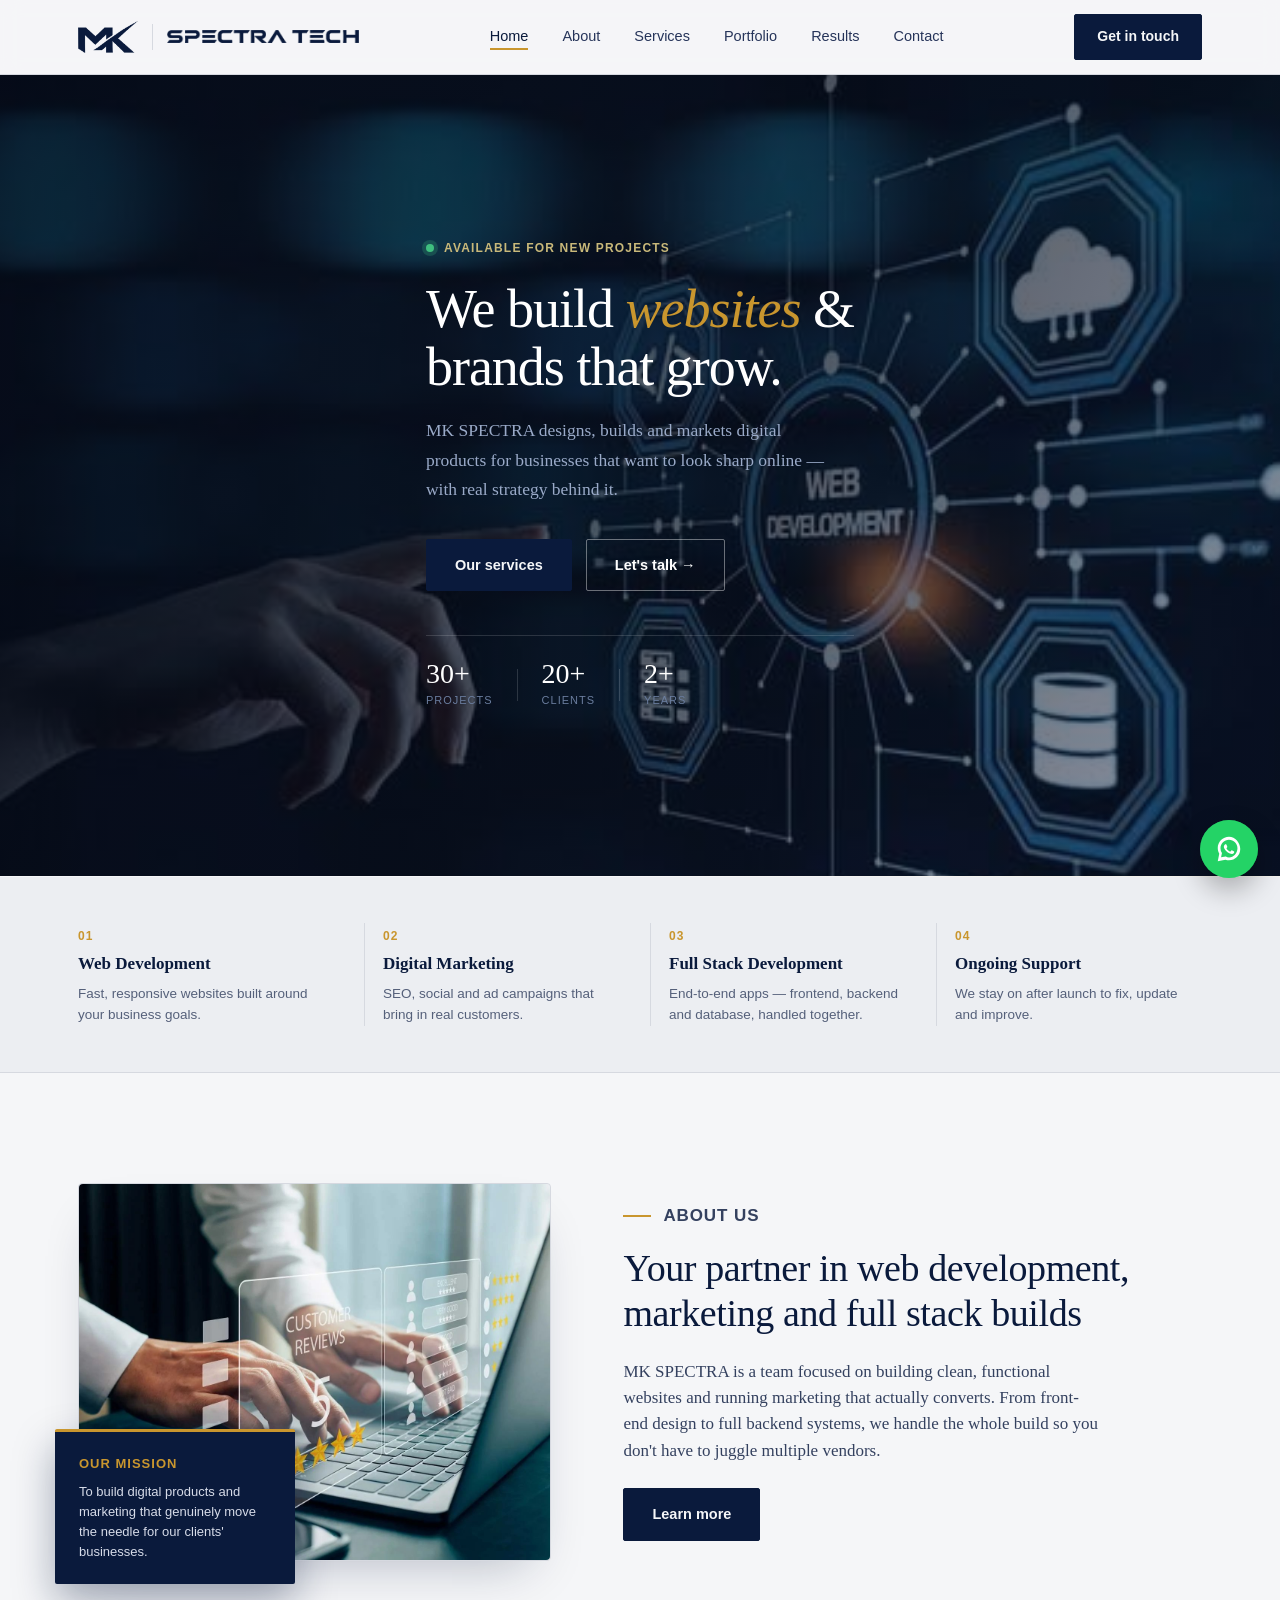
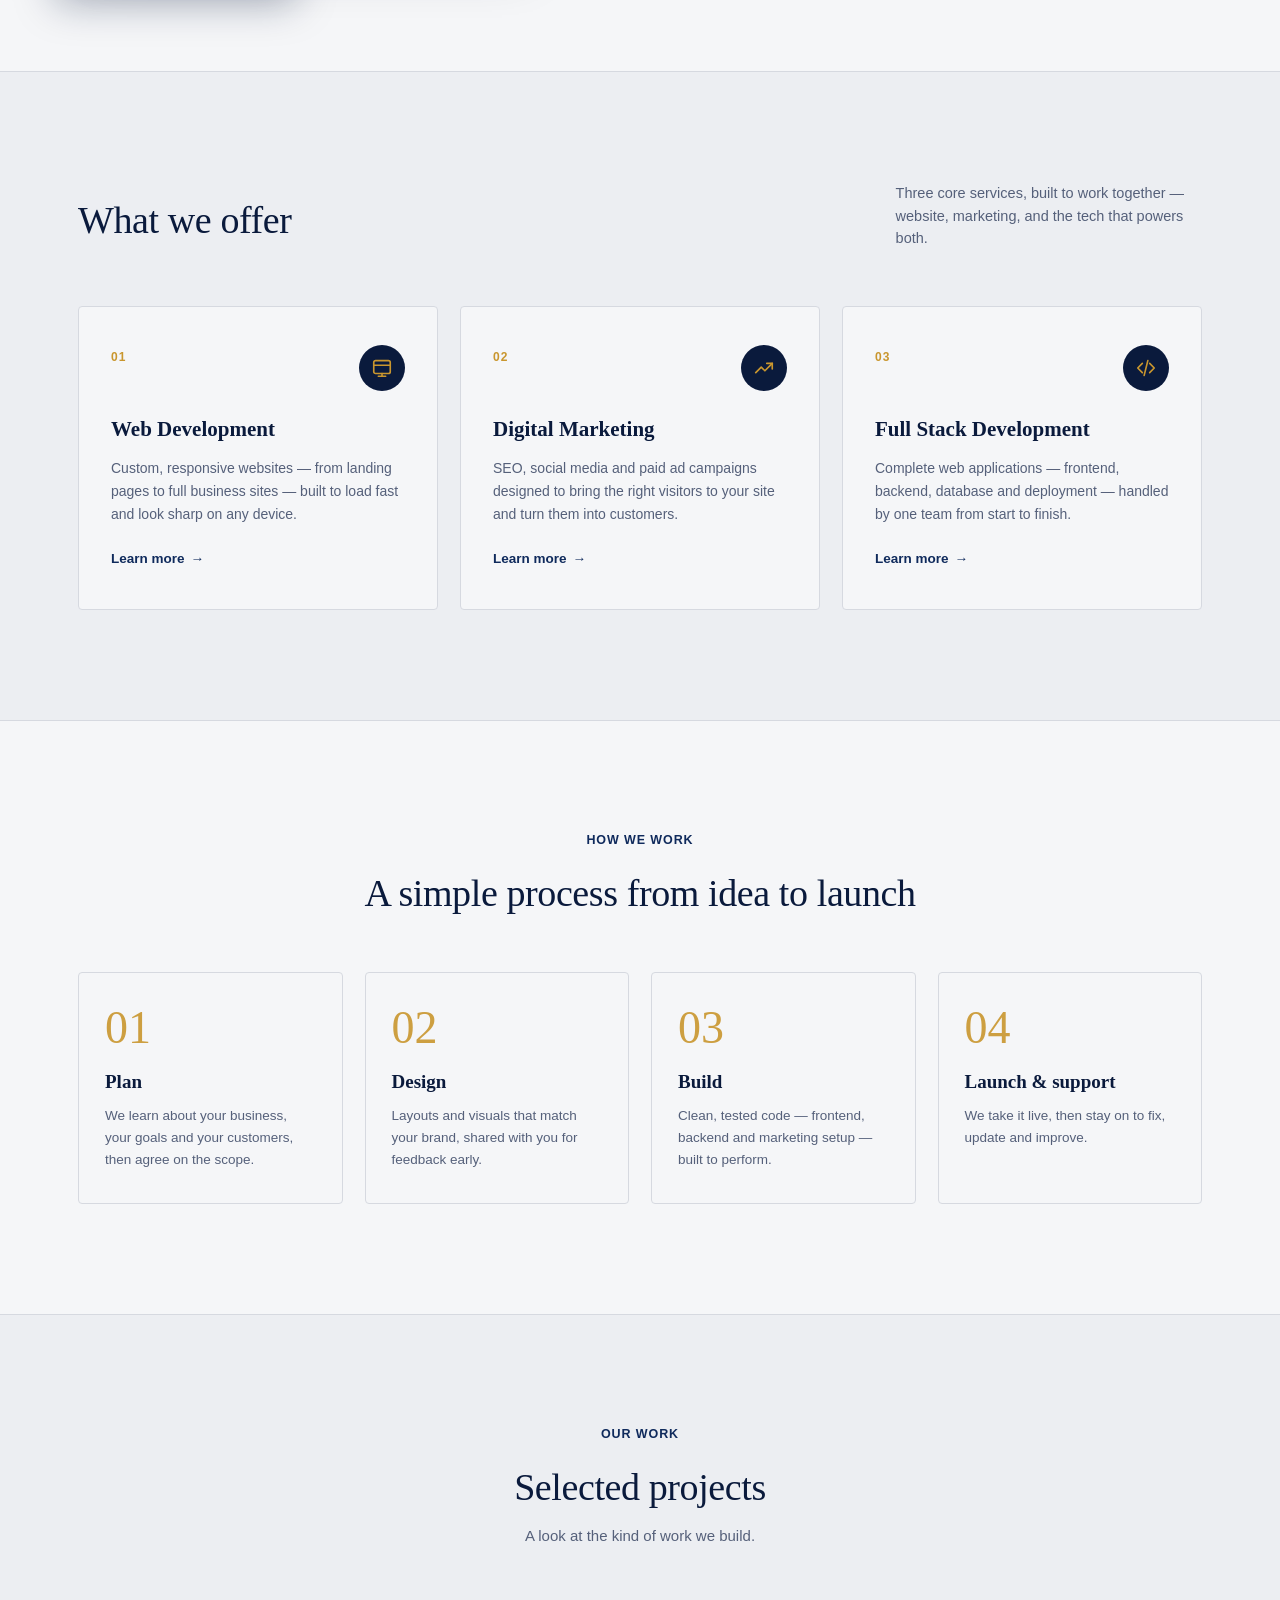
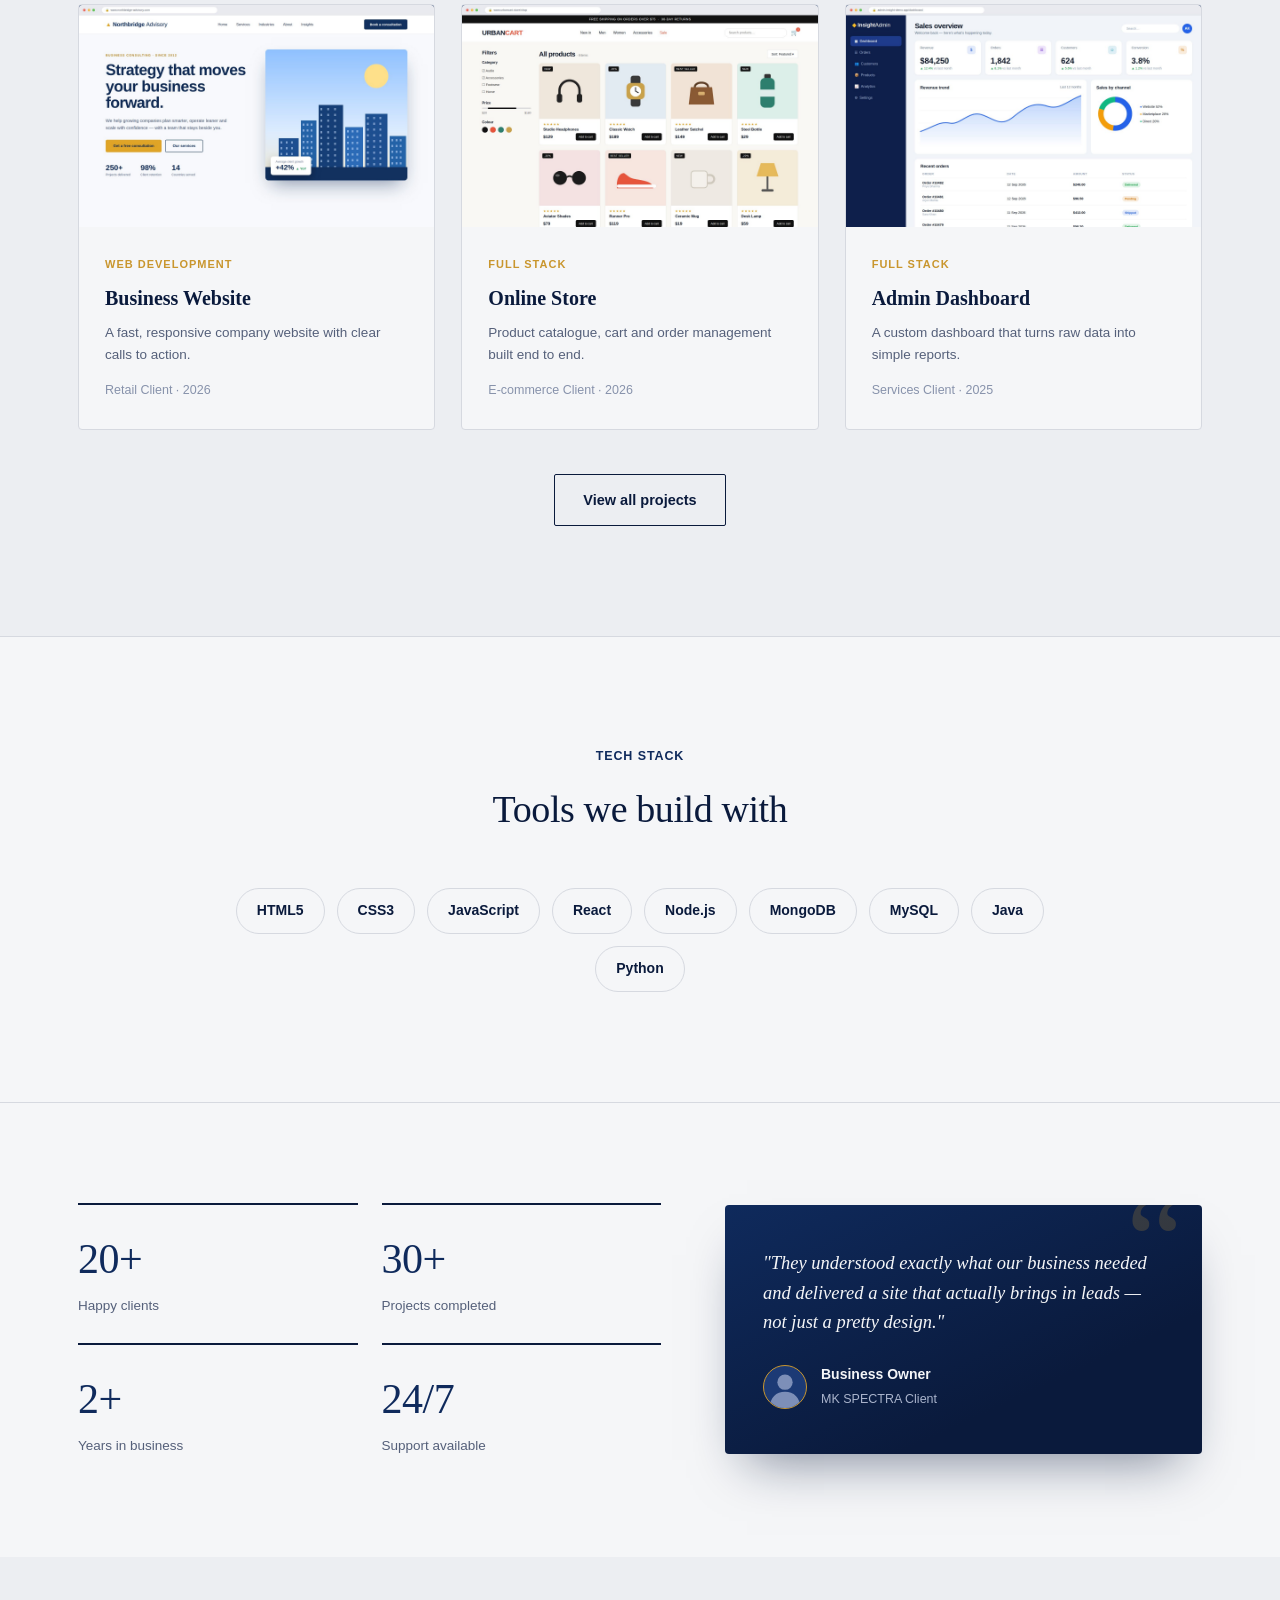
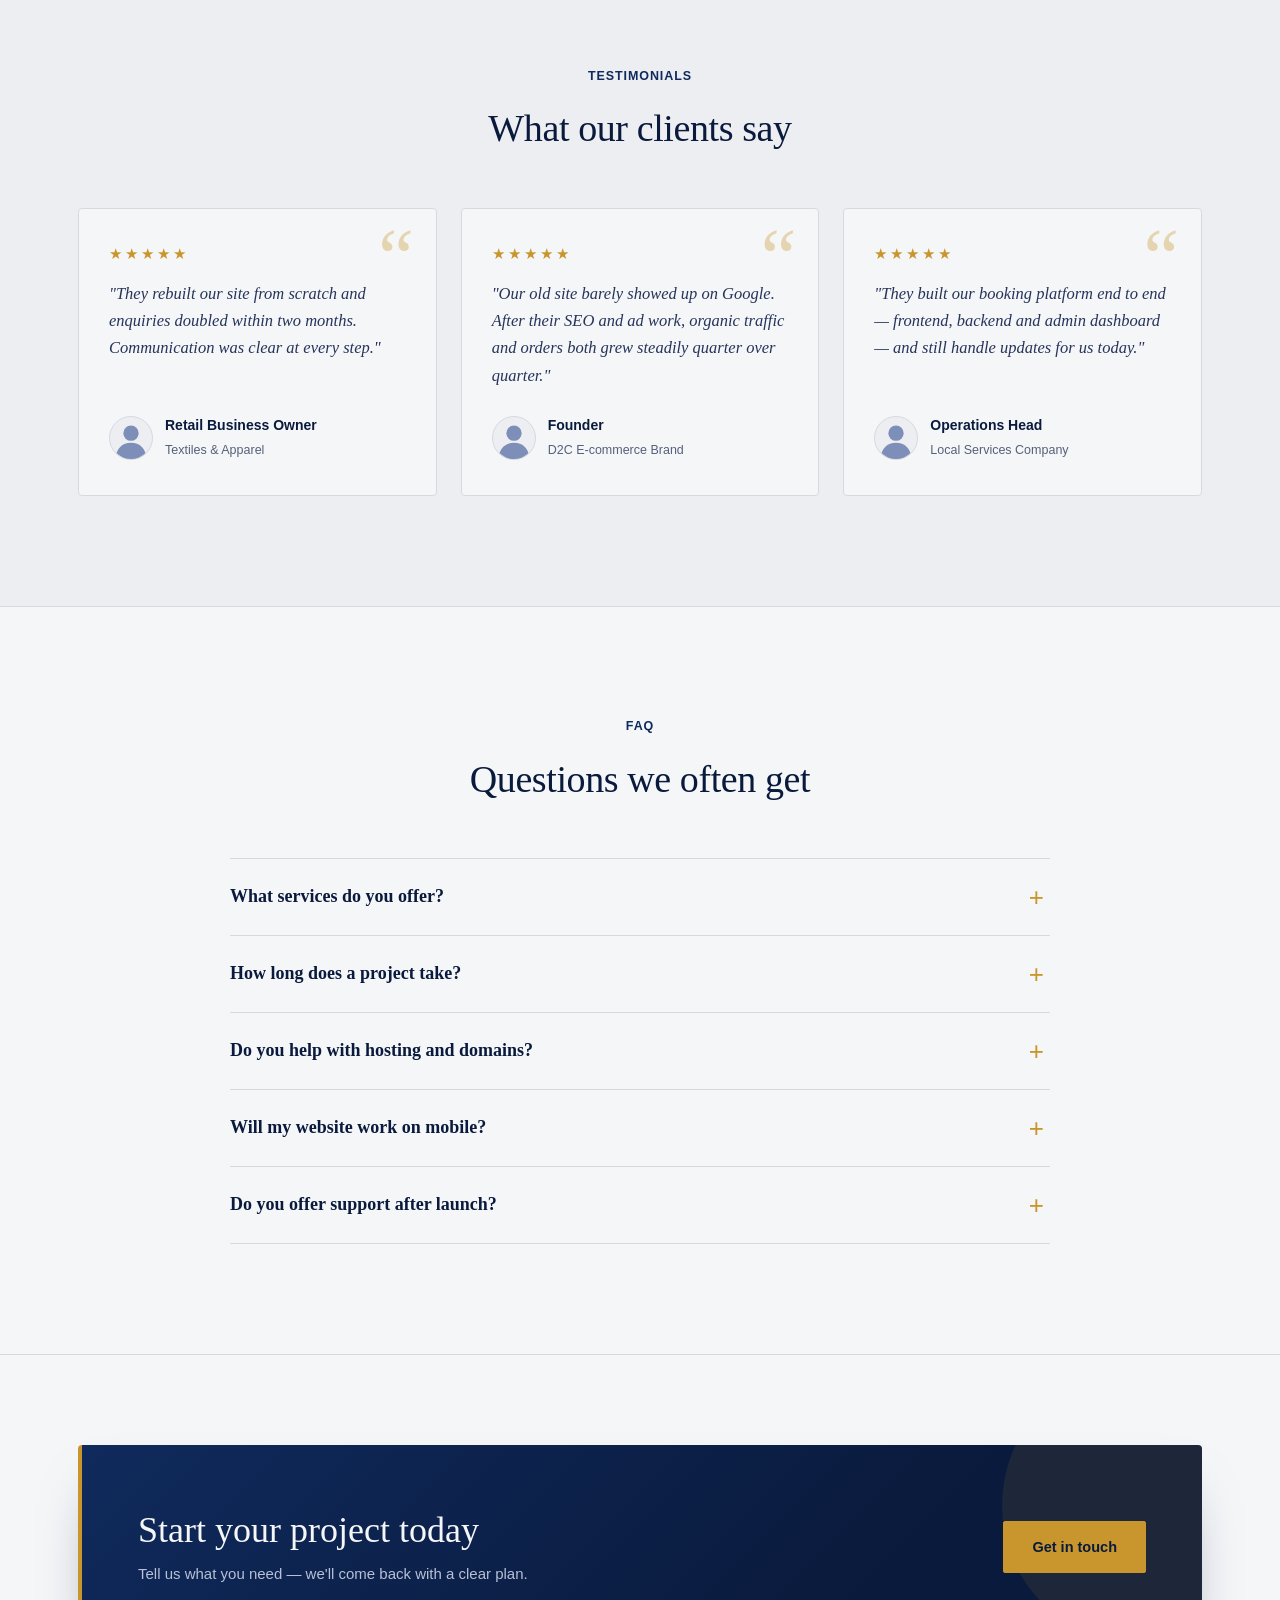
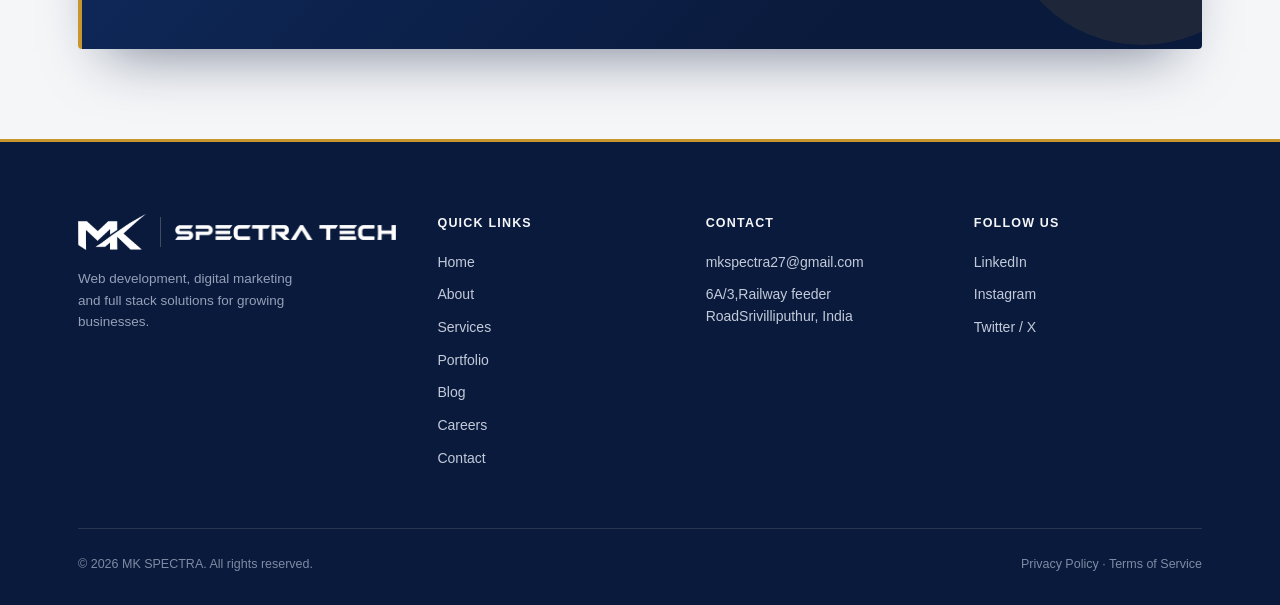
<file: mk-spectra-complete/website/index.html>
<!DOCTYPE html>
<html lang="en">
<head>
<meta charset="UTF-8">
<meta name="viewport" content="width=device-width, initial-scale=1, viewport-fit=cover">
<title>MK SPECTRA — Web Development, Digital Marketing & Full Stack</title>
<meta name="description" content="MK SPECTRA builds websites and runs digital marketing for growing businesses. Web development, SEO, social media, ads and full stack applications.">
<meta name="theme-color" content="#0a1a3c">
<link rel="canonical" href="https://www.example.com/">
<link rel="icon" href="assets/mk-dark.png">
<meta property="og:type" content="website">
<meta property="og:site_name" content="MK SPECTRA">
<meta property="og:title" content="MK SPECTRA — Web Development, Digital Marketing & Full Stack">
<meta property="og:description" content="MK SPECTRA builds websites and runs digital marketing for growing businesses. Web development, SEO, social media, ads and full stack applications.">
<meta property="og:url" content="https://www.example.com/">
<meta property="og:image" content="https://www.example.com/assets/og-image.png">
<meta name="twitter:card" content="summary_large_image">
<meta name="twitter:title" content="MK SPECTRA — Web Development, Digital Marketing & Full Stack">
<meta name="twitter:description" content="MK SPECTRA builds websites and runs digital marketing for growing businesses. Web development, SEO, social media, ads and full stack applications.">
<meta name="twitter:image" content="https://www.example.com/assets/og-image.png">
<script type="application/ld+json">
{"@context":"https://schema.org","@type":"Organization","name":"MK SPECTRA","url":"https://www.example.com","logo":"https://www.example.com/assets/mk-dark.png"}
</script>
<link rel="stylesheet" href="styles.css">
</head>
<body>
<a class="skip" href="#main">Skip to content</a>
<header id="siteHeader">
  <div class="wrap nav">
    <a class="brand" href="#top" aria-label="MK Spectra Tech — home">
      <img class="brand-mark" src="assets/mk-dark.png" alt="MK">
      <span class="brand-sep" aria-hidden="true"></span>
      <img class="brand-word" src="assets/wm-name-dark.png" alt="Spectra Tech">
    </a>
    <nav id="siteNav" aria-label="Main"><ul><li><a href="#top" class="active">Home</a></li><li><a href="#about">About</a></li><li><a href="#services">Services</a></li><li><a href="#portfolio">Portfolio</a></li><li><a href="#proof">Results</a></li><li><a href="contact.html">Contact</a></li></ul></nav>
    <a class="cta-btn" href="contact.html">Get in touch</a>
    <button class="menu-toggle" id="menuToggle" aria-label="Menu" aria-expanded="false" aria-controls="siteNav">&#9776;</button>
  </div>
</header>
<main id="main"><section class="hero hero-bg" id="top">
  <img class="hero-bg-img" src="assets/hero/hero-tech.jpg" alt="Web development workspace" fetchpriority="high">
  <div class="hero-bg-overlay" aria-hidden="true"></div>
  <div class="wrap hero-bg-content reveal">
    <div class="hero-badge-row">
      <span class="hero-dot"></span>
      <span class="sans" style="font-size:12px;font-weight:600;letter-spacing:1.2px;text-transform:uppercase;color:#c9b97a;">Available for new projects</span>
    </div>
    <h1>We build <span class="accent">websites</span> &amp;<br>brands that grow.</h1>
    <p class="lede">MK SPECTRA designs, builds and markets digital products for businesses that want to look sharp online — with real strategy behind it.</p>
    <div class="btn-row">
      <a class="btn solid" href="#services">Our services</a>
      <a class="btn ghost" href="contact.html">Let's talk <span class="arr">→</span></a>
    </div>
    <div class="hero-stats">
      <div class="hstat"><strong>30+</strong><span>Projects</span></div>
      <div class="hstat-div"></div>
      <div class="hstat"><strong>20+</strong><span>Clients</span></div>
      <div class="hstat-div"></div>
      <div class="hstat"><strong>2+</strong><span>Years</span></div>
    </div>
  </div>
</section>

<section class="strip">
  <div class="wrap strip-grid">
    <div class="strip-item reveal">
      <div><span class="strip-num sans">01</span><h4>Web Development</h4><p>Fast, responsive websites built around your business goals.</p></div>
    </div>
    <div class="strip-item reveal" data-d="1">
      <div><span class="strip-num sans">02</span><h4>Digital Marketing</h4><p>SEO, social and ad campaigns that bring in real customers.</p></div>
    </div>
    <div class="strip-item reveal" data-d="2">
      <div><span class="strip-num sans">03</span><h4>Full Stack Development</h4><p>End-to-end apps — frontend, backend and database, handled together.</p></div>
    </div>
    <div class="strip-item reveal" data-d="3">
      <div><span class="strip-num sans">04</span><h4>Ongoing Support</h4><p>We stay on after launch to fix, update and improve.</p></div>
    </div>
  </div>
</section>

<section class="about" id="about">
  <div class="wrap about-grid">
    <div class="about-visual reveal">
      <img class="art" src="assets/about/about-team.jpg" alt="Our team working with customer reviews and ratings on a laptop" width="1500" height="1000" loading="lazy">
      <div class="mission-card">
        <h5>Our mission</h5>
        <p>To build digital products and marketing that genuinely move the needle for our clients' businesses.</p>
      </div>
    </div>
    <div class="about-copy reveal" data-d="2">
      <p class="eyebrow sans">About us</p>
      <h2>Your partner in web development, marketing and full stack builds</h2>
      <p>MK SPECTRA is a team focused on building clean, functional websites and running marketing that actually converts. From front-end design to full backend systems, we handle the whole build so you don't have to juggle multiple vendors.</p>
      <a class="btn solid" href="services.html" style="display:inline-block;margin-top:8px;">Learn more</a>
    </div>
  </div>
</section>

<section class="services" id="services">
  <div class="wrap">
    <div class="services-head reveal">
      <h2>What we offer</h2>
      <p class="sans">Three core services, built to work together — website, marketing, and the tech that powers both.</p>
    </div>
    <div class="services-grid">
      <div class="service-card reveal">
        <div class="svc-top"><p class="svc-index sans">01</p>
          <div class="svc-icon" aria-hidden="true"><svg viewBox="0 0 24 24" fill="none" stroke="currentColor" stroke-width="1.8" stroke-linecap="round" stroke-linejoin="round"><rect x="3" y="4" width="18" height="14" rx="2"/><path d="M3 9h18M8 21h8M12 18v3"/></svg></div></div>
        <h3>Web Development</h3>
        <p>Custom, responsive websites — from landing pages to full business sites — built to load fast and look sharp on any device.</p>
        <a class="learn" href="services.html#web">Learn more <span>→</span></a>
      </div>
      <div class="service-card reveal" data-d="1">
        <div class="svc-top"><p class="svc-index sans">02</p>
          <div class="svc-icon" aria-hidden="true"><svg viewBox="0 0 24 24" fill="none" stroke="currentColor" stroke-width="1.8" stroke-linecap="round" stroke-linejoin="round"><path d="M3 17l6-6 4 4 8-8"/><path d="M15 7h6v6"/></svg></div></div>
        <h3>Digital Marketing</h3>
        <p>SEO, social media and paid ad campaigns designed to bring the right visitors to your site and turn them into customers.</p>
        <a class="learn" href="services.html#marketing">Learn more <span>→</span></a>
      </div>
      <div class="service-card reveal" data-d="2">
        <div class="svc-top"><p class="svc-index sans">03</p>
          <div class="svc-icon" aria-hidden="true"><svg viewBox="0 0 24 24" fill="none" stroke="currentColor" stroke-width="1.8" stroke-linecap="round" stroke-linejoin="round"><path d="M8 7l-5 5 5 5M16 7l5 5-5 5M14 4l-4 16"/></svg></div></div>
        <h3>Full Stack Development</h3>
        <p>Complete web applications — frontend, backend, database and deployment — handled by one team from start to finish.</p>
        <a class="learn" href="services.html#fullstack">Learn more <span>→</span></a>
      </div>
    </div>
  </div>
</section>

<section class="sec" id="process">
  <div class="wrap">
    <div class="center-head reveal">
      <p class="eyebrow sans">How we work</p>
      <h2 class="title">A simple process from idea to launch</h2>
    </div>
    <div class="process-grid">
      <div class="step reveal"><div class="num">01</div><h3>Plan</h3><p>We learn about your business, your goals and your customers, then agree on the scope.</p></div>
      <div class="step reveal" data-d="1"><div class="num">02</div><h3>Design</h3><p>Layouts and visuals that match your brand, shared with you for feedback early.</p></div>
      <div class="step reveal" data-d="2"><div class="num">03</div><h3>Build</h3><p>Clean, tested code — frontend, backend and marketing setup — built to perform.</p></div>
      <div class="step reveal" data-d="3"><div class="num">04</div><h3>Launch &amp; support</h3><p>We take it live, then stay on to fix, update and improve.</p></div>
    </div>
  </div>
</section>
<section class="sec alt" id="portfolio">
  <div class="wrap">
    <div class="center-head reveal">
      <p class="eyebrow sans">Our work</p>
      <h2 class="title">Selected projects</h2>
      <p class="sub">A look at the kind of work we build.</p>
    </div>
    <div class="port-grid"><article class="port-card reveal" data-d="0" data-cat="web">
        <div class="thumb"><svg viewBox="0 0 320 200" preserveAspectRatio="xMidYMid slice" role="img" aria-hidden="true"><rect width="320" height="200" fill="#0f2a5c"/><rect width="320" height="200" fill="#000" opacity=".12"/><rect x="34" y="26" width="252" height="156" rx="7" fill="#f5f6f8"/><path d="M34 33a7 7 0 0 1 7-7h238a7 7 0 0 1 7 7v14H34z" fill="#dfe4ee"/>
        <circle cx="46" cy="36" r="3" fill="#e0665a"/><circle cx="56" cy="36" r="3" fill="#e2b455"/><circle cx="66" cy="36" r="3" fill="#5bbf85"/>
        <rect x="48" y="62" width="90" height="8" rx="4" fill="#0a1a3c"/><rect x="48" y="76" width="70" height="8" rx="4" fill="#0a1a3c"/><rect x="48" y="94" width="100" height="4" rx="2" fill="#aeb6c8"/><rect x="48" y="104" width="84" height="4" rx="2" fill="#aeb6c8"/>
        <rect x="48" y="120" width="44" height="14" rx="2" fill="#c9962e"/><rect x="170" y="60" width="102" height="74" rx="5" fill="#0f2a5c"/><path d="M170 118l28-24 22 15 24-28 28 24v29H170z" fill="#1c3a75"/><circle cx="250" cy="76" r="8" fill="#c9962e"/>
        <rect x="48" y="146" width="70" height="22" rx="4" fill="#e9ecf3"/><rect x="126" y="146" width="70" height="22" rx="4" fill="#e9ecf3"/><rect x="204" y="146" width="68" height="22" rx="4" fill="#e9ecf3"/></svg><img class="shot" src="assets/portfolio/project-1.jpg" alt="Business Website — project screenshot" loading="lazy" onerror="this.remove()"></div>
        <div class="port-body"><span class="tag-chip">Web Development</span><h3>Business Website</h3><p>A fast, responsive company website with clear calls to action.</p><p class="meta">Retail Client &middot; 2026</p></div>
      </article><article class="port-card reveal" data-d="1" data-cat="fullstack">
        <div class="thumb"><svg viewBox="0 0 320 200" preserveAspectRatio="xMidYMid slice" role="img" aria-hidden="true"><rect width="320" height="200" fill="#0f2a5c"/><rect width="320" height="200" fill="#000" opacity=".12"/><rect x="34" y="16" width="252" height="16" rx="8" fill="#f5f6f8" opacity=".9"/><circle cx="270" cy="24" r="6" fill="#c9962e"/><rect x="34" y="42" width="76" height="58" rx="5" fill="#f5f6f8"/><rect x="42" y="50" width="60" height="30" rx="3" fill="#c9962e" opacity=".9"/><rect x="42" y="86" width="38" height="4" rx="2" fill="#0a1a3c"/><rect x="34" y="110" width="76" height="58" rx="5" fill="#f5f6f8"/><rect x="42" y="118" width="60" height="30" rx="3" fill="#1c3a75" opacity=".9"/><rect x="42" y="154" width="38" height="4" rx="2" fill="#0a1a3c"/><rect x="122" y="42" width="76" height="58" rx="5" fill="#f5f6f8"/><rect x="130" y="50" width="60" height="30" rx="3" fill="#1c3a75" opacity=".9"/><rect x="130" y="86" width="38" height="4" rx="2" fill="#0a1a3c"/><rect x="122" y="110" width="76" height="58" rx="5" fill="#f5f6f8"/><rect x="130" y="118" width="60" height="30" rx="3" fill="#c9962e" opacity=".9"/><rect x="130" y="154" width="38" height="4" rx="2" fill="#0a1a3c"/><rect x="210" y="42" width="76" height="58" rx="5" fill="#f5f6f8"/><rect x="218" y="50" width="60" height="30" rx="3" fill="#c9962e" opacity=".9"/><rect x="218" y="86" width="38" height="4" rx="2" fill="#0a1a3c"/><rect x="210" y="110" width="76" height="58" rx="5" fill="#f5f6f8"/><rect x="218" y="118" width="60" height="30" rx="3" fill="#1c3a75" opacity=".9"/><rect x="218" y="154" width="38" height="4" rx="2" fill="#0a1a3c"/></svg><img class="shot" src="assets/portfolio/project-2.jpg" alt="Online Store — project screenshot" loading="lazy" onerror="this.remove()"></div>
        <div class="port-body"><span class="tag-chip">Full Stack</span><h3>Online Store</h3><p>Product catalogue, cart and order management built end to end.</p><p class="meta">E-commerce Client &middot; 2026</p></div>
      </article><article class="port-card reveal" data-d="2" data-cat="fullstack">
        <div class="thumb"><svg viewBox="0 0 320 200" preserveAspectRatio="xMidYMid slice" role="img" aria-hidden="true"><rect width="320" height="200" fill="#0f2a5c"/><rect width="320" height="200" fill="#000" opacity=".12"/><rect x="34" y="24" width="252" height="152" rx="7" fill="#0a1a3c"/><rect x="48" y="38" width="70" height="8" rx="4" fill="#c9962e"/><rect x="62" y="120" width="20" height="30" rx="3" fill="#f5f6f8" opacity="0.85"/><rect x="96" y="98" width="20" height="52" rx="3" fill="#f5f6f8" opacity="0.85"/><rect x="130" y="106" width="20" height="44" rx="3" fill="#f5f6f8" opacity="0.85"/><rect x="164" y="80" width="20" height="70" rx="3" fill="#f5f6f8" opacity="0.85"/><rect x="198" y="62" width="20" height="88" rx="3" fill="#f5f6f8" opacity="0.85"/><rect x="232" y="46" width="20" height="104" rx="3" fill="#c9962e" opacity="1"/><path d="M62 120L96 100 130 108 164 80 198 88 232 56" fill="none" stroke="#5bbf85" stroke-width="3" stroke-linecap="round" stroke-linejoin="round"/><line x1="48" y1="152" x2="272" y2="152" stroke="#fff" opacity=".25"/></svg><img class="shot" src="assets/portfolio/project-3.jpg" alt="Admin Dashboard — project screenshot" loading="lazy" onerror="this.remove()"></div>
        <div class="port-body"><span class="tag-chip">Full Stack</span><h3>Admin Dashboard</h3><p>A custom dashboard that turns raw data into simple reports.</p><p class="meta">Services Client &middot; 2025</p></div>
      </article></div>
    <div class="more-row"><a class="btn outline" href="portfolio.html">View all projects</a></div>
  </div>
</section>
<section class="sec" id="tech">
  <div class="wrap">
    <div class="center-head reveal">
      <p class="eyebrow sans">Tech stack</p>
      <h2 class="title">Tools we build with</h2>
    </div>
    <div class="tech-wrap reveal"><span class="chip">HTML5</span><span class="chip">CSS3</span><span class="chip">JavaScript</span><span class="chip">React</span><span class="chip">Node.js</span><span class="chip">MongoDB</span><span class="chip">MySQL</span><span class="chip">Java</span><span class="chip">Python</span></div>
  </div>
</section>
<section class="proof" id="proof">
  <div class="wrap proof-grid">
    <div class="stats-row">
      <div class="stat reveal"><h3>20+</h3><p class="sans">Happy clients</p></div>
      <div class="stat reveal" data-d="1"><h3>30+</h3><p class="sans">Projects completed</p></div>
      <div class="stat reveal" data-d="2"><h3>2+</h3><p class="sans">Years in business</p></div>
      <div class="stat reveal" data-d="3"><h3>24/7</h3><p class="sans">Support available</p></div>
    </div>
    <div class="quote reveal" data-d="2">
      <p class="qtext">"They understood exactly what our business needed and delivered a site that actually brings in leads — not just a pretty design."</p>
      <div class="who">
        <div class="who-avatar"><svg viewBox="0 0 44 44" aria-hidden="true"><circle cx="22" cy="17" r="8" fill="#7d8fb8"/><path d="M6 44c0-11 7-17 16-17s16 6 16 17z" fill="#7d8fb8"/></svg></div>
        <div><strong>Business Owner</strong><span>MK SPECTRA Client</span></div>
      </div>
    </div>
  </div>
</section>

<section class="sec alt" id="testimonials">
  <div class="wrap">
    <div class="center-head reveal">
      <p class="eyebrow sans">Testimonials</p>
      <h2 class="title">What our clients say</h2>
    </div>
    <div class="test-grid"><div class="test-card reveal" data-d="0">
        <div><div class="stars" aria-label="5 stars">&#9733;&#9733;&#9733;&#9733;&#9733;</div>
        <p class="t">"They rebuilt our site from scratch and enquiries doubled within two months. Communication was clear at every step."</p></div>
        <div class="who"><div class="who-avatar"><svg viewBox="0 0 44 44" aria-hidden="true"><circle cx="22" cy="17" r="8" fill="#7d8fb8"/><path d="M6 44c0-11 7-17 16-17s16 6 16 17z" fill="#7d8fb8"/></svg></div><div><strong>Retail Business Owner</strong><span>Textiles &amp; Apparel</span></div></div>
      </div><div class="test-card reveal" data-d="1">
        <div><div class="stars" aria-label="5 stars">&#9733;&#9733;&#9733;&#9733;&#9733;</div>
        <p class="t">"Our old site barely showed up on Google. After their SEO and ad work, organic traffic and orders both grew steadily quarter over quarter."</p></div>
        <div class="who"><div class="who-avatar"><svg viewBox="0 0 44 44" aria-hidden="true"><circle cx="22" cy="17" r="8" fill="#7d8fb8"/><path d="M6 44c0-11 7-17 16-17s16 6 16 17z" fill="#7d8fb8"/></svg></div><div><strong>Founder</strong><span>D2C E-commerce Brand</span></div></div>
      </div><div class="test-card reveal" data-d="2">
        <div><div class="stars" aria-label="5 stars">&#9733;&#9733;&#9733;&#9733;&#9733;</div>
        <p class="t">"They built our booking platform end to end — frontend, backend and admin dashboard — and still handle updates for us today."</p></div>
        <div class="who"><div class="who-avatar"><svg viewBox="0 0 44 44" aria-hidden="true"><circle cx="22" cy="17" r="8" fill="#7d8fb8"/><path d="M6 44c0-11 7-17 16-17s16 6 16 17z" fill="#7d8fb8"/></svg></div><div><strong>Operations Head</strong><span>Local Services Company</span></div></div>
      </div></div>
  </div>
</section>
<section class="sec" id="faq">
  <div class="wrap">
    <div class="center-head reveal">
      <p class="eyebrow sans">FAQ</p>
      <h2 class="title">Questions we often get</h2>
    </div>
    <div class="faq-list reveal"><details><summary>What services do you offer?</summary><p>We build websites and web applications, run digital marketing (SEO, social media and paid ads), and handle full stack development from frontend to database.</p></details><details><summary>How long does a project take?</summary><p>It depends on the size of the project. After our first conversation we share a clear schedule so you know what to expect.</p></details><details><summary>Do you help with hosting and domains?</summary><p>Yes. We can help you choose and set up hosting and a domain name, or work with the ones you already have.</p></details><details><summary>Will my website work on mobile?</summary><p>Yes. Every site we build is responsive, so it looks and works well on phones, tablets and desktops.</p></details><details><summary>Do you offer support after launch?</summary><p>Yes. We stay on after launch to fix issues, make updates and keep improving your site.</p></details></div>
  </div>
</section>
<section class="cta-sec">
  <div class="wrap">
    <div class="cta-card reveal">
      <div>
        <h2>Start your project today</h2>
        <p>Tell us what you need — we'll come back with a clear plan.</p>
      </div>
      <a class="btn solid" href="contact.html">Get in touch</a>
    </div>
  </div>
</section>
</main>
<footer id="contact">
  <div class="wrap">
    <div class="footer-grid">
      <div>
        <div class="foot-brand">
          <img class="brand-mark" src="assets/mk-light.png" alt="MK">
          <span class="brand-sep" aria-hidden="true"></span>
          <img class="brand-word" style="height:15px" src="assets/wm-name-light.png" alt="Spectra Tech">
        </div>
        <p class="tag">Web development, digital marketing and full stack solutions for growing businesses.</p>
      </div>
      <div>
        <h5>Quick links</h5>
        <ul>
          <li><a href="index.html">Home</a></li>
          <li><a href="index.html#about">About</a></li>
          <li><a href="services.html">Services</a></li>
          <li><a href="portfolio.html">Portfolio</a></li>
          <li><a href="blog.html">Blog</a></li>
          <li><a href="careers.html">Careers</a></li>
          <li><a href="contact.html">Contact</a></li>
        </ul>
      </div>
      <div>
        <h5>Contact</h5>
        <ul>
          <li><a href="mailto:mkspectra27@gmail.com">mkspectra27@gmail.com</a></li>
          <li>6A/3,Railway feeder RoadSrivilliputhur, India</li>
        </ul>
      </div>
      <div>
        <h5>Follow us</h5>
        <ul>
          <li><a href="#">LinkedIn</a></li>
          <li><a href="#">Instagram</a></li>
          <li><a href="#">Twitter / X</a></li>
        </ul>
      </div>
    </div>
    <div class="bottom-bar">
      <span>&copy; 2026 MK SPECTRA. All rights reserved.</span>
      <span><a href="privacy.html">Privacy Policy</a> &middot; <a href="terms.html">Terms of Service</a></span>
    </div>
  </div>
</footer>
<script src="script.js"></script>
</body>
</html>
</file>
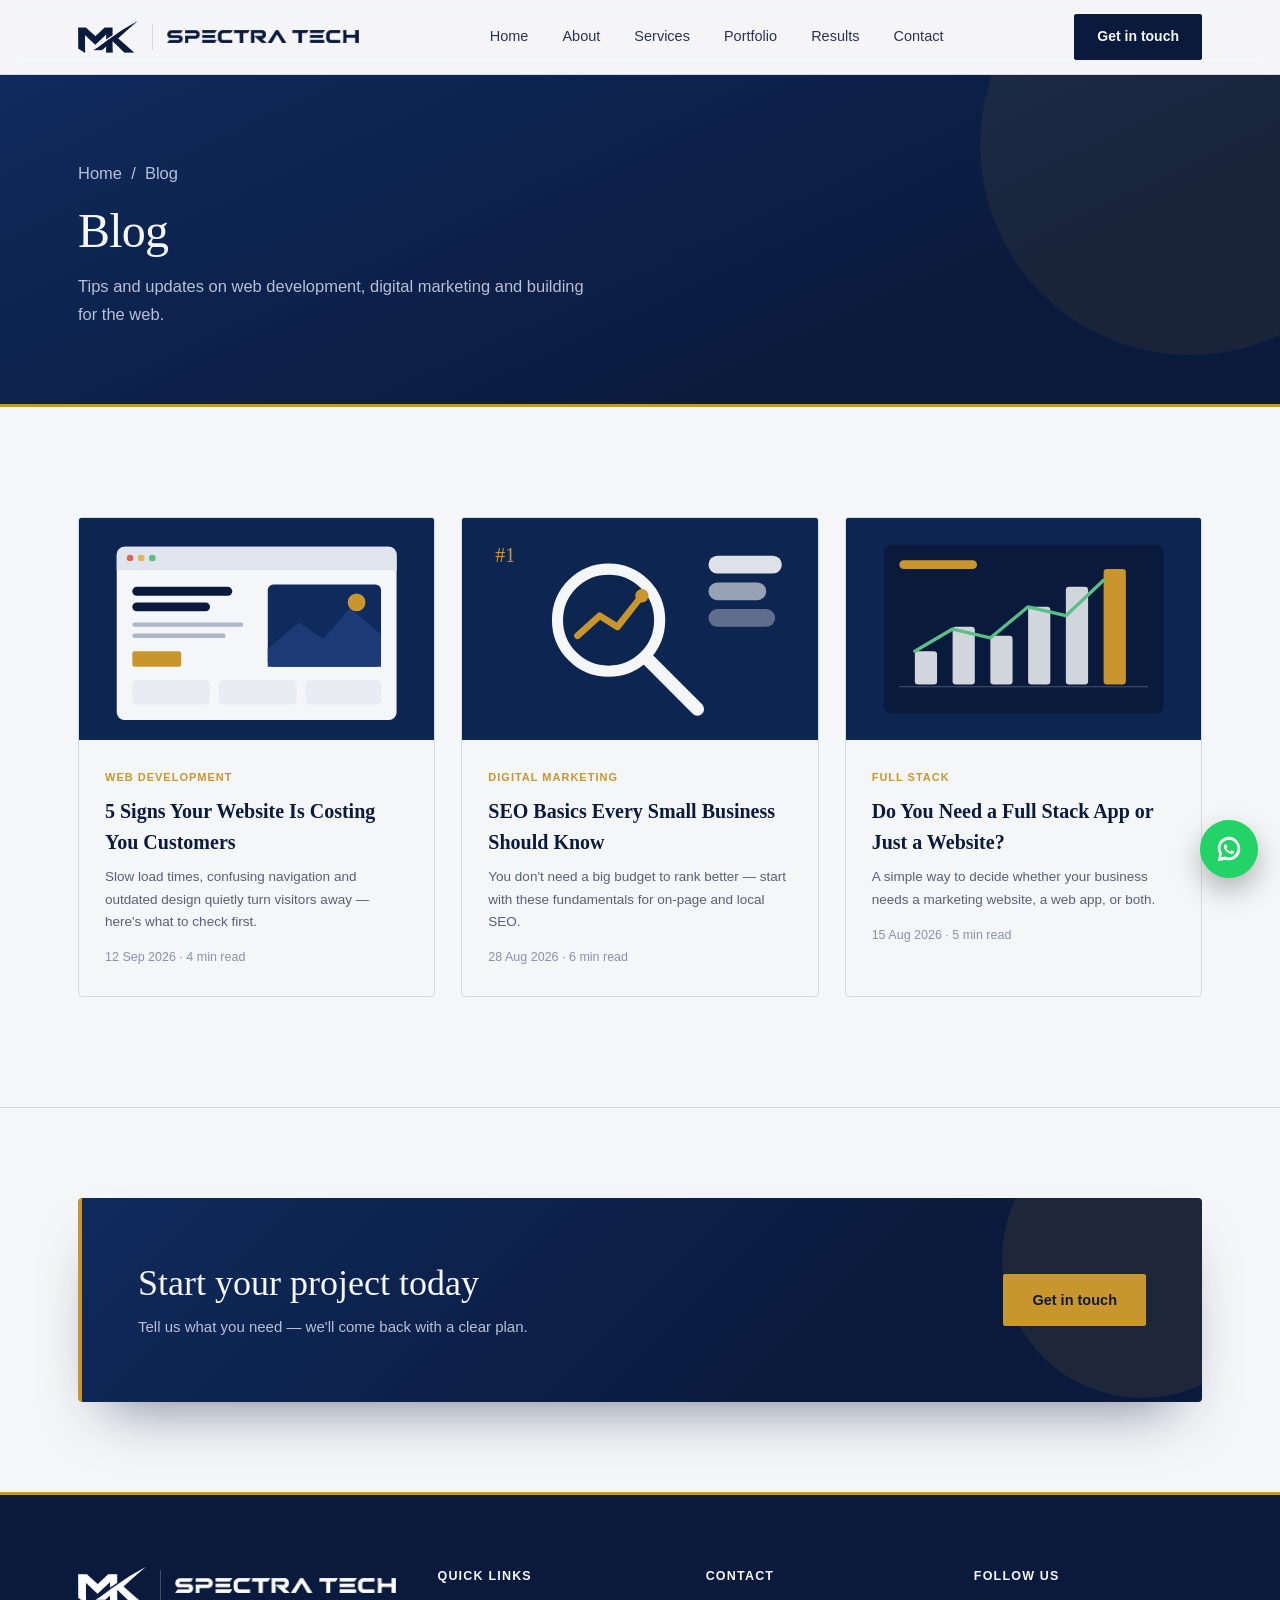
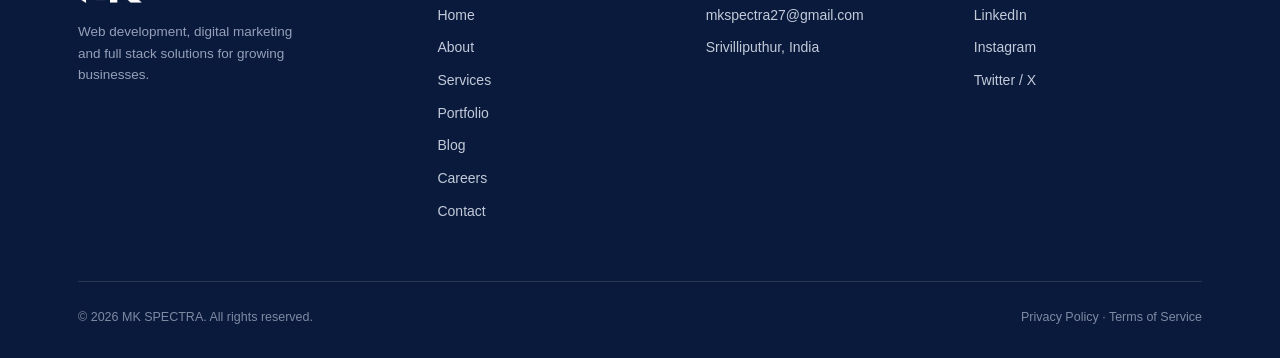
<file: mk-spectra-complete/website/blog.html>
<!DOCTYPE html>
<html lang="en">
<head>
<meta charset="UTF-8">
<meta name="viewport" content="width=device-width, initial-scale=1, viewport-fit=cover">
<title>Blog — MK SPECTRA</title>
<meta name="description" content="Articles and updates from MK SPECTRA on web development, digital marketing and full stack development.">
<meta name="theme-color" content="#0a1a3c">
<link rel="canonical" href="https://www.example.com/blog.html">
<link rel="icon" href="assets/mk-dark.png">
<meta property="og:type" content="website">
<meta property="og:site_name" content="MK SPECTRA">
<meta property="og:title" content="Blog — MK SPECTRA">
<meta property="og:description" content="Articles and updates from MK SPECTRA on web development, digital marketing and full stack development.">
<meta property="og:url" content="https://www.example.com/blog.html">
<meta property="og:image" content="https://www.example.com/assets/og-image.png">
<meta name="twitter:card" content="summary_large_image">
<meta name="twitter:title" content="Blog — MK SPECTRA">
<meta name="twitter:description" content="Articles and updates from MK SPECTRA on web development, digital marketing and full stack development.">
<meta name="twitter:image" content="https://www.example.com/assets/og-image.png">
<script type="application/ld+json">
{"@context":"https://schema.org","@type":"Organization","name":"MK SPECTRA","url":"https://www.example.com","logo":"https://www.example.com/assets/mk-dark.png"}
</script>
<link rel="stylesheet" href="styles.css">
</head>
<body>
<a class="skip" href="#main">Skip to content</a>
<header id="siteHeader">
  <div class="wrap nav">
    <a class="brand" href="index.html" aria-label="MK Spectra Tech — home">
      <img class="brand-mark" src="assets/mk-dark.png" alt="MK">
      <span class="brand-sep" aria-hidden="true"></span>
      <img class="brand-word" src="assets/wm-name-dark.png" alt="Spectra Tech">
    </a>
    <nav id="siteNav" aria-label="Main"><ul><li><a href="index.html#top">Home</a></li><li><a href="index.html#about">About</a></li><li><a href="services.html">Services</a></li><li><a href="portfolio.html">Portfolio</a></li><li><a href="index.html#proof">Results</a></li><li><a href="contact.html">Contact</a></li></ul></nav>
    <a class="cta-btn" href="contact.html">Get in touch</a>
    <button class="menu-toggle" id="menuToggle" aria-label="Menu" aria-expanded="false" aria-controls="siteNav">&#9776;</button>
  </div>
</header>
<main id="main"><section class="page-hero">
  <div class="wrap">
    <p class="crumbs"><a href="index.html">Home</a> &nbsp;/&nbsp; Blog</p>
    <h1>Blog</h1>
    <p>Tips and updates on web development, digital marketing and building for the web.</p>
  </div>
</section>
<section class="sec"><div class="wrap"><div class="port-grid"><article class="port-card reveal" data-d="0"><div class="thumb"><svg viewBox="0 0 320 200" preserveAspectRatio="xMidYMid slice" role="img" aria-hidden="true"><rect width="320" height="200" fill="#0f2a5c"/><rect width="320" height="200" fill="#000" opacity=".12"/><rect x="34" y="26" width="252" height="156" rx="7" fill="#f5f6f8"/><path d="M34 33a7 7 0 0 1 7-7h238a7 7 0 0 1 7 7v14H34z" fill="#dfe4ee"/>
        <circle cx="46" cy="36" r="3" fill="#e0665a"/><circle cx="56" cy="36" r="3" fill="#e2b455"/><circle cx="66" cy="36" r="3" fill="#5bbf85"/>
        <rect x="48" y="62" width="90" height="8" rx="4" fill="#0a1a3c"/><rect x="48" y="76" width="70" height="8" rx="4" fill="#0a1a3c"/><rect x="48" y="94" width="100" height="4" rx="2" fill="#aeb6c8"/><rect x="48" y="104" width="84" height="4" rx="2" fill="#aeb6c8"/>
        <rect x="48" y="120" width="44" height="14" rx="2" fill="#c9962e"/><rect x="170" y="60" width="102" height="74" rx="5" fill="#0f2a5c"/><path d="M170 118l28-24 22 15 24-28 28 24v29H170z" fill="#1c3a75"/><circle cx="250" cy="76" r="8" fill="#c9962e"/>
        <rect x="48" y="146" width="70" height="22" rx="4" fill="#e9ecf3"/><rect x="126" y="146" width="70" height="22" rx="4" fill="#e9ecf3"/><rect x="204" y="146" width="68" height="22" rx="4" fill="#e9ecf3"/></svg></div>
      <div class="port-body"><span class="tag-chip">Web Development</span><h3>5 Signs Your Website Is Costing You Customers</h3><p>Slow load times, confusing navigation and outdated design quietly turn visitors away — here's what to check first.</p><p class="meta">12 Sep 2026 &middot; 4 min read</p></div></article><article class="port-card reveal" data-d="1"><div class="thumb"><svg viewBox="0 0 320 200" preserveAspectRatio="xMidYMid slice" role="img" aria-hidden="true"><rect width="320" height="200" fill="#0f2a5c"/><rect width="320" height="200" fill="#000" opacity=".12"/><circle cx="132" cy="92" r="46" fill="none" stroke="#f5f6f8" stroke-width="10"/><line x1="166" y1="126" x2="212" y2="172" stroke="#f5f6f8" stroke-width="12" stroke-linecap="round"/>
        <path d="M104 106L124 88 140 98 162 70" fill="none" stroke="#c9962e" stroke-width="6" stroke-linecap="round" stroke-linejoin="round"/><circle cx="162" cy="70" r="6" fill="#c9962e"/>
        <rect x="222" y="34" width="66" height="16" rx="8" fill="#f5f6f8" opacity=".9"/><rect x="222" y="58" width="52" height="16" rx="8" fill="#f5f6f8" opacity=".6"/><rect x="222" y="82" width="60" height="16" rx="8" fill="#f5f6f8" opacity=".35"/>
        <text x="30" y="40" font-family="Georgia,serif" font-size="18" fill="#c9962e">#1</text></svg></div>
      <div class="port-body"><span class="tag-chip">Digital Marketing</span><h3>SEO Basics Every Small Business Should Know</h3><p>You don't need a big budget to rank better — start with these fundamentals for on-page and local SEO.</p><p class="meta">28 Aug 2026 &middot; 6 min read</p></div></article><article class="port-card reveal" data-d="2"><div class="thumb"><svg viewBox="0 0 320 200" preserveAspectRatio="xMidYMid slice" role="img" aria-hidden="true"><rect width="320" height="200" fill="#0f2a5c"/><rect width="320" height="200" fill="#000" opacity=".12"/><rect x="34" y="24" width="252" height="152" rx="7" fill="#0a1a3c"/><rect x="48" y="38" width="70" height="8" rx="4" fill="#c9962e"/><rect x="62" y="120" width="20" height="30" rx="3" fill="#f5f6f8" opacity="0.85"/><rect x="96" y="98" width="20" height="52" rx="3" fill="#f5f6f8" opacity="0.85"/><rect x="130" y="106" width="20" height="44" rx="3" fill="#f5f6f8" opacity="0.85"/><rect x="164" y="80" width="20" height="70" rx="3" fill="#f5f6f8" opacity="0.85"/><rect x="198" y="62" width="20" height="88" rx="3" fill="#f5f6f8" opacity="0.85"/><rect x="232" y="46" width="20" height="104" rx="3" fill="#c9962e" opacity="1"/><path d="M62 120L96 100 130 108 164 80 198 88 232 56" fill="none" stroke="#5bbf85" stroke-width="3" stroke-linecap="round" stroke-linejoin="round"/><line x1="48" y1="152" x2="272" y2="152" stroke="#fff" opacity=".25"/></svg></div>
      <div class="port-body"><span class="tag-chip">Full Stack</span><h3>Do You Need a Full Stack App or Just a Website?</h3><p>A simple way to decide whether your business needs a marketing website, a web app, or both.</p><p class="meta">15 Aug 2026 &middot; 5 min read</p></div></article></div>
</div></section><section class="cta-sec">
  <div class="wrap">
    <div class="cta-card reveal">
      <div>
        <h2>Start your project today</h2>
        <p>Tell us what you need — we'll come back with a clear plan.</p>
      </div>
      <a class="btn solid" href="contact.html">Get in touch</a>
    </div>
  </div>
</section>
</main>
<footer id="contact">
  <div class="wrap">
    <div class="footer-grid">
      <div>
        <div class="foot-brand">
          <img class="brand-mark" src="assets/mk-light.png" alt="MK">
          <span class="brand-sep" aria-hidden="true"></span>
          <img class="brand-word" style="height:15px" src="assets/wm-name-light.png" alt="Spectra Tech">
        </div>
        <p class="tag">Web development, digital marketing and full stack solutions for growing businesses.</p>
      </div>
      <div>
        <h5>Quick links</h5>
        <ul>
          <li><a href="index.html">Home</a></li>
          <li><a href="index.html#about">About</a></li>
          <li><a href="services.html">Services</a></li>
          <li><a href="portfolio.html">Portfolio</a></li>
          <li><a href="blog.html">Blog</a></li>
          <li><a href="careers.html">Careers</a></li>
          <li><a href="contact.html">Contact</a></li>
        </ul>
      </div>
      <div>
        <h5>Contact</h5>
        <ul>
          <li>mkspectra27@gmail.com</li>
          <li>Srivilliputhur, India</li>
        </ul>
      </div>
      <div>
        <h5>Follow us</h5>
        <ul>
          <li><a href="#">LinkedIn</a></li>
          <li><a href="#">Instagram</a></li>
          <li><a href="#">Twitter / X</a></li>
        </ul>
      </div>
    </div>
    <div class="bottom-bar">
      <span>&copy; 2026 MK SPECTRA. All rights reserved.</span>
      <span><a href="privacy.html">Privacy Policy</a> &middot; <a href="terms.html">Terms of Service</a></span>
    </div>
  </div>
</footer>
<script src="script.js"></script>
</body>
</html>
</file>
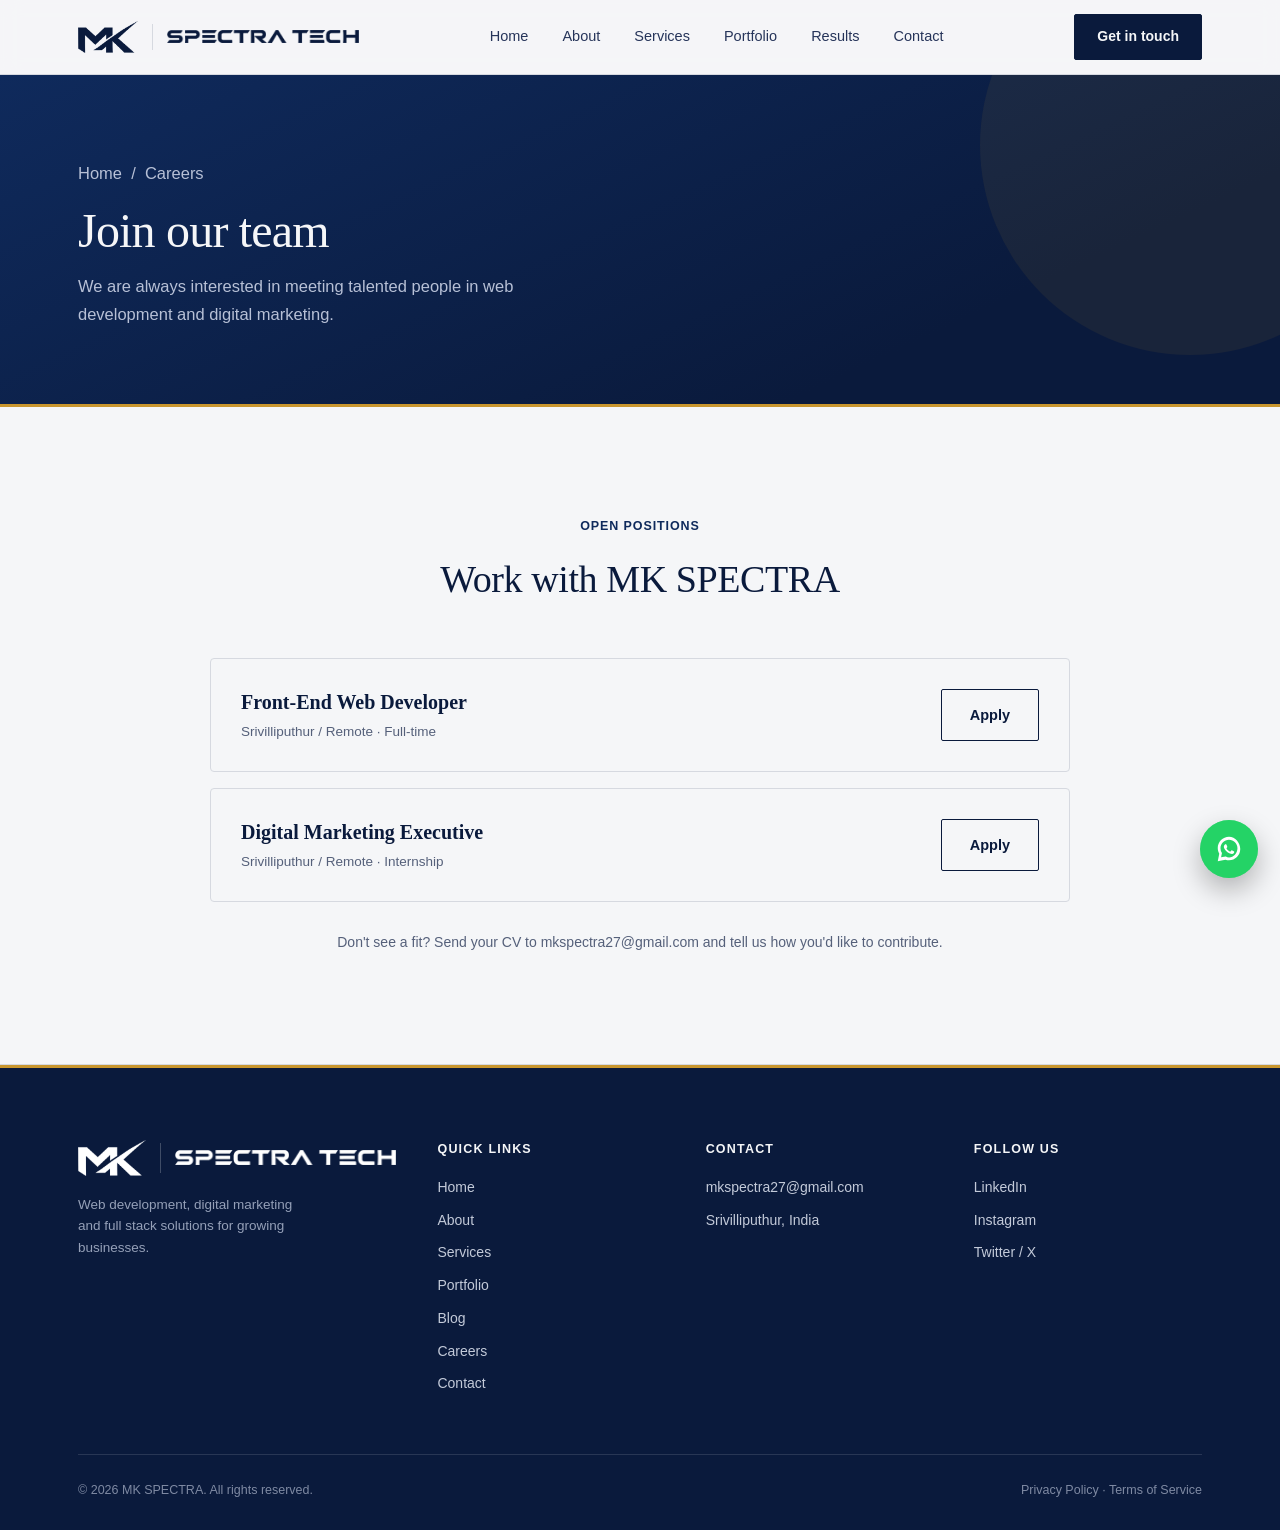
<file: mk-spectra-complete/website/careers.html>
<!DOCTYPE html>
<html lang="en">
<head>
<meta charset="UTF-8">
<meta name="viewport" content="width=device-width, initial-scale=1, viewport-fit=cover">
<title>Careers — MK SPECTRA</title>
<meta name="description" content="Join MK SPECTRA. See open positions in web development and digital marketing.">
<meta name="theme-color" content="#0a1a3c">
<link rel="canonical" href="https://www.example.com/careers.html">
<link rel="icon" href="assets/mk-dark.png">
<meta property="og:type" content="website">
<meta property="og:site_name" content="MK SPECTRA">
<meta property="og:title" content="Careers — MK SPECTRA">
<meta property="og:description" content="Join MK SPECTRA. See open positions in web development and digital marketing.">
<meta property="og:url" content="https://www.example.com/careers.html">
<meta property="og:image" content="https://www.example.com/assets/og-image.png">
<meta name="twitter:card" content="summary_large_image">
<meta name="twitter:title" content="Careers — MK SPECTRA">
<meta name="twitter:description" content="Join MK SPECTRA. See open positions in web development and digital marketing.">
<meta name="twitter:image" content="https://www.example.com/assets/og-image.png">
<script type="application/ld+json">
{"@context":"https://schema.org","@type":"Organization","name":"MK SPECTRA","url":"https://www.example.com","logo":"https://www.example.com/assets/mk-dark.png"}
</script>
<link rel="stylesheet" href="styles.css">
</head>
<body>
<a class="skip" href="#main">Skip to content</a>
<header id="siteHeader">
  <div class="wrap nav">
    <a class="brand" href="index.html" aria-label="MK Spectra Tech — home">
      <img class="brand-mark" src="assets/mk-dark.png" alt="MK">
      <span class="brand-sep" aria-hidden="true"></span>
      <img class="brand-word" src="assets/wm-name-dark.png" alt="Spectra Tech">
    </a>
    <nav id="siteNav" aria-label="Main"><ul><li><a href="index.html#top">Home</a></li><li><a href="index.html#about">About</a></li><li><a href="services.html">Services</a></li><li><a href="portfolio.html">Portfolio</a></li><li><a href="index.html#proof">Results</a></li><li><a href="contact.html">Contact</a></li></ul></nav>
    <a class="cta-btn" href="contact.html">Get in touch</a>
    <button class="menu-toggle" id="menuToggle" aria-label="Menu" aria-expanded="false" aria-controls="siteNav">&#9776;</button>
  </div>
</header>
<main id="main"><section class="page-hero">
  <div class="wrap">
    <p class="crumbs"><a href="index.html">Home</a> &nbsp;/&nbsp; Careers</p>
    <h1>Join our team</h1>
    <p>We are always interested in meeting talented people in web development and digital marketing.</p>
  </div>
</section>
<section class="sec">
  <div class="wrap"><div class="center-head reveal"><p class="eyebrow sans">Open positions</p><h2 class="title">Work with MK SPECTRA</h2></div>
  <div class="roles"><div class="role reveal"><div><h3>Front-End Web Developer</h3><p>Srivilliputhur / Remote &middot; Full-time</p></div><a class="btn outline" href="mailto:mkspectra27@gmail.com?subject=Application%20-%20Front-End%20Web%20Developer">Apply</a></div><div class="role reveal"><div><h3>Digital Marketing Executive</h3><p>Srivilliputhur / Remote &middot; Internship</p></div><a class="btn outline" href="mailto:mkspectra27@gmail.com?subject=Application%20-%20Digital%20Marketing%20Executive">Apply</a></div></div>
  <p class="sans" style="text-align:center;margin-top:30px;font-size:14px;color:var(--muted)">Don't see a fit? Send your CV to mkspectra27@gmail.com and tell us how you'd like to contribute.</p></div>
</section></main>
<footer id="contact">
  <div class="wrap">
    <div class="footer-grid">
      <div>
        <div class="foot-brand">
          <img class="brand-mark" src="assets/mk-light.png" alt="MK">
          <span class="brand-sep" aria-hidden="true"></span>
          <img class="brand-word" style="height:15px" src="assets/wm-name-light.png" alt="Spectra Tech">
        </div>
        <p class="tag">Web development, digital marketing and full stack solutions for growing businesses.</p>
      </div>
      <div>
        <h5>Quick links</h5>
        <ul>
          <li><a href="index.html">Home</a></li>
          <li><a href="index.html#about">About</a></li>
          <li><a href="services.html">Services</a></li>
          <li><a href="portfolio.html">Portfolio</a></li>
          <li><a href="blog.html">Blog</a></li>
          <li><a href="careers.html">Careers</a></li>
          <li><a href="contact.html">Contact</a></li>
        </ul>
      </div>
      <div>
        <h5>Contact</h5>
        <ul>
          <li>mkspectra27@gmail.com</li>
          <li>Srivilliputhur, India</li>
        </ul>
      </div>
      <div>
        <h5>Follow us</h5>
        <ul>
          <li><a href="#">LinkedIn</a></li>
          <li><a href="#">Instagram</a></li>
          <li><a href="#">Twitter / X</a></li>
        </ul>
      </div>
    </div>
    <div class="bottom-bar">
      <span>&copy; 2026 MK SPECTRA. All rights reserved.</span>
      <span><a href="privacy.html">Privacy Policy</a> &middot; <a href="terms.html">Terms of Service</a></span>
    </div>
  </div>
</footer>
<script src="script.js"></script>
</body>
</html>
</file>
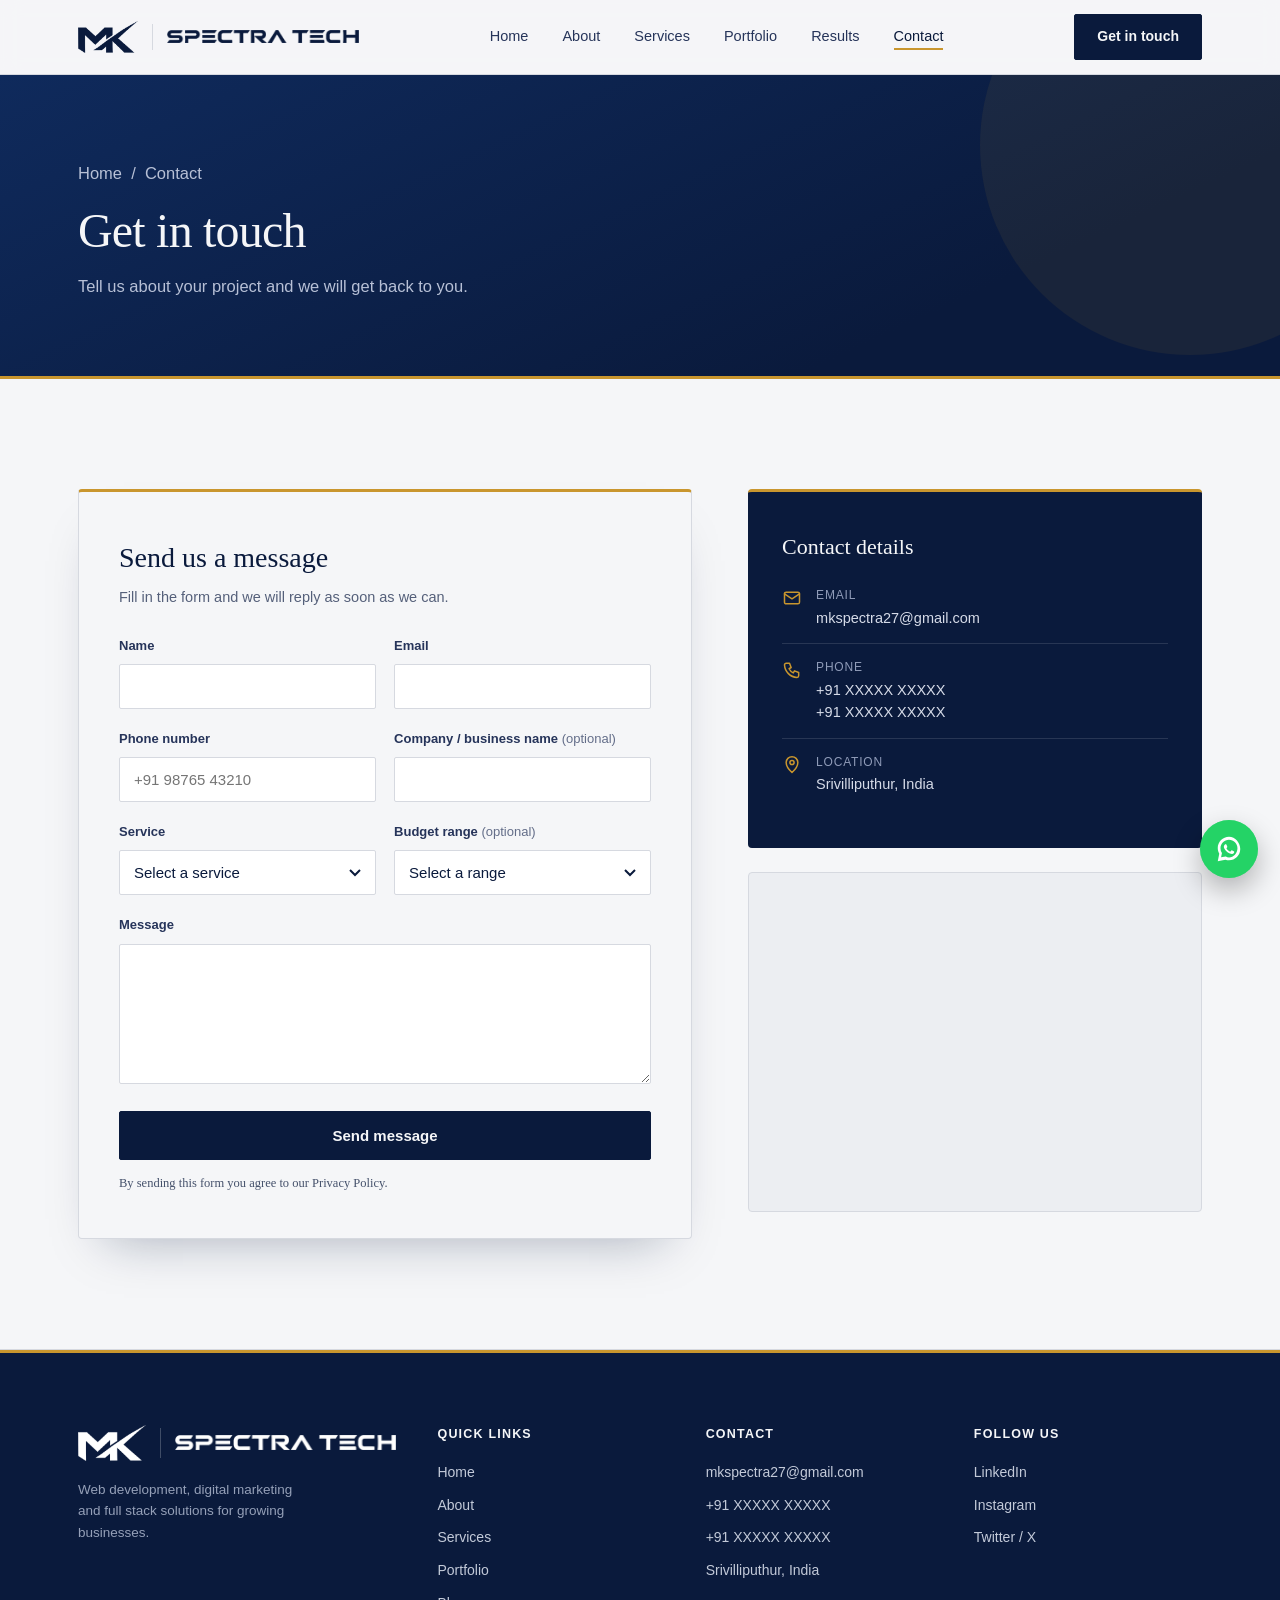
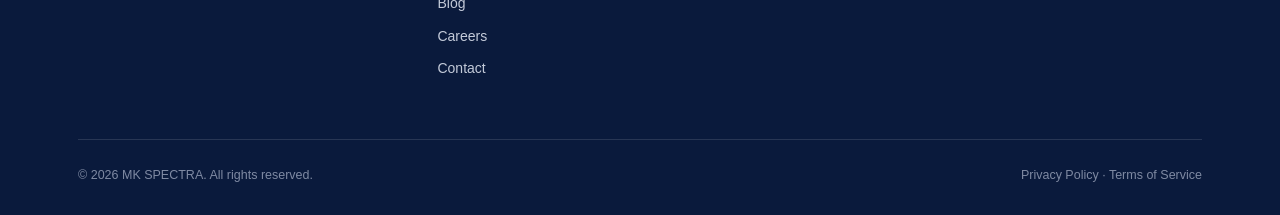
<file: mk-spectra-complete/website/contact.html>
<!DOCTYPE html>
<html lang="en">
<head>
<meta charset="UTF-8">
<meta name="viewport" content="width=device-width, initial-scale=1, viewport-fit=cover">
<title>Contact — MK SPECTRA</title>
<meta name="description" content="Get in touch with MK SPECTRA for web development, digital marketing and full stack projects.">
<meta name="theme-color" content="#0a1a3c">
<link rel="canonical" href="https://www.example.com/contact.html">
<link rel="icon" href="assets/mk-dark.png">
<meta property="og:type" content="website">
<meta property="og:site_name" content="MK SPECTRA">
<meta property="og:title" content="Contact — MK SPECTRA">
<meta property="og:description" content="Get in touch with MK SPECTRA for web development, digital marketing and full stack projects.">
<meta property="og:url" content="https://www.example.com/contact.html">
<meta property="og:image" content="https://www.example.com/assets/og-image.png">
<meta name="twitter:card" content="summary_large_image">
<meta name="twitter:title" content="Contact — MK SPECTRA">
<meta name="twitter:description" content="Get in touch with MK SPECTRA for web development, digital marketing and full stack projects.">
<meta name="twitter:image" content="https://www.example.com/assets/og-image.png">
<script type="application/ld+json">
{"@context":"https://schema.org","@type":"Organization","name":"MK SPECTRA","url":"https://www.example.com","logo":"https://www.example.com/assets/mk-dark.png"}
</script>
<link rel="stylesheet" href="styles.css">
</head>
<body>
<a class="skip" href="#main">Skip to content</a>
<header id="siteHeader">
  <div class="wrap nav">
    <a class="brand" href="index.html" aria-label="MK Spectra Tech — home">
      <img class="brand-mark" src="assets/mk-dark.png" alt="MK">
      <span class="brand-sep" aria-hidden="true"></span>
      <img class="brand-word" src="assets/wm-name-dark.png" alt="Spectra Tech">
    </a>
    <nav id="siteNav" aria-label="Main"><ul><li><a href="index.html#top">Home</a></li><li><a href="index.html#about">About</a></li><li><a href="services.html">Services</a></li><li><a href="portfolio.html">Portfolio</a></li><li><a href="index.html#proof">Results</a></li><li><a href="contact.html" class="active">Contact</a></li></ul></nav>
    <a class="cta-btn" href="contact.html">Get in touch</a>
    <button class="menu-toggle" id="menuToggle" aria-label="Menu" aria-expanded="false" aria-controls="siteNav">&#9776;</button>
  </div>
</header>
<main id="main"><section class="page-hero">
  <div class="wrap">
    <p class="crumbs"><a href="index.html">Home</a> &nbsp;/&nbsp; Contact</p>
    <h1>Get in touch</h1>
    <p>Tell us about your project and we will get back to you.</p>
  </div>
</section>
<section class="sec">
  <div class="wrap contact-grid">
    <div class="form-card reveal">
      <h2>Send us a message</h2>
      <p>Fill in the form and we will reply as soon as we can.</p>
      <form id="contactForm" novalidate>
        <div class="hp" aria-hidden="true"><label>Leave this empty <input type="text" name="_gotcha" tabindex="-1" autocomplete="off"></label></div>
        <input type="hidden" name="_subject" value="New enquiry from MK SPECTRA website">
        <div class="form-row">
          <div class="field"><label for="name">Name</label><input id="name" name="name" type="text" autocomplete="name" required><div class="err">Please enter your name.</div></div>
          <div class="field"><label for="email">Email</label><input id="email" name="email" type="email" autocomplete="email" required><div class="err">Please enter a valid email.</div></div>
        </div>
        <div class="form-row">
          <div class="field"><label for="phone">Phone number</label><input id="phone" name="phone" type="tel" inputmode="tel" autocomplete="tel" placeholder="+91 98765 43210" required><div class="err">Please enter a valid phone number.</div></div>
          <div class="field"><label for="company">Company / business name <span style="font-weight:400;opacity:.7">(optional)</span></label><input id="company" name="company" type="text" autocomplete="organization"></div>
        </div>
        <div class="form-row">
          <div class="field"><label for="service">Service</label>
            <select id="service" name="service" required>
              <option value="" disabled selected>Select a service</option>
              <option>Web Development</option><option>Digital Marketing</option><option>Full Stack Development</option><option>Other</option>
            </select><div class="err">Please choose a service.</div></div>
          <div class="field"><label for="budget">Budget range <span style="font-weight:400;opacity:.7">(optional)</span></label>
            <select id="budget" name="budget">
              <option value="" selected>Select a range</option>
              <option>Under ₹25,000</option><option>₹25,000 – ₹50,000</option><option>₹50,000 – ₹1,00,000</option><option>Above ₹1,00,000</option><option>Not sure yet</option>
            </select></div>
        </div>
        <div class="field"><label for="message">Message</label><textarea id="message" name="message" required></textarea><div class="err">Please write a short message.</div></div>
        <button class="btn solid submit" type="submit">Send message</button>
        <p style="font-size:12.5px;opacity:.75;margin:14px 0 0">By sending this form you agree to our <a href="privacy.html">Privacy Policy</a>.</p>
        <div id="formStatus" class="form-status" role="status" aria-live="polite"></div>
      </form>
    </div>
    <div class="reveal" data-d="2">
      <div class="info-card">
        <h3>Contact details</h3>
        <ul class="info-list">
          <li><svg viewBox="0 0 24 24" fill="none" stroke="currentColor" stroke-width="1.8" stroke-linecap="round" stroke-linejoin="round"><rect x="3" y="5" width="18" height="14" rx="2"/><path d="M3 7l9 6 9-6"/></svg><div><small>Email</small>mkspectra27@gmail.com</div></li>
          <li><svg viewBox="0 0 24 24" fill="none" stroke="currentColor" stroke-width="1.8" stroke-linecap="round" stroke-linejoin="round"><path d="M5 4h4l2 5-2.5 1.5a11 11 0 0 0 5 5L15 13l5 2v4a2 2 0 0 1-2 2A16 16 0 0 1 3 6a2 2 0 0 1 2-2z"/></svg><div><small>Phone</small><a href="tel:+91XXXXXXXXXX" style="color:inherit;text-decoration:none">+91 XXXXX XXXXX</a><br><a href="tel:+91XXXXXXXXXX" style="color:inherit;text-decoration:none">+91 XXXXX XXXXX</a></div></li>
          <li><svg viewBox="0 0 24 24" fill="none" stroke="currentColor" stroke-width="1.8" stroke-linecap="round" stroke-linejoin="round"><path d="M12 21s7-6.2 7-12a7 7 0 0 0-14 0c0 5.8 7 12 7 12z"/><circle cx="12" cy="9" r="2.5"/></svg><div><small>Location</small>Srivilliputhur, India</div></li>
        </ul>
      </div>
      <!-- MAP: replace the placeholder below with your Google Maps embed:
           Google Maps > Share > Embed a map > copy the <iframe ...> and paste it inside .map-box -->
      <div class="map-box"><svg viewBox="0 0 400 300" preserveAspectRatio="xMidYMid slice" role="img" aria-label="Map placeholder">
<rect width="400" height="300" fill="#e3e8f1"/><path d="M0 210L140 160 260 200 400 120" fill="none" stroke="#fff" stroke-width="14"/><path d="M90 0L130 300" stroke="#fff" stroke-width="10"/><path d="M290 0L250 300" stroke="#fff" stroke-width="8"/>
<rect x="150" y="70" width="60" height="44" fill="#cfd7e6"/><rect x="290" y="150" width="70" height="50" fill="#cfd7e6"/><rect x="20" y="90" width="50" height="60" fill="#cfd7e6"/>
<path d="M200 168s30-26 30-52a30 30 0 0 0-60 0c0 26 30 52 30 52z" fill="#c9962e"/><circle cx="200" cy="116" r="11" fill="#0a1a3c"/></svg></div>
    </div>
  </div>
</section>
</main>
<footer id="contact">
  <div class="wrap">
    <div class="footer-grid">
      <div>
        <div class="foot-brand">
          <img class="brand-mark" src="assets/mk-light.png" alt="MK">
          <span class="brand-sep" aria-hidden="true"></span>
          <img class="brand-word" style="height:15px" src="assets/wm-name-light.png" alt="Spectra Tech">
        </div>
        <p class="tag">Web development, digital marketing and full stack solutions for growing businesses.</p>
      </div>
      <div>
        <h5>Quick links</h5>
        <ul>
          <li><a href="index.html">Home</a></li>
          <li><a href="index.html#about">About</a></li>
          <li><a href="services.html">Services</a></li>
          <li><a href="portfolio.html">Portfolio</a></li>
          <li><a href="blog.html">Blog</a></li>
          <li><a href="careers.html">Careers</a></li>
          <li><a href="contact.html">Contact</a></li>
        </ul>
      </div>
      <div>
        <h5>Contact</h5>
        <ul>
          <li>mkspectra27@gmail.com</li>
          <li>+91 XXXXX XXXXX</li>
          <li>+91 XXXXX XXXXX</li>
          <li>Srivilliputhur, India</li>
        </ul>
      </div>
      <div>
        <h5>Follow us</h5>
        <ul>
          <li><a href="#">LinkedIn</a></li>
          <li><a href="#">Instagram</a></li>
          <li><a href="#">Twitter / X</a></li>
        </ul>
      </div>
    </div>
    <div class="bottom-bar">
      <span>&copy; 2026 MK SPECTRA. All rights reserved.</span>
      <span><a href="privacy.html">Privacy Policy</a> &middot; <a href="terms.html">Terms of Service</a></span>
    </div>
  </div>
</footer>
<script>
/* Contact form -> Java (Spring Boot) backend -> email. Runs before script.js and takes over the form submit. */
(function () {
  var API_URL = '/api/contact';
  var form = document.getElementById('contactForm');
  if (!form) return;
  var status = document.getElementById('formStatus');
  var btn = form.querySelector('.submit');
  var btnText = btn.textContent;
  var emailRe = /^[^\s@]+@[^\s@]+\.[^\s@]+$/;

  function phoneOk(v) { return /^[+]?[0-9 ()\-]{7,20}$/.test(v) && v.replace(/\D/g, '').length >= 10 && v.replace(/\D/g, '').length <= 15; }
  function mark(id, bad) { document.getElementById(id).closest('.field').classList.toggle('invalid', bad); return bad; }
  function show(type, msg) { status.className = 'form-status ' + type; status.textContent = msg; }

  form.addEventListener('submit', function (e) {
    e.preventDefault();
    e.stopImmediatePropagation();

    var data = {
      name: form.name.value.trim(),
      email: form.email.value.trim(),
      phone: form.phone.value.trim(),
      company: form.company.value.trim(),
      service: form.service.value,
      budget: form.budget.value,
      message: form.message.value.trim(),
      website: form._gotcha.value
    };
    var bad = false;
    bad = mark('name', !data.name) || bad;
    bad = mark('email', !emailRe.test(data.email)) || bad;
    bad = mark('phone', !phoneOk(data.phone)) || bad;
    bad = mark('service', !data.service) || bad;
    bad = mark('message', !data.message) || bad;
    if (bad) { show('bad', 'Please fix the highlighted fields.'); return; }

    btn.disabled = true; btn.textContent = 'Sending...'; status.className = 'form-status';
    fetch(API_URL, {
      method: 'POST',
      headers: { 'Content-Type': 'application/json' },
      body: JSON.stringify(data)
    })
    .then(function (res) {
      return res.json().catch(function () { return {}; }).then(function (body) { return { ok: res.ok, body: body }; });
    })
    .then(function (r) {
      if (r.ok) { show('ok', r.body.message || 'Thank you! Your message has been sent.'); form.reset(); }
      else { show('bad', r.body.message || 'Something went wrong. Please try again.'); }
    })
    .catch(function () { show('bad', 'Could not reach the server. Please try again or email us directly.'); })
    .then(function () { btn.disabled = false; btn.textContent = btnText; });
  }, true);
})();
</script>
<script src="script.js"></script>
</body>
</html>
</file>
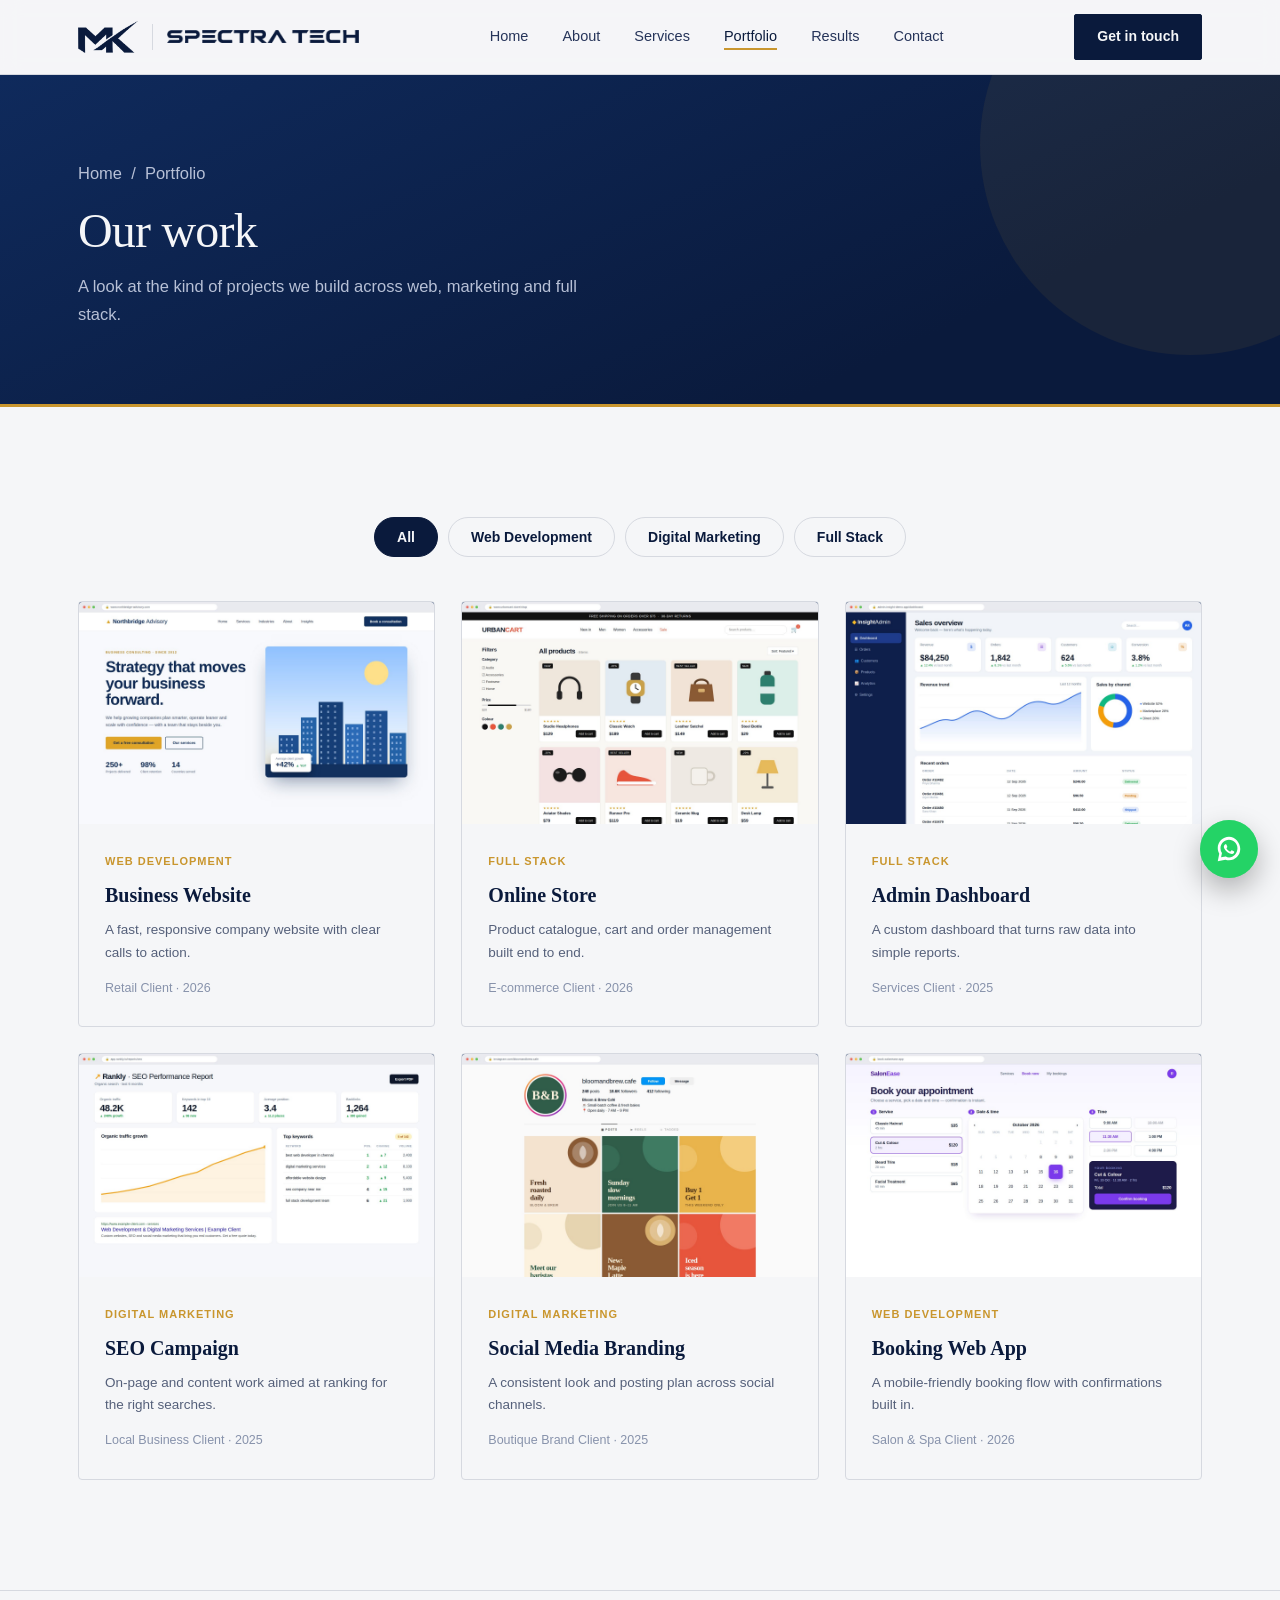
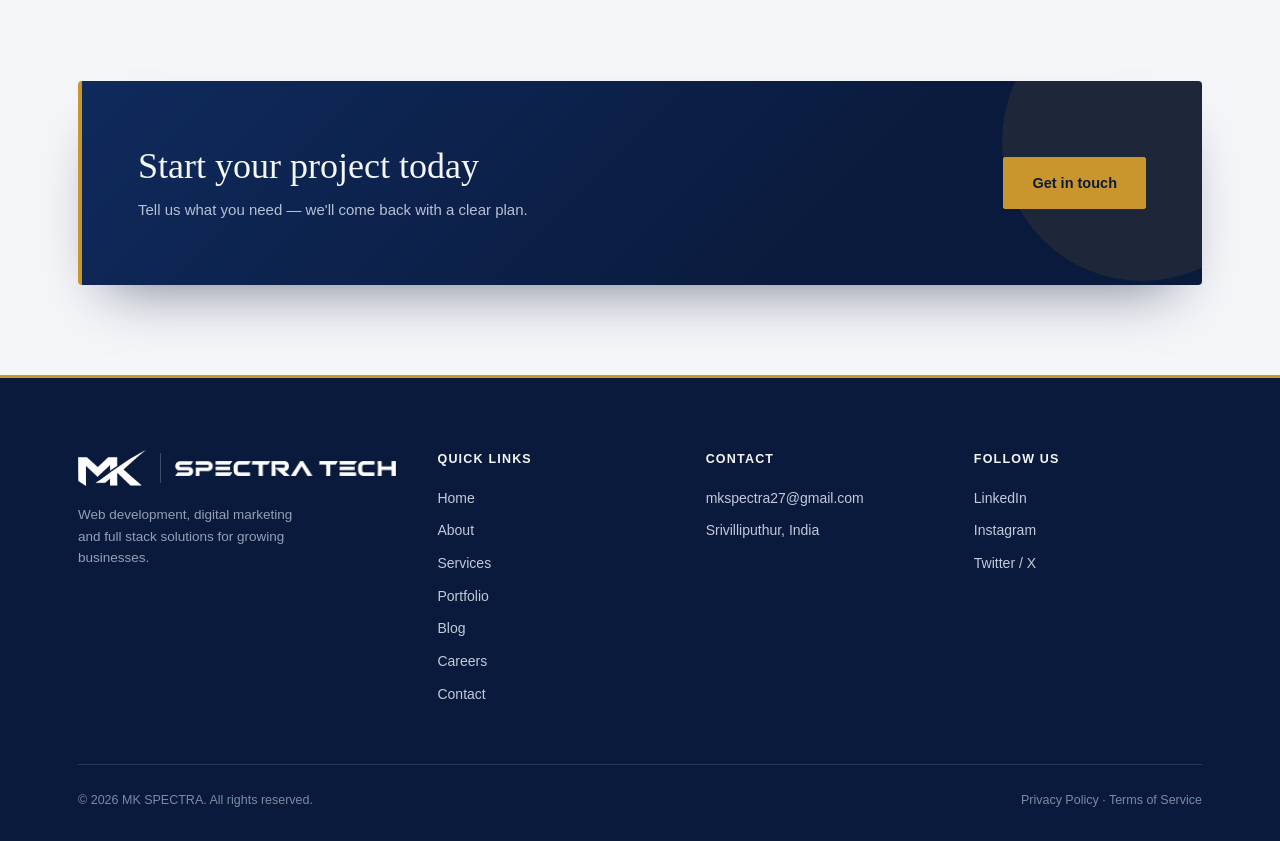
<file: mk-spectra-complete/website/portfolio.html>
<!DOCTYPE html>
<html lang="en">
<head>
<meta charset="UTF-8">
<meta name="viewport" content="width=device-width, initial-scale=1, viewport-fit=cover">
<title>Portfolio — MK SPECTRA</title>
<meta name="description" content="Selected web development, marketing and full stack projects by MK SPECTRA.">
<meta name="theme-color" content="#0a1a3c">
<link rel="canonical" href="https://www.example.com/portfolio.html">
<link rel="icon" href="assets/mk-dark.png">
<meta property="og:type" content="website">
<meta property="og:site_name" content="MK SPECTRA">
<meta property="og:title" content="Portfolio — MK SPECTRA">
<meta property="og:description" content="Selected web development, marketing and full stack projects by MK SPECTRA.">
<meta property="og:url" content="https://www.example.com/portfolio.html">
<meta property="og:image" content="https://www.example.com/assets/og-image.png">
<meta name="twitter:card" content="summary_large_image">
<meta name="twitter:title" content="Portfolio — MK SPECTRA">
<meta name="twitter:description" content="Selected web development, marketing and full stack projects by MK SPECTRA.">
<meta name="twitter:image" content="https://www.example.com/assets/og-image.png">
<script type="application/ld+json">
{"@context":"https://schema.org","@type":"Organization","name":"MK SPECTRA","url":"https://www.example.com","logo":"https://www.example.com/assets/mk-dark.png"}
</script>
<link rel="stylesheet" href="styles.css">
</head>
<body>
<a class="skip" href="#main">Skip to content</a>
<header id="siteHeader">
  <div class="wrap nav">
    <a class="brand" href="index.html" aria-label="MK Spectra Tech — home">
      <img class="brand-mark" src="assets/mk-dark.png" alt="MK">
      <span class="brand-sep" aria-hidden="true"></span>
      <img class="brand-word" src="assets/wm-name-dark.png" alt="Spectra Tech">
    </a>
    <nav id="siteNav" aria-label="Main"><ul><li><a href="index.html#top">Home</a></li><li><a href="index.html#about">About</a></li><li><a href="services.html">Services</a></li><li><a href="portfolio.html" class="active">Portfolio</a></li><li><a href="index.html#proof">Results</a></li><li><a href="contact.html">Contact</a></li></ul></nav>
    <a class="cta-btn" href="contact.html">Get in touch</a>
    <button class="menu-toggle" id="menuToggle" aria-label="Menu" aria-expanded="false" aria-controls="siteNav">&#9776;</button>
  </div>
</header>
<main id="main"><section class="page-hero">
  <div class="wrap">
    <p class="crumbs"><a href="index.html">Home</a> &nbsp;/&nbsp; Portfolio</p>
    <h1>Our work</h1>
    <p>A look at the kind of projects we build across web, marketing and full stack.</p>
  </div>
</section>
<section class="sec">
  <div class="wrap"><div class="filters" role="group" aria-label="Filter projects"><button class="fbtn active" data-f="all" aria-pressed="true">All</button><button class="fbtn" data-f="web" aria-pressed="false">Web Development</button><button class="fbtn" data-f="marketing" aria-pressed="false">Digital Marketing</button><button class="fbtn" data-f="fullstack" aria-pressed="false">Full Stack</button></div><div class="port-grid" id="portGrid"><article class="port-card reveal" data-d="0" data-cat="web">
        <div class="thumb"><svg viewBox="0 0 320 200" preserveAspectRatio="xMidYMid slice" role="img" aria-hidden="true"><rect width="320" height="200" fill="#0f2a5c"/><rect width="320" height="200" fill="#000" opacity=".12"/><rect x="34" y="26" width="252" height="156" rx="7" fill="#f5f6f8"/><path d="M34 33a7 7 0 0 1 7-7h238a7 7 0 0 1 7 7v14H34z" fill="#dfe4ee"/>
        <circle cx="46" cy="36" r="3" fill="#e0665a"/><circle cx="56" cy="36" r="3" fill="#e2b455"/><circle cx="66" cy="36" r="3" fill="#5bbf85"/>
        <rect x="48" y="62" width="90" height="8" rx="4" fill="#0a1a3c"/><rect x="48" y="76" width="70" height="8" rx="4" fill="#0a1a3c"/><rect x="48" y="94" width="100" height="4" rx="2" fill="#aeb6c8"/><rect x="48" y="104" width="84" height="4" rx="2" fill="#aeb6c8"/>
        <rect x="48" y="120" width="44" height="14" rx="2" fill="#c9962e"/><rect x="170" y="60" width="102" height="74" rx="5" fill="#0f2a5c"/><path d="M170 118l28-24 22 15 24-28 28 24v29H170z" fill="#1c3a75"/><circle cx="250" cy="76" r="8" fill="#c9962e"/>
        <rect x="48" y="146" width="70" height="22" rx="4" fill="#e9ecf3"/><rect x="126" y="146" width="70" height="22" rx="4" fill="#e9ecf3"/><rect x="204" y="146" width="68" height="22" rx="4" fill="#e9ecf3"/></svg><img class="shot" src="assets/portfolio/project-1.jpg" alt="Business Website — project screenshot" loading="lazy" onerror="this.remove()"></div>
        <div class="port-body"><span class="tag-chip">Web Development</span><h3>Business Website</h3><p>A fast, responsive company website with clear calls to action.</p><p class="meta">Retail Client &middot; 2026</p></div>
      </article><article class="port-card reveal" data-d="1" data-cat="fullstack">
        <div class="thumb"><svg viewBox="0 0 320 200" preserveAspectRatio="xMidYMid slice" role="img" aria-hidden="true"><rect width="320" height="200" fill="#0f2a5c"/><rect width="320" height="200" fill="#000" opacity=".12"/><rect x="34" y="16" width="252" height="16" rx="8" fill="#f5f6f8" opacity=".9"/><circle cx="270" cy="24" r="6" fill="#c9962e"/><rect x="34" y="42" width="76" height="58" rx="5" fill="#f5f6f8"/><rect x="42" y="50" width="60" height="30" rx="3" fill="#c9962e" opacity=".9"/><rect x="42" y="86" width="38" height="4" rx="2" fill="#0a1a3c"/><rect x="34" y="110" width="76" height="58" rx="5" fill="#f5f6f8"/><rect x="42" y="118" width="60" height="30" rx="3" fill="#1c3a75" opacity=".9"/><rect x="42" y="154" width="38" height="4" rx="2" fill="#0a1a3c"/><rect x="122" y="42" width="76" height="58" rx="5" fill="#f5f6f8"/><rect x="130" y="50" width="60" height="30" rx="3" fill="#1c3a75" opacity=".9"/><rect x="130" y="86" width="38" height="4" rx="2" fill="#0a1a3c"/><rect x="122" y="110" width="76" height="58" rx="5" fill="#f5f6f8"/><rect x="130" y="118" width="60" height="30" rx="3" fill="#c9962e" opacity=".9"/><rect x="130" y="154" width="38" height="4" rx="2" fill="#0a1a3c"/><rect x="210" y="42" width="76" height="58" rx="5" fill="#f5f6f8"/><rect x="218" y="50" width="60" height="30" rx="3" fill="#c9962e" opacity=".9"/><rect x="218" y="86" width="38" height="4" rx="2" fill="#0a1a3c"/><rect x="210" y="110" width="76" height="58" rx="5" fill="#f5f6f8"/><rect x="218" y="118" width="60" height="30" rx="3" fill="#1c3a75" opacity=".9"/><rect x="218" y="154" width="38" height="4" rx="2" fill="#0a1a3c"/></svg><img class="shot" src="assets/portfolio/project-2.jpg" alt="Online Store — project screenshot" loading="lazy" onerror="this.remove()"></div>
        <div class="port-body"><span class="tag-chip">Full Stack</span><h3>Online Store</h3><p>Product catalogue, cart and order management built end to end.</p><p class="meta">E-commerce Client &middot; 2026</p></div>
      </article><article class="port-card reveal" data-d="2" data-cat="fullstack">
        <div class="thumb"><svg viewBox="0 0 320 200" preserveAspectRatio="xMidYMid slice" role="img" aria-hidden="true"><rect width="320" height="200" fill="#0f2a5c"/><rect width="320" height="200" fill="#000" opacity=".12"/><rect x="34" y="24" width="252" height="152" rx="7" fill="#0a1a3c"/><rect x="48" y="38" width="70" height="8" rx="4" fill="#c9962e"/><rect x="62" y="120" width="20" height="30" rx="3" fill="#f5f6f8" opacity="0.85"/><rect x="96" y="98" width="20" height="52" rx="3" fill="#f5f6f8" opacity="0.85"/><rect x="130" y="106" width="20" height="44" rx="3" fill="#f5f6f8" opacity="0.85"/><rect x="164" y="80" width="20" height="70" rx="3" fill="#f5f6f8" opacity="0.85"/><rect x="198" y="62" width="20" height="88" rx="3" fill="#f5f6f8" opacity="0.85"/><rect x="232" y="46" width="20" height="104" rx="3" fill="#c9962e" opacity="1"/><path d="M62 120L96 100 130 108 164 80 198 88 232 56" fill="none" stroke="#5bbf85" stroke-width="3" stroke-linecap="round" stroke-linejoin="round"/><line x1="48" y1="152" x2="272" y2="152" stroke="#fff" opacity=".25"/></svg><img class="shot" src="assets/portfolio/project-3.jpg" alt="Admin Dashboard — project screenshot" loading="lazy" onerror="this.remove()"></div>
        <div class="port-body"><span class="tag-chip">Full Stack</span><h3>Admin Dashboard</h3><p>A custom dashboard that turns raw data into simple reports.</p><p class="meta">Services Client &middot; 2025</p></div>
      </article><article class="port-card reveal" data-d="0" data-cat="marketing">
        <div class="thumb"><svg viewBox="0 0 320 200" preserveAspectRatio="xMidYMid slice" role="img" aria-hidden="true"><rect width="320" height="200" fill="#0f2a5c"/><rect width="320" height="200" fill="#000" opacity=".12"/><circle cx="132" cy="92" r="46" fill="none" stroke="#f5f6f8" stroke-width="10"/><line x1="166" y1="126" x2="212" y2="172" stroke="#f5f6f8" stroke-width="12" stroke-linecap="round"/>
        <path d="M104 106L124 88 140 98 162 70" fill="none" stroke="#c9962e" stroke-width="6" stroke-linecap="round" stroke-linejoin="round"/><circle cx="162" cy="70" r="6" fill="#c9962e"/>
        <rect x="222" y="34" width="66" height="16" rx="8" fill="#f5f6f8" opacity=".9"/><rect x="222" y="58" width="52" height="16" rx="8" fill="#f5f6f8" opacity=".6"/><rect x="222" y="82" width="60" height="16" rx="8" fill="#f5f6f8" opacity=".35"/>
        <text x="30" y="40" font-family="Georgia,serif" font-size="18" fill="#c9962e">#1</text></svg><img class="shot" src="assets/portfolio/project-4.jpg" alt="SEO Campaign — project screenshot" loading="lazy" onerror="this.remove()"></div>
        <div class="port-body"><span class="tag-chip">Digital Marketing</span><h3>SEO Campaign</h3><p>On-page and content work aimed at ranking for the right searches.</p><p class="meta">Local Business Client &middot; 2025</p></div>
      </article><article class="port-card reveal" data-d="1" data-cat="marketing">
        <div class="thumb"><svg viewBox="0 0 320 200" preserveAspectRatio="xMidYMid slice" role="img" aria-hidden="true"><rect width="320" height="200" fill="#0f2a5c"/><rect width="320" height="200" fill="#000" opacity=".12"/><rect x="40" y="34" width="86" height="86" rx="8" fill="#f5f6f8"/><circle cx="83" cy="66" r="16" fill="#c9962e"/><rect x="54" y="92" width="58" height="6" rx="3" fill="#0a1a3c"/><rect x="54" y="104" width="38" height="5" rx="2.5" fill="#aeb6c8"/>
        <rect x="140" y="58" width="86" height="86" rx="8" fill="#1c3a75"/><path d="M158 120l22-30 16 18 12-14 14 26z" fill="#c9962e" opacity=".9"/><circle cx="192" cy="80" r="8" fill="#f5f6f8"/>
        <rect x="204" y="24" width="80" height="60" rx="8" fill="#f5f6f8"/><rect x="214" y="36" width="44" height="6" rx="3" fill="#0a1a3c"/><rect x="214" y="48" width="58" height="5" rx="2.5" fill="#aeb6c8"/><path d="M216 70l10-8 8 5 12-12 14 10" fill="none" stroke="#5bbf85" stroke-width="3" stroke-linecap="round"/></svg><img class="shot" src="assets/portfolio/project-5.jpg" alt="Social Media Branding — project screenshot" loading="lazy" onerror="this.remove()"></div>
        <div class="port-body"><span class="tag-chip">Digital Marketing</span><h3>Social Media Branding</h3><p>A consistent look and posting plan across social channels.</p><p class="meta">Boutique Brand Client &middot; 2025</p></div>
      </article><article class="port-card reveal" data-d="2" data-cat="web">
        <div class="thumb"><svg viewBox="0 0 320 200" preserveAspectRatio="xMidYMid slice" role="img" aria-hidden="true"><rect width="320" height="200" fill="#0f2a5c"/><rect width="320" height="200" fill="#000" opacity=".12"/><rect x="118" y="14" width="84" height="172" rx="14" fill="#0a1a3c" stroke="#f5f6f8" stroke-width="3"/><rect x="128" y="34" width="64" height="14" rx="3" fill="#c9962e"/>
        <rect x="128" y="56" width="64" height="34" rx="4" fill="#1c3a75"/><rect x="128" y="98" width="64" height="8" rx="3" fill="#7d8fb8"/><rect x="128" y="112" width="48" height="8" rx="3" fill="#7d8fb8"/>
        <rect x="128" y="132" width="64" height="18" rx="4" fill="#f5f6f8"/><rect x="128" y="156" width="64" height="18" rx="4" fill="#f5f6f8" opacity=".6"/>
        <rect x="26" y="52" width="70" height="50" rx="6" fill="#f5f6f8"/><rect x="34" y="62" width="40" height="6" rx="3" fill="#0a1a3c"/><rect x="34" y="76" width="54" height="4" rx="2" fill="#aeb6c8"/><rect x="34" y="86" width="30" height="4" rx="2" fill="#aeb6c8"/>
        <rect x="224" y="98" width="70" height="50" rx="6" fill="#f5f6f8"/><circle cx="242" cy="116" r="8" fill="#c9962e"/><rect x="256" y="112" width="30" height="4" rx="2" fill="#aeb6c8"/><rect x="234" y="130" width="52" height="4" rx="2" fill="#aeb6c8"/></svg><img class="shot" src="assets/portfolio/project-6.jpg" alt="Booking Web App — project screenshot" loading="lazy" onerror="this.remove()"></div>
        <div class="port-body"><span class="tag-chip">Web Development</span><h3>Booking Web App</h3><p>A mobile-friendly booking flow with confirmations built in.</p><p class="meta">Salon &amp; Spa Client &middot; 2026</p></div>
      </article></div>
  </div>
</section>
<section class="cta-sec">
  <div class="wrap">
    <div class="cta-card reveal">
      <div>
        <h2>Start your project today</h2>
        <p>Tell us what you need — we'll come back with a clear plan.</p>
      </div>
      <a class="btn solid" href="contact.html">Get in touch</a>
    </div>
  </div>
</section>
</main>
<footer id="contact">
  <div class="wrap">
    <div class="footer-grid">
      <div>
        <div class="foot-brand">
          <img class="brand-mark" src="assets/mk-light.png" alt="MK">
          <span class="brand-sep" aria-hidden="true"></span>
          <img class="brand-word" style="height:15px" src="assets/wm-name-light.png" alt="Spectra Tech">
        </div>
        <p class="tag">Web development, digital marketing and full stack solutions for growing businesses.</p>
      </div>
      <div>
        <h5>Quick links</h5>
        <ul>
          <li><a href="index.html">Home</a></li>
          <li><a href="index.html#about">About</a></li>
          <li><a href="services.html">Services</a></li>
          <li><a href="portfolio.html">Portfolio</a></li>
          <li><a href="blog.html">Blog</a></li>
          <li><a href="careers.html">Careers</a></li>
          <li><a href="contact.html">Contact</a></li>
        </ul>
      </div>
      <div>
        <h5>Contact</h5>
        <ul>
          <li>mkspectra27@gmail.com</li>
          <li>Srivilliputhur, India</li>
        </ul>
      </div>
      <div>
        <h5>Follow us</h5>
        <ul>
          <li><a href="#">LinkedIn</a></li>
          <li><a href="#">Instagram</a></li>
          <li><a href="#">Twitter / X</a></li>
        </ul>
      </div>
    </div>
    <div class="bottom-bar">
      <span>&copy; 2026 MK SPECTRA. All rights reserved.</span>
      <span><a href="privacy.html">Privacy Policy</a> &middot; <a href="terms.html">Terms of Service</a></span>
    </div>
  </div>
</footer>
<script src="script.js"></script>
</body>
</html>
</file>
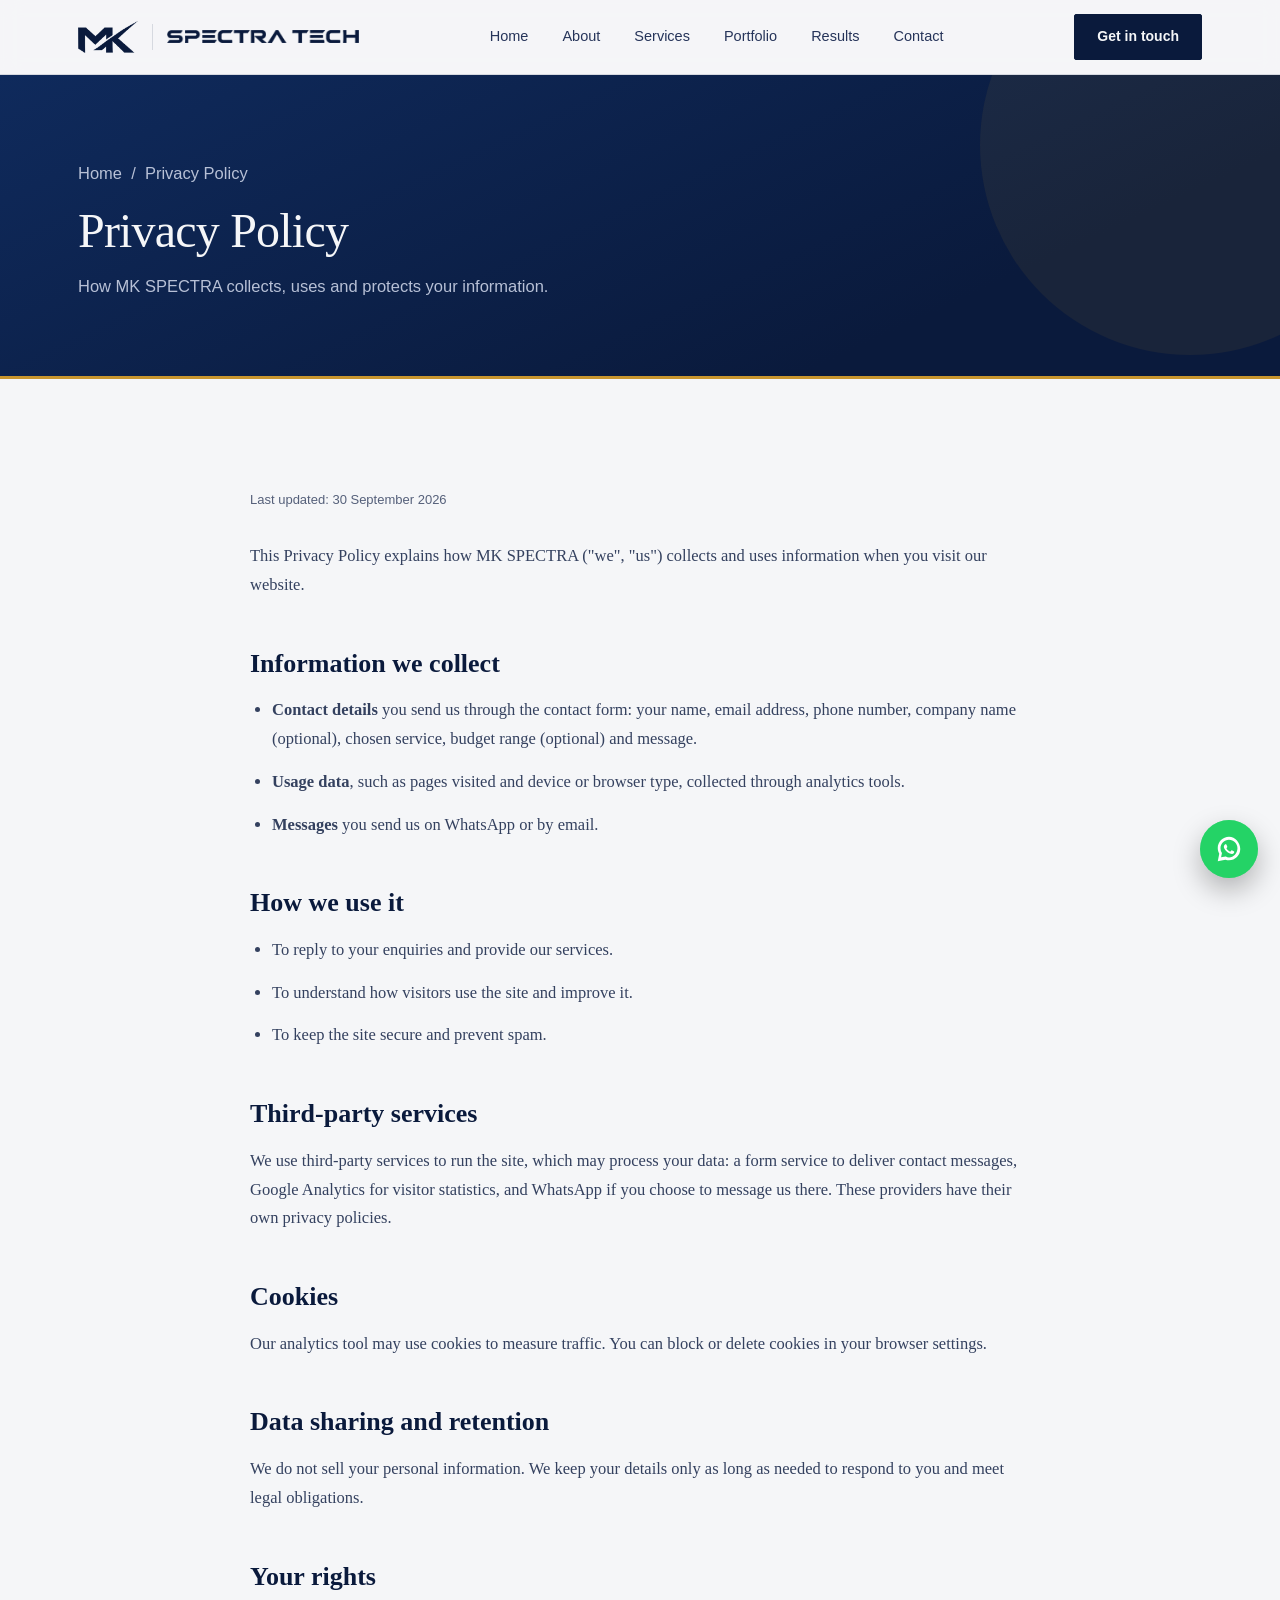
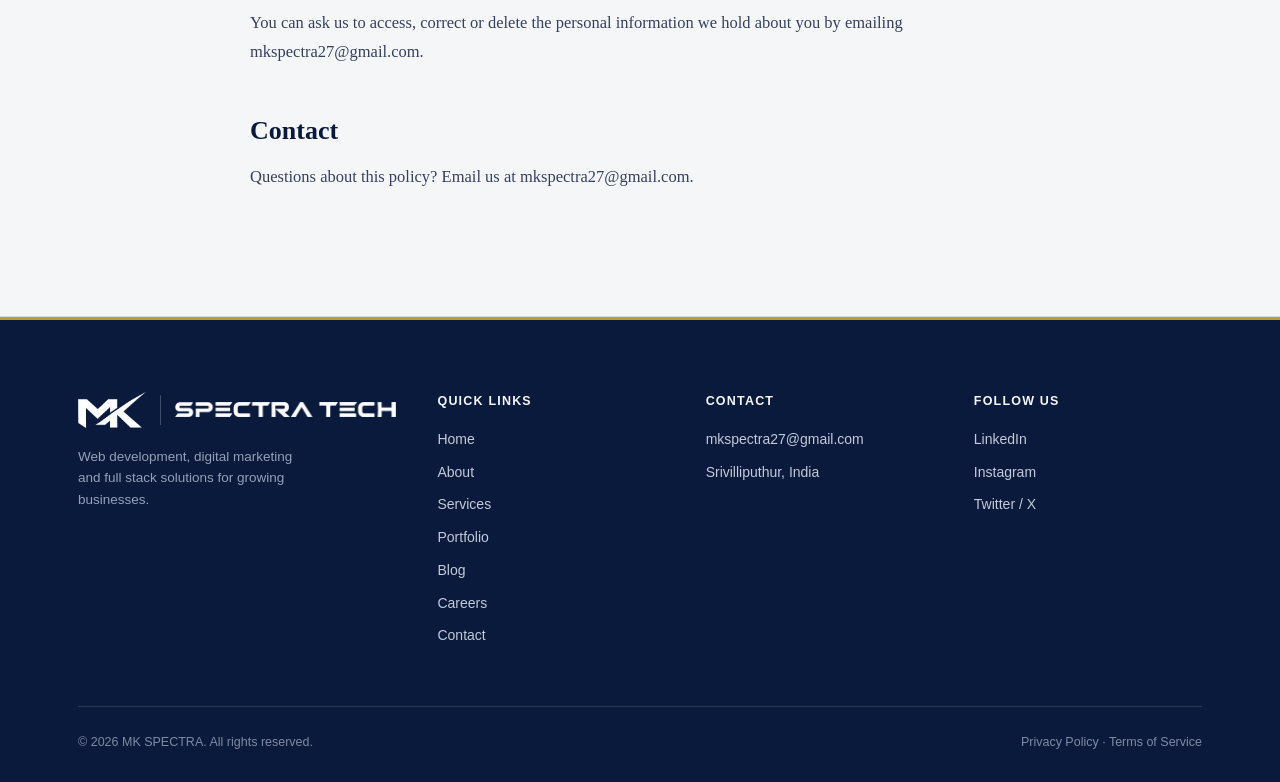
<file: mk-spectra-complete/website/privacy.html>
<!DOCTYPE html>
<html lang="en">
<head>
<meta charset="UTF-8">
<meta name="viewport" content="width=device-width, initial-scale=1, viewport-fit=cover">
<title>Privacy Policy — MK SPECTRA</title>
<meta name="description" content="How MK SPECTRA collects, uses and protects your information.">
<meta name="theme-color" content="#0a1a3c">
<link rel="canonical" href="https://www.example.com/privacy.html">
<link rel="icon" href="assets/mk-dark.png">
<meta property="og:type" content="website">
<meta property="og:site_name" content="MK SPECTRA">
<meta property="og:title" content="Privacy Policy — MK SPECTRA">
<meta property="og:description" content="How MK SPECTRA collects, uses and protects your information.">
<meta property="og:url" content="https://www.example.com/privacy.html">
<meta property="og:image" content="https://www.example.com/assets/og-image.png">
<meta name="twitter:card" content="summary_large_image">
<meta name="twitter:title" content="Privacy Policy — MK SPECTRA">
<meta name="twitter:description" content="How MK SPECTRA collects, uses and protects your information.">
<meta name="twitter:image" content="https://www.example.com/assets/og-image.png">
<script type="application/ld+json">
{"@context":"https://schema.org","@type":"Organization","name":"MK SPECTRA","url":"https://www.example.com","logo":"https://www.example.com/assets/mk-dark.png"}
</script>
<link rel="stylesheet" href="styles.css">
</head>
<body>
<a class="skip" href="#main">Skip to content</a>
<header id="siteHeader">
  <div class="wrap nav">
    <a class="brand" href="index.html" aria-label="MK Spectra Tech — home">
      <img class="brand-mark" src="assets/mk-dark.png" alt="MK">
      <span class="brand-sep" aria-hidden="true"></span>
      <img class="brand-word" src="assets/wm-name-dark.png" alt="Spectra Tech">
    </a>
    <nav id="siteNav" aria-label="Main"><ul><li><a href="index.html#top">Home</a></li><li><a href="index.html#about">About</a></li><li><a href="services.html">Services</a></li><li><a href="portfolio.html">Portfolio</a></li><li><a href="index.html#proof">Results</a></li><li><a href="contact.html">Contact</a></li></ul></nav>
    <a class="cta-btn" href="contact.html">Get in touch</a>
    <button class="menu-toggle" id="menuToggle" aria-label="Menu" aria-expanded="false" aria-controls="siteNav">&#9776;</button>
  </div>
</header>
<main id="main"><section class="page-hero">
  <div class="wrap">
    <p class="crumbs"><a href="index.html">Home</a> &nbsp;/&nbsp; Privacy Policy</p>
    <h1>Privacy Policy</h1>
    <p>How MK SPECTRA collects, uses and protects your information.</p>
  </div>
</section>
<section class="sec"><div class="wrap"><div class="prose">
<p class="updated">Last updated: 30 September 2026</p>
<p>This Privacy Policy explains how MK SPECTRA ("we", "us") collects and uses information when you visit our website.</p>
<h2>Information we collect</h2>
<ul><li><strong>Contact details</strong> you send us through the contact form: your name, email address, phone number, company name (optional), chosen service, budget range (optional) and message.</li>
<li><strong>Usage data</strong>, such as pages visited and device or browser type, collected through analytics tools.</li>
<li><strong>Messages</strong> you send us on WhatsApp or by email.</li></ul>
<h2>How we use it</h2>
<ul><li>To reply to your enquiries and provide our services.</li><li>To understand how visitors use the site and improve it.</li><li>To keep the site secure and prevent spam.</li></ul>
<h2>Third-party services</h2>
<p>We use third-party services to run the site, which may process your data: a form service to deliver contact messages, Google Analytics for visitor statistics, and WhatsApp if you choose to message us there. These providers have their own privacy policies.</p>
<h2>Cookies</h2>
<p>Our analytics tool may use cookies to measure traffic. You can block or delete cookies in your browser settings.</p>
<h2>Data sharing and retention</h2>
<p>We do not sell your personal information. We keep your details only as long as needed to respond to you and meet legal obligations.</p>
<h2>Your rights</h2>
<p>You can ask us to access, correct or delete the personal information we hold about you by emailing mkspectra27@gmail.com.</p>
<h2>Contact</h2>
<p>Questions about this policy? Email us at mkspectra27@gmail.com.</p>
</div></div></section></main>
<footer id="contact">
  <div class="wrap">
    <div class="footer-grid">
      <div>
        <div class="foot-brand">
          <img class="brand-mark" src="assets/mk-light.png" alt="MK">
          <span class="brand-sep" aria-hidden="true"></span>
          <img class="brand-word" style="height:15px" src="assets/wm-name-light.png" alt="Spectra Tech">
        </div>
        <p class="tag">Web development, digital marketing and full stack solutions for growing businesses.</p>
      </div>
      <div>
        <h5>Quick links</h5>
        <ul>
          <li><a href="index.html">Home</a></li>
          <li><a href="index.html#about">About</a></li>
          <li><a href="services.html">Services</a></li>
          <li><a href="portfolio.html">Portfolio</a></li>
          <li><a href="blog.html">Blog</a></li>
          <li><a href="careers.html">Careers</a></li>
          <li><a href="contact.html">Contact</a></li>
        </ul>
      </div>
      <div>
        <h5>Contact</h5>
        <ul>
          <li>mkspectra27@gmail.com</li>
          <li>Srivilliputhur, India</li>
        </ul>
      </div>
      <div>
        <h5>Follow us</h5>
        <ul>
          <li><a href="#">LinkedIn</a></li>
          <li><a href="#">Instagram</a></li>
          <li><a href="#">Twitter / X</a></li>
        </ul>
      </div>
    </div>
    <div class="bottom-bar">
      <span>&copy; 2026 MK SPECTRA. All rights reserved.</span>
      <span><a href="privacy.html">Privacy Policy</a> &middot; <a href="terms.html">Terms of Service</a></span>
    </div>
  </div>
</footer>
<script src="script.js"></script>
</body>
</html>
</file>
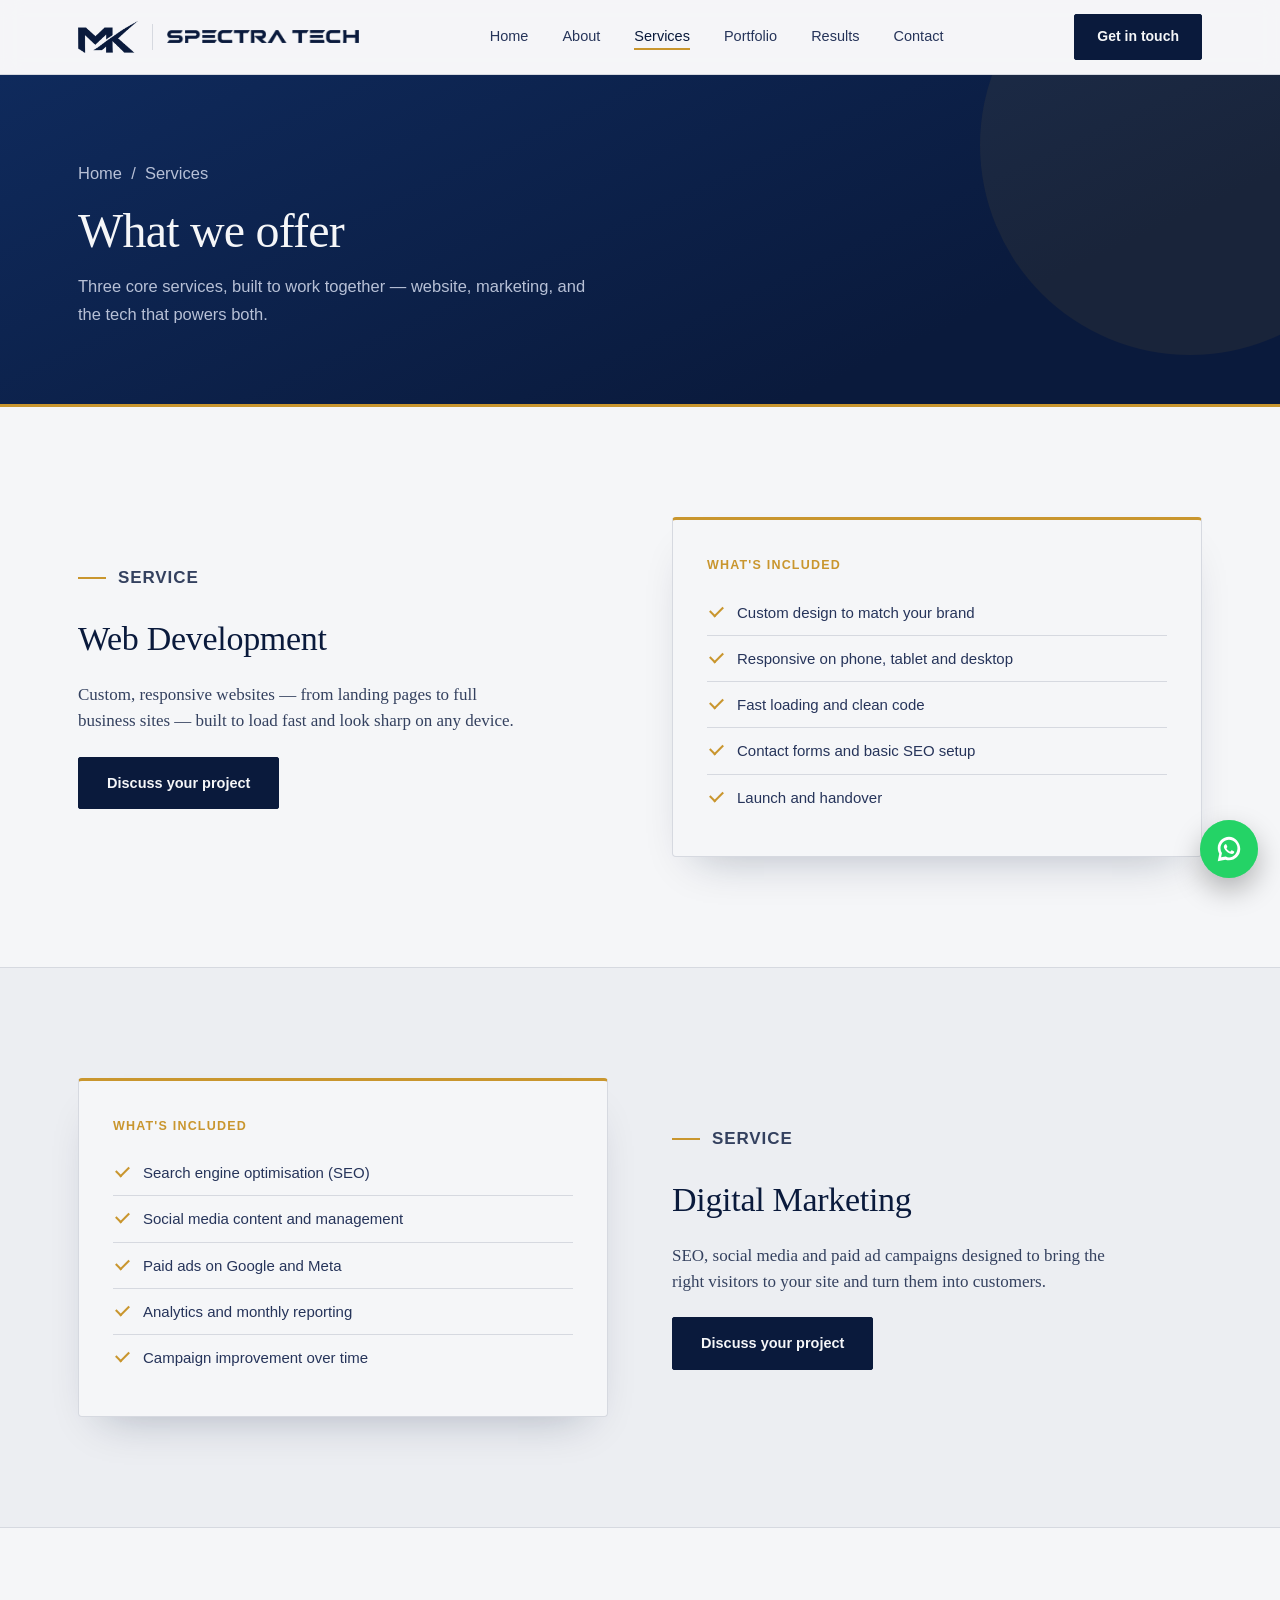
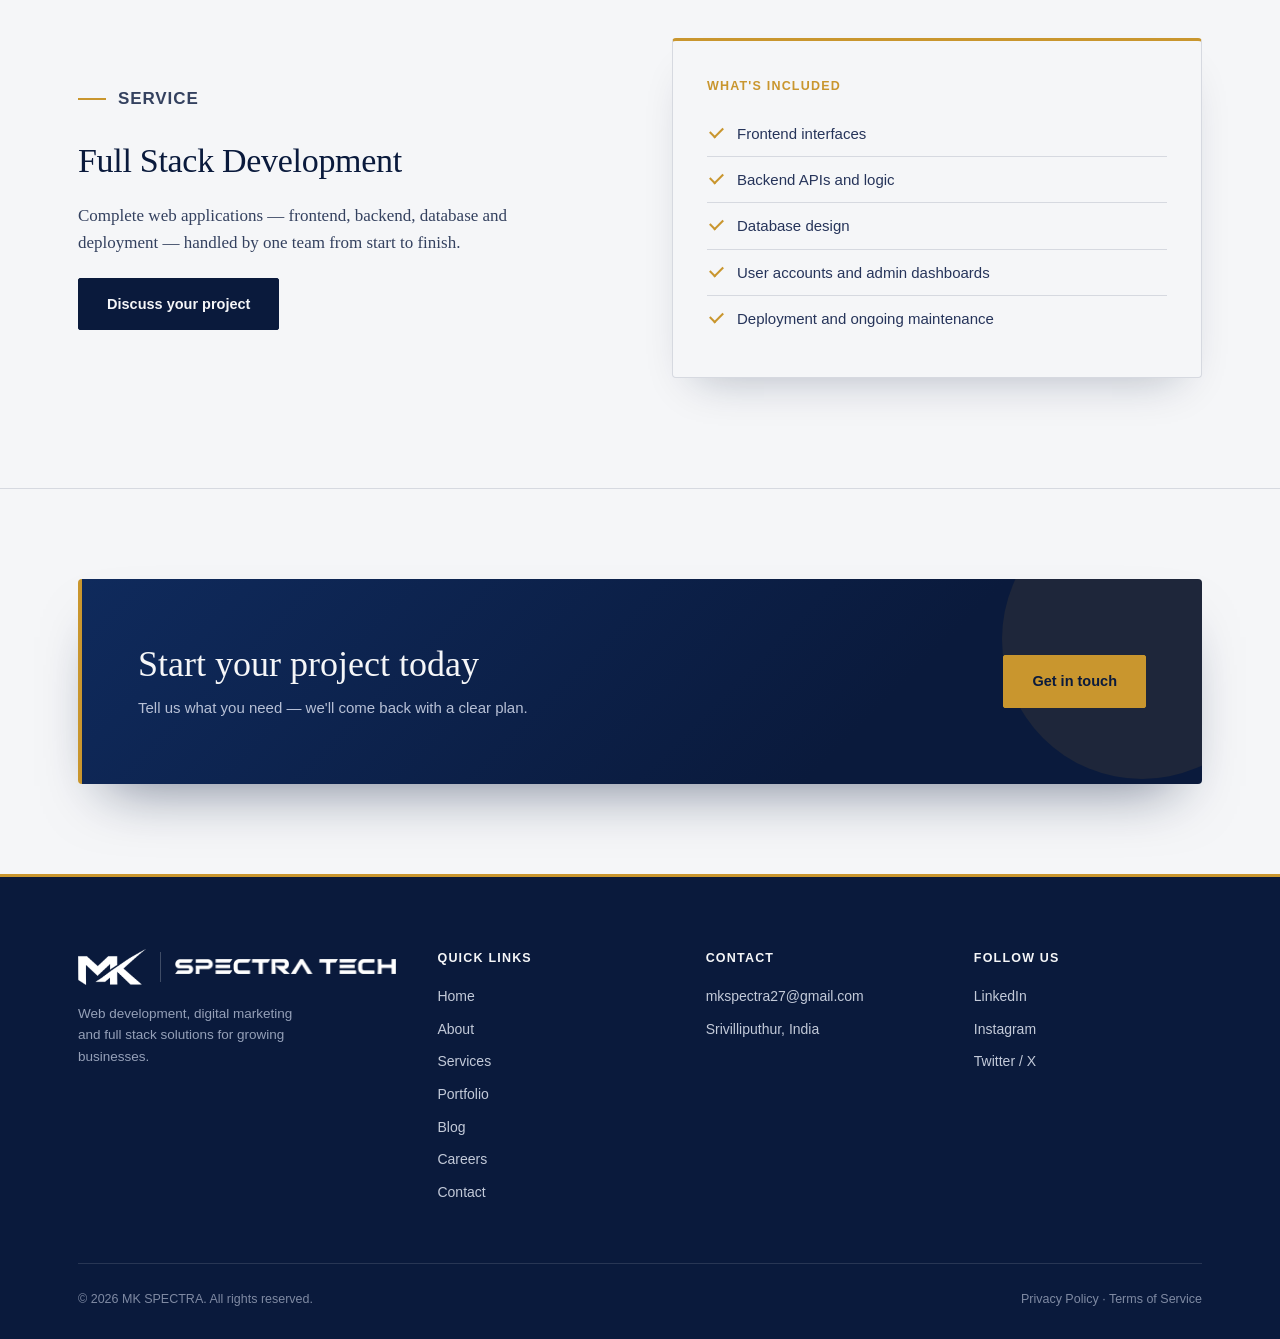
<file: mk-spectra-complete/website/services.html>
<!DOCTYPE html>
<html lang="en">
<head>
<meta charset="UTF-8">
<meta name="viewport" content="width=device-width, initial-scale=1, viewport-fit=cover">
<title>Services — MK SPECTRA</title>
<meta name="description" content="Web development, digital marketing and full stack development services from MK SPECTRA.">
<meta name="theme-color" content="#0a1a3c">
<link rel="canonical" href="https://www.example.com/services.html">
<link rel="icon" href="assets/mk-dark.png">
<meta property="og:type" content="website">
<meta property="og:site_name" content="MK SPECTRA">
<meta property="og:title" content="Services — MK SPECTRA">
<meta property="og:description" content="Web development, digital marketing and full stack development services from MK SPECTRA.">
<meta property="og:url" content="https://www.example.com/services.html">
<meta property="og:image" content="https://www.example.com/assets/og-image.png">
<meta name="twitter:card" content="summary_large_image">
<meta name="twitter:title" content="Services — MK SPECTRA">
<meta name="twitter:description" content="Web development, digital marketing and full stack development services from MK SPECTRA.">
<meta name="twitter:image" content="https://www.example.com/assets/og-image.png">
<script type="application/ld+json">
{"@context":"https://schema.org","@type":"Organization","name":"MK SPECTRA","url":"https://www.example.com","logo":"https://www.example.com/assets/mk-dark.png"}
</script>
<link rel="stylesheet" href="styles.css">
</head>
<body>
<a class="skip" href="#main">Skip to content</a>
<header id="siteHeader">
  <div class="wrap nav">
    <a class="brand" href="index.html" aria-label="MK Spectra Tech — home">
      <img class="brand-mark" src="assets/mk-dark.png" alt="MK">
      <span class="brand-sep" aria-hidden="true"></span>
      <img class="brand-word" src="assets/wm-name-dark.png" alt="Spectra Tech">
    </a>
    <nav id="siteNav" aria-label="Main"><ul><li><a href="index.html#top">Home</a></li><li><a href="index.html#about">About</a></li><li><a href="services.html" class="active">Services</a></li><li><a href="portfolio.html">Portfolio</a></li><li><a href="index.html#proof">Results</a></li><li><a href="contact.html">Contact</a></li></ul></nav>
    <a class="cta-btn" href="contact.html">Get in touch</a>
    <button class="menu-toggle" id="menuToggle" aria-label="Menu" aria-expanded="false" aria-controls="siteNav">&#9776;</button>
  </div>
</header>
<main id="main"><section class="page-hero">
  <div class="wrap">
    <p class="crumbs"><a href="index.html">Home</a> &nbsp;/&nbsp; Services</p>
    <h1>What we offer</h1>
    <p>Three core services, built to work together — website, marketing, and the tech that powers both.</p>
  </div>
</section>
<section class="sec" id="web">
  <div class="wrap svc-detail">
    <div class="svc-copy reveal"><p class="eyebrow sans">Service</p><h2>Web Development</h2><p>Custom, responsive websites — from landing pages to full business sites — built to load fast and look sharp on any device.</p><a class="btn solid" href="contact.html">Discuss your project</a></div>
    <div class="svc-panel reveal" data-d="2"><h4>What's included</h4><ul><li>Custom design to match your brand</li><li>Responsive on phone, tablet and desktop</li><li>Fast loading and clean code</li><li>Contact forms and basic SEO setup</li><li>Launch and handover</li></ul></div>
  </div>
</section>
<section class="sec alt" id="marketing">
  <div class="wrap svc-detail flip">
    <div class="svc-copy reveal"><p class="eyebrow sans">Service</p><h2>Digital Marketing</h2><p>SEO, social media and paid ad campaigns designed to bring the right visitors to your site and turn them into customers.</p><a class="btn solid" href="contact.html">Discuss your project</a></div>
    <div class="svc-panel reveal" data-d="2"><h4>What's included</h4><ul><li>Search engine optimisation (SEO)</li><li>Social media content and management</li><li>Paid ads on Google and Meta</li><li>Analytics and monthly reporting</li><li>Campaign improvement over time</li></ul></div>
  </div>
</section>
<section class="sec" id="fullstack">
  <div class="wrap svc-detail">
    <div class="svc-copy reveal"><p class="eyebrow sans">Service</p><h2>Full Stack Development</h2><p>Complete web applications — frontend, backend, database and deployment — handled by one team from start to finish.</p><a class="btn solid" href="contact.html">Discuss your project</a></div>
    <div class="svc-panel reveal" data-d="2"><h4>What's included</h4><ul><li>Frontend interfaces</li><li>Backend APIs and logic</li><li>Database design</li><li>User accounts and admin dashboards</li><li>Deployment and ongoing maintenance</li></ul></div>
  </div>
</section>
<section class="cta-sec">
  <div class="wrap">
    <div class="cta-card reveal">
      <div>
        <h2>Start your project today</h2>
        <p>Tell us what you need — we'll come back with a clear plan.</p>
      </div>
      <a class="btn solid" href="contact.html">Get in touch</a>
    </div>
  </div>
</section>
</main>
<footer id="contact">
  <div class="wrap">
    <div class="footer-grid">
      <div>
        <div class="foot-brand">
          <img class="brand-mark" src="assets/mk-light.png" alt="MK">
          <span class="brand-sep" aria-hidden="true"></span>
          <img class="brand-word" style="height:15px" src="assets/wm-name-light.png" alt="Spectra Tech">
        </div>
        <p class="tag">Web development, digital marketing and full stack solutions for growing businesses.</p>
      </div>
      <div>
        <h5>Quick links</h5>
        <ul>
          <li><a href="index.html">Home</a></li>
          <li><a href="index.html#about">About</a></li>
          <li><a href="services.html">Services</a></li>
          <li><a href="portfolio.html">Portfolio</a></li>
          <li><a href="blog.html">Blog</a></li>
          <li><a href="careers.html">Careers</a></li>
          <li><a href="contact.html">Contact</a></li>
        </ul>
      </div>
      <div>
        <h5>Contact</h5>
        <ul>
          <li>mkspectra27@gmail.com</li>
          <li>Srivilliputhur, India</li>
        </ul>
      </div>
      <div>
        <h5>Follow us</h5>
        <ul>
          <li><a href="#">LinkedIn</a></li>
          <li><a href="#">Instagram</a></li>
          <li><a href="#">Twitter / X</a></li>
        </ul>
      </div>
    </div>
    <div class="bottom-bar">
      <span>&copy; 2026 MK SPECTRA. All rights reserved.</span>
      <span><a href="privacy.html">Privacy Policy</a> &middot; <a href="terms.html">Terms of Service</a></span>
    </div>
  </div>
</footer>
<script src="script.js"></script>
</body>
</html>
</file>
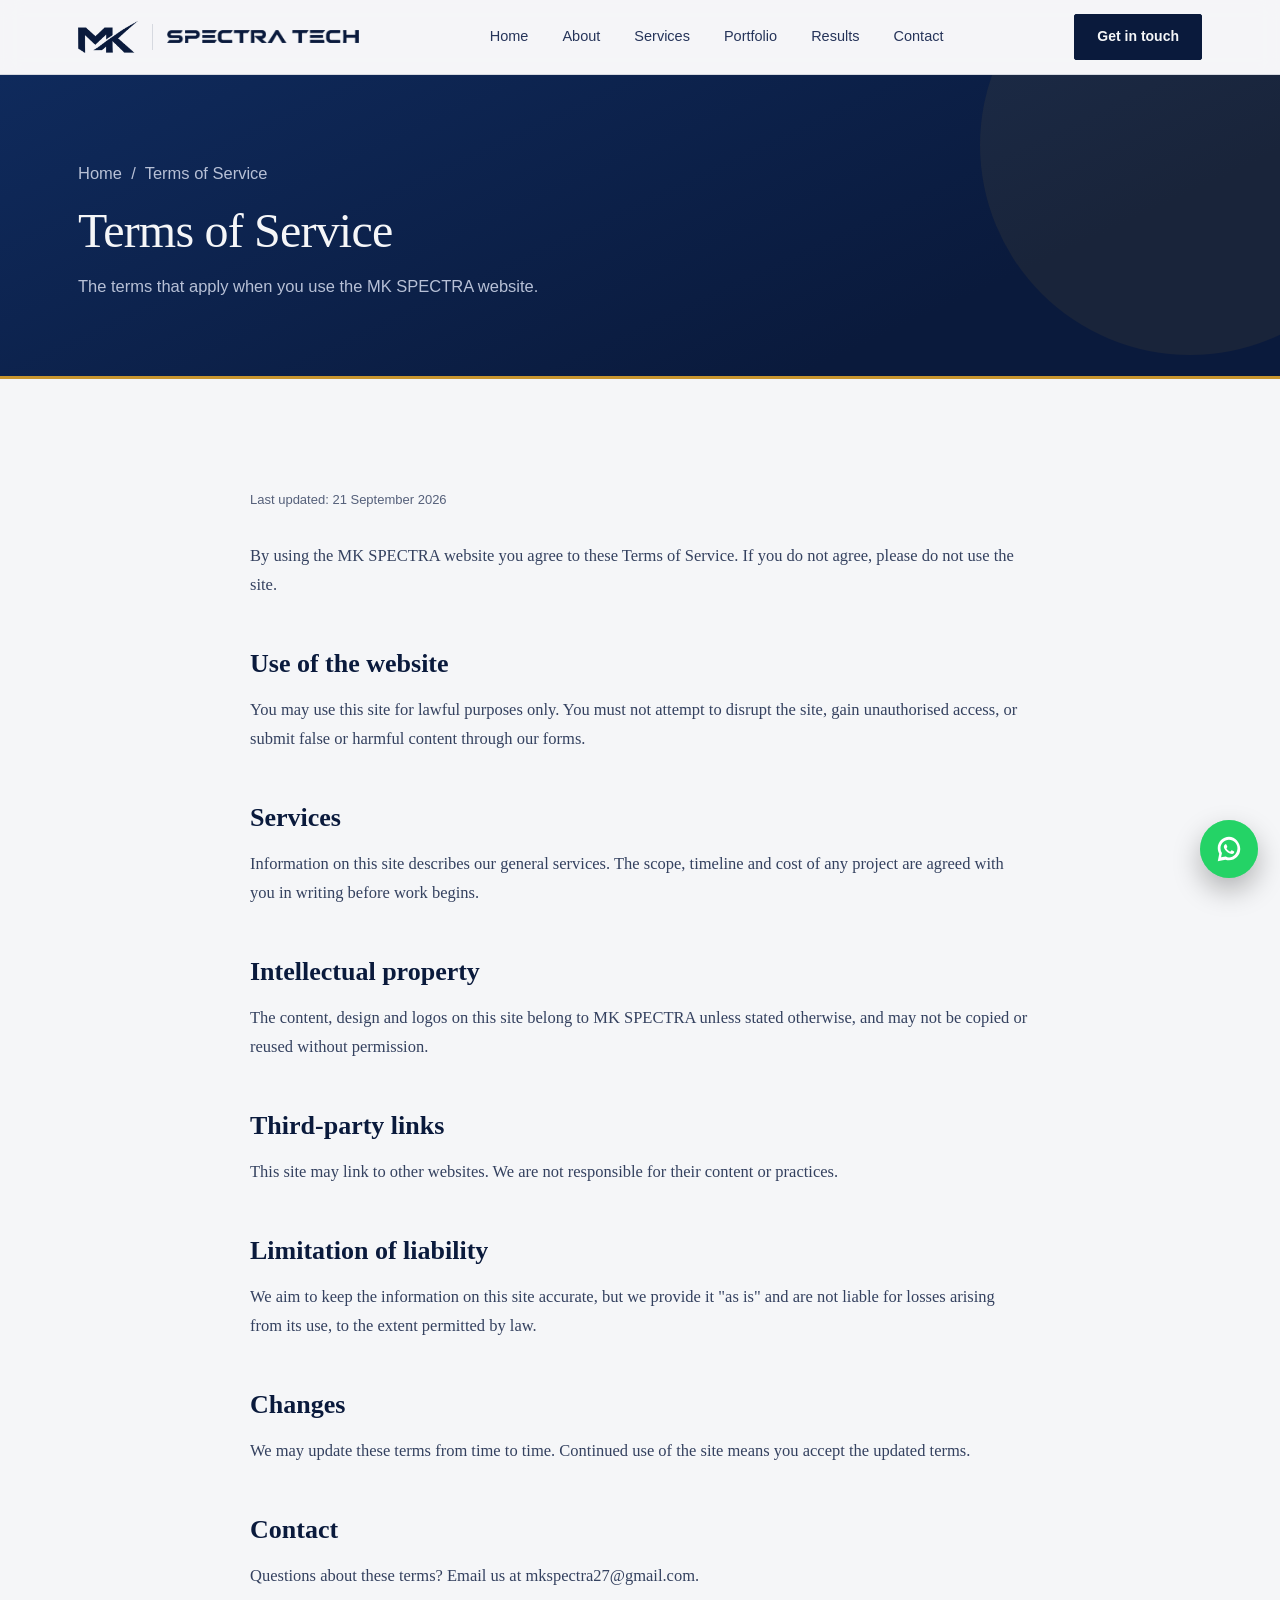
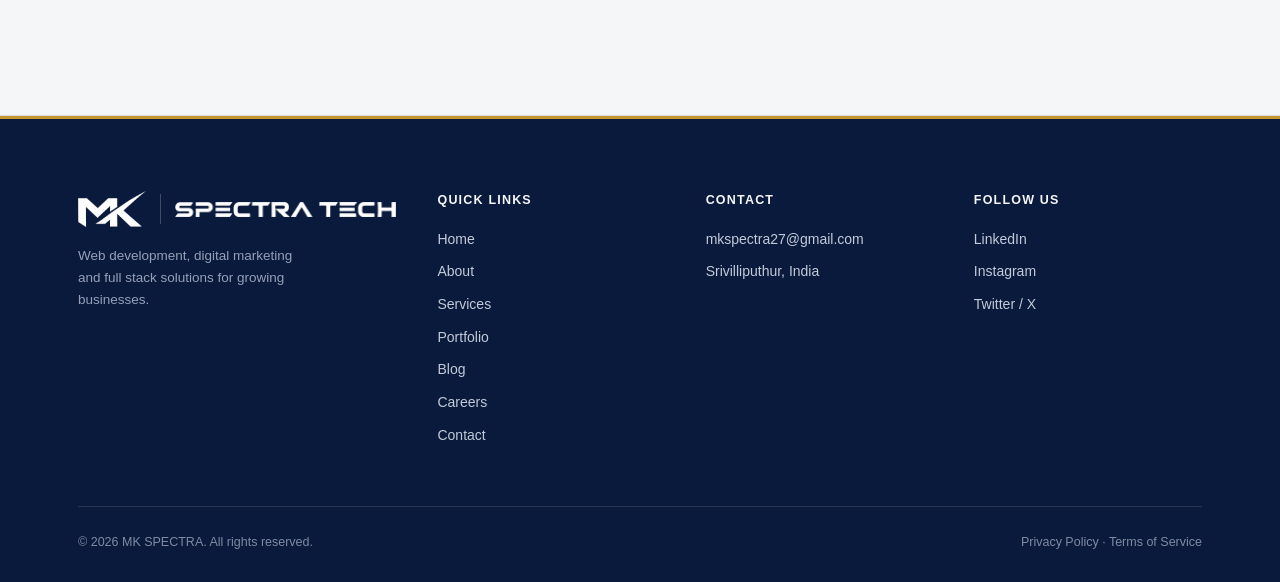
<file: mk-spectra-complete/website/terms.html>
<!DOCTYPE html>
<html lang="en">
<head>
<meta charset="UTF-8">
<meta name="viewport" content="width=device-width, initial-scale=1, viewport-fit=cover">
<title>Terms of Service — MK SPECTRA</title>
<meta name="description" content="The terms that apply when you use the MK SPECTRA website.">
<meta name="theme-color" content="#0a1a3c">
<link rel="canonical" href="https://www.example.com/terms.html">
<link rel="icon" href="assets/mk-dark.png">
<meta property="og:type" content="website">
<meta property="og:site_name" content="MK SPECTRA">
<meta property="og:title" content="Terms of Service — MK SPECTRA">
<meta property="og:description" content="The terms that apply when you use the MK SPECTRA website.">
<meta property="og:url" content="https://www.example.com/terms.html">
<meta property="og:image" content="https://www.example.com/assets/og-image.png">
<meta name="twitter:card" content="summary_large_image">
<meta name="twitter:title" content="Terms of Service — MK SPECTRA">
<meta name="twitter:description" content="The terms that apply when you use the MK SPECTRA website.">
<meta name="twitter:image" content="https://www.example.com/assets/og-image.png">
<script type="application/ld+json">
{"@context":"https://schema.org","@type":"Organization","name":"MK SPECTRA","url":"https://www.example.com","logo":"https://www.example.com/assets/mk-dark.png"}
</script>
<link rel="stylesheet" href="styles.css">
</head>
<body>
<a class="skip" href="#main">Skip to content</a>
<header id="siteHeader">
  <div class="wrap nav">
    <a class="brand" href="index.html" aria-label="MK Spectra Tech — home">
      <img class="brand-mark" src="assets/mk-dark.png" alt="MK">
      <span class="brand-sep" aria-hidden="true"></span>
      <img class="brand-word" src="assets/wm-name-dark.png" alt="Spectra Tech">
    </a>
    <nav id="siteNav" aria-label="Main"><ul><li><a href="index.html#top">Home</a></li><li><a href="index.html#about">About</a></li><li><a href="services.html">Services</a></li><li><a href="portfolio.html">Portfolio</a></li><li><a href="index.html#proof">Results</a></li><li><a href="contact.html">Contact</a></li></ul></nav>
    <a class="cta-btn" href="contact.html">Get in touch</a>
    <button class="menu-toggle" id="menuToggle" aria-label="Menu" aria-expanded="false" aria-controls="siteNav">&#9776;</button>
  </div>
</header>
<main id="main"><section class="page-hero">
  <div class="wrap">
    <p class="crumbs"><a href="index.html">Home</a> &nbsp;/&nbsp; Terms of Service</p>
    <h1>Terms of Service</h1>
    <p>The terms that apply when you use the MK SPECTRA website.</p>
  </div>
</section>
<section class="sec"><div class="wrap"><div class="prose">
<p class="updated">Last updated: 21 September 2026</p>
<p>By using the MK SPECTRA website you agree to these Terms of Service. If you do not agree, please do not use the site.</p>
<h2>Use of the website</h2>
<p>You may use this site for lawful purposes only. You must not attempt to disrupt the site, gain unauthorised access, or submit false or harmful content through our forms.</p>
<h2>Services</h2>
<p>Information on this site describes our general services. The scope, timeline and cost of any project are agreed with you in writing before work begins.</p>
<h2>Intellectual property</h2>
<p>The content, design and logos on this site belong to MK SPECTRA unless stated otherwise, and may not be copied or reused without permission.</p>
<h2>Third-party links</h2>
<p>This site may link to other websites. We are not responsible for their content or practices.</p>
<h2>Limitation of liability</h2>
<p>We aim to keep the information on this site accurate, but we provide it "as is" and are not liable for losses arising from its use, to the extent permitted by law.</p>
<h2>Changes</h2>
<p>We may update these terms from time to time. Continued use of the site means you accept the updated terms.</p>
<h2>Contact</h2>
<p>Questions about these terms? Email us at mkspectra27@gmail.com.</p>
</div></div></section></main>
<footer id="contact">
  <div class="wrap">
    <div class="footer-grid">
      <div>
        <div class="foot-brand">
          <img class="brand-mark" src="assets/mk-light.png" alt="MK">
          <span class="brand-sep" aria-hidden="true"></span>
          <img class="brand-word" style="height:15px" src="assets/wm-name-light.png" alt="Spectra Tech">
        </div>
        <p class="tag">Web development, digital marketing and full stack solutions for growing businesses.</p>
      </div>
      <div>
        <h5>Quick links</h5>
        <ul>
          <li><a href="index.html">Home</a></li>
          <li><a href="index.html#about">About</a></li>
          <li><a href="services.html">Services</a></li>
          <li><a href="portfolio.html">Portfolio</a></li>
          <li><a href="blog.html">Blog</a></li>
          <li><a href="careers.html">Careers</a></li>
          <li><a href="contact.html">Contact</a></li>
        </ul>
      </div>
      <div>
        <h5>Contact</h5>
        <ul>
          <li>mkspectra27@gmail.com</li>
          <li>Srivilliputhur, India</li>
        </ul>
      </div>
      <div>
        <h5>Follow us</h5>
        <ul>
          <li><a href="#">LinkedIn</a></li>
          <li><a href="#">Instagram</a></li>
          <li><a href="#">Twitter / X</a></li>
        </ul>
      </div>
    </div>
    <div class="bottom-bar">
      <span>&copy; 2026 MK SPECTRA. All rights reserved.</span>
      <span><a href="privacy.html">Privacy Policy</a> &middot; <a href="terms.html">Terms of Service</a></span>
    </div>
  </div>
</footer>
<script src="script.js"></script>
</body>
</html>
</file>
<file: mk-spectra-complete/website/styles.css>
:root{
    --ink:#0a1a3c;
    --paper:#f5f6f8;
    --paper-2:#eceef2;
    --moss:#0f2a5c;
    --moss-2:#0a1a3c;
    --gold:#c9962e;
    --line:#d6d9e0;
    --white:#ffffff;
    --muted:#55607a;
    --radius-s:2px;
    --radius-m:4px;
    --ease:cubic-bezier(.2,.7,.2,1);
    box-sizing:border-box;
  }
  *{box-sizing:inherit;margin:0;padding:0;}
  html{scroll-padding-top:84px;scroll-behavior:smooth;}
  body{
    background:var(--paper);
    color:var(--ink);
    font-family:"Iowan Old Style","Palatino Linotype",Palatino,Georgia,serif;
    line-height:1.55;
    -webkit-font-smoothing:antialiased;
    text-rendering:optimizeLegibility;
  }
  .sans{font-family:"Segoe UI",Helvetica,Arial,sans-serif;}
  a{color:inherit;text-decoration:none;}
  img,svg{max-width:100%;display:block;}
  .wrap{max-width:1180px;margin:0 auto;padding:0 28px;}
  :focus-visible{outline:2px solid var(--gold);outline-offset:3px;border-radius:2px;}
  ::selection{background:var(--gold);color:var(--ink);}

  /* ---------- HEADER ---------- */
  header{
    position:sticky;top:0;z-index:50;
    background:rgba(245,246,248,0.9);
    -webkit-backdrop-filter:saturate(160%) blur(10px);backdrop-filter:saturate(160%) blur(10px);
    border-bottom:1px solid var(--line);
    padding-top:env(safe-area-inset-top,0px);
    transition:box-shadow .3s var(--ease);
  }
  header.scrolled{box-shadow:0 8px 30px rgba(10,26,60,.08);}
  .nav{display:flex;align-items:center;justify-content:space-between;padding-top:14px;padding-bottom:14px;gap:24px;position:relative;}
  .brand{display:flex;align-items:center;gap:14px;flex-shrink:0;}
  .brand-mark{height:32px;width:auto;}
  .brand-sep{width:1px;height:26px;background:var(--line);}
  .brand-word{height:13px;width:auto;}
  nav ul{list-style:none;display:flex;gap:34px;}
  nav ul a{
    font-family:"Segoe UI",sans-serif;font-size:14.5px;position:relative;padding:6px 0;
    color:#26345a;transition:color .2s;
  }
  nav ul a::after{
    content:"";position:absolute;left:0;right:0;bottom:0;height:2px;background:var(--gold);
    transform:scaleX(0);transform-origin:left;transition:transform .3s var(--ease);
  }
  nav ul a:hover,nav ul a.active{color:var(--ink);}
  nav ul a:hover::after,nav ul a.active::after{transform:scaleX(1);}
  .cta-btn{
    font-family:"Segoe UI",sans-serif;font-size:14px;font-weight:600;
    background:var(--ink);color:var(--paper);
    padding:11px 22px;border-radius:var(--radius-s);
    border:1px solid var(--ink);white-space:nowrap;
    transition:background .25s,border-color .25s,transform .25s var(--ease),box-shadow .25s;
  }
  .cta-btn:hover{background:var(--moss);border-color:var(--moss);transform:translateY(-1px);box-shadow:0 8px 20px rgba(10,26,60,.22);}
  .menu-toggle{
    display:none;background:none;border:1px solid var(--line);border-radius:var(--radius-s);
    width:42px;height:42px;font-size:20px;color:var(--ink);cursor:pointer;
    transition:background .2s;
  }
  .menu-toggle:hover{background:var(--paper-2);}

  /* ---------- HERO ---------- */
  .hero{
    padding:84px 0 96px;
    border-bottom:1px solid var(--line);
    background:
      radial-gradient(900px 420px at 88% -10%, rgba(201,150,46,.10), transparent 60%),
      radial-gradient(700px 400px at -10% 110%, rgba(15,42,92,.07), transparent 60%),
      var(--paper);
  }
  .hero-grid{display:grid;grid-template-columns:1.1fr 0.9fr;gap:64px;align-items:center;}
  .eyebrow{
    font-family:"Segoe UI",sans-serif;font-size:12.5px;font-weight:600;color:var(--moss);
    letter-spacing:.9px;text-transform:uppercase;margin-bottom:20px;
    display:flex;align-items:center;gap:12px;
  }
  .eyebrow::before{content:"";width:28px;height:2px;background:var(--gold);flex-shrink:0;}
  h1{font-size:54px;line-height:1.07;font-weight:400;letter-spacing:-0.8px;margin-bottom:24px;}
  h1 .accent{color:var(--gold);font-style:italic;}
  .hero p.lede{font-size:18.5px;color:#34415f;max-width:46ch;margin-bottom:36px;line-height:1.6;}
  .btn-row{display:flex;gap:14px;flex-wrap:wrap;}
  .btn{
    font-family:"Segoe UI",sans-serif;font-size:14.5px;font-weight:600;
    padding:14px 28px;border-radius:var(--radius-s);border:1px solid var(--ink);
    transition:background .25s,color .25s,border-color .25s,transform .25s var(--ease),box-shadow .25s;
    display:inline-block;
  }
  .btn:hover{transform:translateY(-2px);}
  .btn.solid{background:var(--ink);color:var(--paper);}
  .btn.solid:hover{background:var(--moss);border-color:var(--moss);box-shadow:0 10px 24px rgba(10,26,60,.25);}
  .btn.outline{background:transparent;color:var(--ink);}
  .btn.outline:hover{background:var(--ink);color:var(--paper);}

  .hero-visual{
    aspect-ratio:4/5;background:var(--moss);
    border-radius:var(--radius-m);position:relative;overflow:hidden;
    display:flex;align-items:flex-end;
    box-shadow:0 30px 60px -20px rgba(10,26,60,.45);
  }
  /* PHOTO SWAP: replace the <svg class="art"> inside .hero-visual with <img class="art" src="your-photo.jpg" alt=""> */
  .art{position:absolute;inset:0;width:100%;height:100%;object-fit:cover;}
  .hero-tag{
    position:relative;margin:20px;background:var(--paper);
    padding:16px 18px;border-radius:var(--radius-s);border-left:3px solid var(--gold);
    font-family:"Segoe UI",sans-serif;font-size:13px;max-width:250px;color:var(--muted);
    box-shadow:0 14px 34px rgba(5,12,30,.35);
  }
  .hero-tag strong{display:block;font-size:20px;font-family:serif;color:var(--moss);margin-bottom:2px;}
  .float{animation:float 6s ease-in-out infinite;}
  .float.d2{animation-delay:-2s;animation-duration:7s;}
  .float.d3{animation-delay:-4s;animation-duration:8s;}
  @keyframes float{0%,100%{transform:translateY(0)}50%{transform:translateY(-7px)}}

  /* ---------- FEATURE STRIP ---------- */
  .strip{background:var(--paper-2);border-bottom:1px solid var(--line);padding:46px 0;}
  .strip-grid{display:grid;grid-template-columns:repeat(4,1fr);gap:20px;}
  .strip-item{display:flex;gap:14px;align-items:flex-start;padding:0 18px;border-left:1px solid var(--line);}
  .strip-item:first-child{border-left:none;padding-left:0;}
  .strip-num{font-family:"Segoe UI",sans-serif;font-size:12px;color:var(--gold);letter-spacing:1.2px;font-weight:600;}
  .strip-item h4{font-size:17px;margin:4px 0 6px;font-weight:600;}
  .strip-item p{font-family:"Segoe UI",sans-serif;font-size:13.5px;color:var(--muted);line-height:1.55;}

  /* ---------- ABOUT ---------- */
  .about{padding:110px 0;border-bottom:1px solid var(--line);}
  .about-grid{display:grid;grid-template-columns:0.9fr 1.1fr;gap:72px;align-items:center;}
  .about-visual{
    aspect-ratio:5/4;background:var(--paper-2);border:1px solid var(--line);
    border-radius:var(--radius-m);position:relative;
    box-shadow:0 24px 50px -24px rgba(10,26,60,.3);
  }
  .about-visual .art{border-radius:var(--radius-m);}
  .mission-card{
    position:absolute;bottom:-24px;left:-24px;background:var(--ink);color:var(--paper);
    padding:22px 24px;border-radius:var(--radius-s);max-width:240px;border-top:3px solid var(--gold);
    font-family:"Segoe UI",sans-serif;box-shadow:0 18px 40px rgba(10,26,60,.35);
  }
  .mission-card h5{font-size:13px;margin-bottom:8px;color:var(--gold);letter-spacing:1px;text-transform:uppercase;}
  .mission-card p{font-size:13px;line-height:1.55;color:#d6dbe8;}
  .about-copy h2{font-size:38px;font-weight:400;margin-bottom:22px;line-height:1.2;letter-spacing:-.4px;}
  .about-copy p{color:#34415f;margin-bottom:16px;max-width:56ch;font-size:17px;}

  /* ---------- SERVICES ---------- */
  .services{padding:110px 0;background:var(--paper-2);border-bottom:1px solid var(--line);}
  .services-head{display:flex;justify-content:space-between;align-items:flex-end;margin-bottom:56px;gap:30px;flex-wrap:wrap;}
  .services-head h2{font-size:38px;font-weight:400;max-width:20ch;letter-spacing:-.4px;}
  .services-head p{font-family:"Segoe UI",sans-serif;font-size:14.5px;color:var(--muted);max-width:38ch;}
  .services-grid{
    display:grid;grid-template-columns:repeat(3,1fr);gap:22px;
  }
  .service-card{
    padding:38px 32px;background:var(--paper);border:1px solid var(--line);border-radius:var(--radius-m);
    position:relative;overflow:hidden;
    transition:transform .35s var(--ease),box-shadow .35s var(--ease),border-color .35s;
  }
  .service-card::before{
    content:"";position:absolute;left:0;top:0;right:0;height:3px;background:var(--gold);
    transform:scaleX(0);transform-origin:left;transition:transform .45s var(--ease);
  }
  .service-card:hover{transform:translateY(-6px);box-shadow:0 24px 44px -18px rgba(10,26,60,.28);border-color:#c3c9d6;}
  .service-card:hover::before{transform:scaleX(1);}
  .svc-top{display:flex;justify-content:space-between;align-items:center;margin-bottom:22px;}
  .service-card .svc-index{font-family:"Segoe UI",sans-serif;font-size:12px;color:var(--gold);font-weight:600;letter-spacing:1.2px;}
  .svc-icon{
    width:46px;height:46px;border-radius:50%;background:var(--ink);color:var(--gold);
    display:flex;align-items:center;justify-content:center;
    transition:transform .35s var(--ease);
  }
  .service-card:hover .svc-icon{transform:rotate(-8deg) scale(1.08);}
  .svc-icon svg{width:22px;height:22px;}
  .service-card h3{font-size:21px;margin-bottom:12px;font-weight:600;}
  .service-card p{font-family:"Segoe UI",sans-serif;font-size:14px;color:var(--muted);margin-bottom:20px;line-height:1.65;}
  .service-card .learn{font-family:"Segoe UI",sans-serif;font-size:13.5px;color:var(--moss);font-weight:600;display:inline-flex;gap:6px;}
  .service-card .learn span{transition:transform .25s var(--ease);}
  .service-card .learn:hover span{transform:translateX(5px);}

  /* ---------- STATS + QUOTE ---------- */
  .proof{padding:100px 0;}
  .proof-grid{display:grid;grid-template-columns:1.1fr 0.9fr;gap:64px;align-items:center;}
  .stats-row{display:grid;grid-template-columns:repeat(2,1fr);gap:26px 24px;}
  .stat{padding:22px 0 0;border-top:2px solid var(--ink);}
  .stat h3{font-size:42px;color:var(--moss);margin-bottom:4px;font-weight:500;letter-spacing:-.5px;}
  .stat p{font-family:"Segoe UI",sans-serif;font-size:13.5px;color:var(--muted);}
  .quote{
    background:linear-gradient(155deg,#0f2a5c,#0a1a3c 70%);color:var(--paper);padding:44px 38px;border-radius:var(--radius-m);
    position:relative;overflow:hidden;box-shadow:0 28px 50px -22px rgba(10,26,60,.5);
  }
  .quote::before{
    content:"\201C";position:absolute;top:-30px;right:18px;font-size:130px;line-height:1;color:var(--gold);opacity:.22;font-family:Georgia,serif;
  }
  .quote p.qtext{padding-right:12px;font-size:18.5px;line-height:1.6;margin-bottom:26px;font-style:italic;position:relative;}
  .quote .who{display:flex;align-items:center;gap:14px;font-family:"Segoe UI",sans-serif;position:relative;}
  .who-avatar{width:44px;height:44px;border-radius:50%;background:#1c3a75;border:1.5px solid var(--gold);overflow:hidden;flex-shrink:0;}
  .who strong{display:block;font-size:14px;}
  .who span{font-size:12.5px;color:#aab4cc;}

  /* ---------- FOOTER ---------- */
  footer{background:var(--ink);color:#c3cad9;padding:72px 0 30px;border-top:3px solid var(--gold);}
  .footer-grid{display:grid;grid-template-columns:1.4fr 1fr 1fr 1fr;gap:40px;padding-bottom:48px;border-bottom:1px solid rgba(255,255,255,0.12);}
  .foot-brand{display:flex;align-items:center;gap:14px;}
  .foot-brand .brand-mark{height:36px;}
  .foot-brand .brand-sep{background:rgba(255,255,255,.22);height:30px;}
  .foot-word{height:100%;}
  .foot-lockup{width:200px;margin-top:20px;opacity:.95;}
  footer p.tag{font-family:"Segoe UI",sans-serif;font-size:13.5px;margin-top:18px;color:#95a0b8;max-width:30ch;line-height:1.6;}
  footer h5{font-family:"Segoe UI",sans-serif;font-size:12.5px;color:var(--paper);margin-bottom:18px;letter-spacing:1.2px;text-transform:uppercase;}
  footer ul{list-style:none;font-family:"Segoe UI",sans-serif;font-size:14px;}
  footer ul li{margin-bottom:11px;}
  footer ul a{transition:color .2s,padding-left .25s var(--ease);}
  footer ul a:hover{color:var(--gold);padding-left:4px;}
  .bottom-bar{
    display:flex;justify-content:space-between;padding-top:26px;
    font-family:"Segoe UI",sans-serif;font-size:12.5px;color:#7f8aa3;flex-wrap:wrap;gap:10px;
    padding-bottom:env(safe-area-inset-bottom,0px);
  }

  /* ---------- REVEAL ---------- */
  .reveal{opacity:0;transform:translateY(22px);transition:opacity .8s var(--ease),transform .8s var(--ease);}
  .reveal.in{opacity:1;transform:none;}
  .reveal[data-d="1"]{transition-delay:.1s}.reveal[data-d="2"]{transition-delay:.2s}.reveal[data-d="3"]{transition-delay:.3s}
  @media (prefers-reduced-motion:reduce){
    .reveal{opacity:1;transform:none;transition:none;}
    .float{animation:none;}
    html{scroll-behavior:auto;}
  }

  /* ---------- RESPONSIVE ---------- */
  @media (max-width:860px){
    .menu-toggle{display:block;}
    nav{position:absolute;left:0;right:0;top:100%;background:var(--paper);border-bottom:1px solid var(--line);
      box-shadow:0 20px 30px rgba(10,26,60,.1);max-height:0;overflow:hidden;transition:max-height .4s var(--ease);}
    header.open nav{max-height:340px;}
    nav ul{flex-direction:column;gap:0;padding:8px 28px 18px;}
    nav ul li a{display:block;padding:14px 0;border-bottom:1px solid var(--line);font-size:16px;}
    nav ul a::after{display:none;}
    .nav{gap:14px;}
    .brand{margin-right:auto;}
    .hero{padding:48px 0 64px;}
    .hero-grid,.about-grid,.proof-grid{grid-template-columns:1fr;gap:44px;}
    .hero-visual{order:-1;aspect-ratio:4/5;max-width:460px;width:100%;margin:0 auto;}
    .hero-tag{margin:14px;padding:12px 14px;max-width:210px;}
    .hero-tag strong{font-size:17px;}
    .strip-grid{grid-template-columns:repeat(2,1fr);}
    .strip-item{border-left:none;padding-left:0;border-top:1px solid var(--line);padding-top:20px;}
    .strip-item:first-child{border-top:none;padding-top:0;}
    .services-grid{grid-template-columns:1fr;}
    .footer-grid{grid-template-columns:1fr 1fr;}
    h1{font-size:38px;}
    .about{padding:80px 0;}.services{padding:80px 0;}.proof{padding:72px 0;}
    .about-copy h2,.services-head h2{font-size:29px;}
    .mission-card{position:static;margin-top:16px;max-width:none;}
    .about-visual{aspect-ratio:5/4;margin-bottom:0;}
  }
  @media (max-width:560px){
    .cta-btn{display:none;}
    .strip-grid{grid-template-columns:1fr;}
    .strip-item{border-top:1px solid var(--line);padding-top:20px;}
    .brand-word{height:11px;}
    .brand{gap:10px;}
    .footer-grid{grid-template-columns:1fr;}
    .stats-row{gap:22px 16px;}.stat h3{font-size:34px;}
  }

/* =====================================================
   ADDITIONS — new sections, inner pages, form, WhatsApp
   ===================================================== */
.sec{padding:110px 0;border-bottom:1px solid var(--line);}
.sec.alt{background:var(--paper-2);}
.sec h2.title{font-size:38px;font-weight:400;letter-spacing:-.4px;line-height:1.2;}
.center-head{text-align:center;max-width:640px;margin:0 auto 56px;}
.center-head .eyebrow{justify-content:center;}
.center-head .eyebrow::before{display:none;}
.center-head p.sub{font-family:"Segoe UI",sans-serif;font-size:15px;color:var(--muted);margin-top:14px;}

/* ---- process ---- */
.process-grid{display:grid;grid-template-columns:repeat(4,1fr);gap:22px;counter-reset:step;position:relative;}
.step{position:relative;padding:32px 26px;background:var(--paper);border:1px solid var(--line);border-radius:var(--radius-m);transition:transform .35s var(--ease),box-shadow .35s var(--ease);}
.step:hover{transform:translateY(-5px);box-shadow:0 22px 40px -20px rgba(10,26,60,.28);}
.step .num{font-family:Georgia,serif;font-size:46px;color:var(--gold);line-height:1;margin-bottom:16px;opacity:.9;}
.step h3{font-size:19px;font-weight:600;margin-bottom:8px;}
.step p{font-family:"Segoe UI",sans-serif;font-size:13.5px;color:var(--muted);line-height:1.65;}

/* ---- portfolio / blog cards ---- */
.port-grid{display:grid;grid-template-columns:repeat(3,1fr);gap:26px;}
.port-card{background:var(--paper);border:1px solid var(--line);border-radius:var(--radius-m);overflow:hidden;display:flex;flex-direction:column;
  transition:transform .35s var(--ease),box-shadow .35s var(--ease);}
.port-card:hover{transform:translateY(-6px);box-shadow:0 26px 46px -20px rgba(10,26,60,.32);}
.thumb{aspect-ratio:16/10;background:var(--moss);overflow:hidden;}
.thumb svg{width:100%;height:100%;transition:transform .6s var(--ease);}
.port-card:hover .thumb svg{transform:scale(1.05);}
.port-body{padding:24px 26px 28px;}
.tag-chip{display:inline-block;font-family:"Segoe UI",sans-serif;font-size:11px;font-weight:600;letter-spacing:1px;text-transform:uppercase;color:var(--gold);margin-bottom:10px;}
.port-body h3{font-size:20px;font-weight:600;margin-bottom:8px;}
.port-body p{font-family:"Segoe UI",sans-serif;font-size:13.5px;color:var(--muted);line-height:1.65;}
.port-body .meta{font-family:"Segoe UI",sans-serif;font-size:12.5px;color:#8792ab;margin-top:14px;}
.more-row{text-align:center;margin-top:44px;}

/* ---- tech stack ---- */
.tech-wrap{display:flex;flex-wrap:wrap;gap:12px;justify-content:center;max-width:860px;margin:0 auto;}
.chip{font-family:"Segoe UI",sans-serif;font-size:14px;font-weight:600;padding:11px 20px;border:1px solid var(--line);background:var(--paper);
  border-radius:40px;color:var(--ink);transition:background .25s,color .25s,border-color .25s,transform .25s var(--ease);}
.chip:hover{background:var(--ink);color:var(--paper);border-color:var(--ink);transform:translateY(-3px);}

/* ---- testimonials ---- */
.test-grid{display:grid;grid-template-columns:repeat(3,1fr);gap:24px;}
.test-card{background:var(--paper);border:1px solid var(--line);border-radius:var(--radius-m);padding:34px 30px;position:relative;display:flex;flex-direction:column;justify-content:space-between;gap:26px;}
.test-card::before{content:"\201C";position:absolute;top:8px;right:22px;font-size:80px;font-family:Georgia,serif;color:var(--gold);opacity:.35;line-height:1;}
.stars{color:var(--gold);letter-spacing:3px;font-size:15px;margin-bottom:14px;}
.test-card p.t{font-size:16.5px;line-height:1.65;font-style:italic;color:#26345a;}
.test-card .who{display:flex;align-items:center;gap:12px;font-family:"Segoe UI",sans-serif;}
.test-card .who-avatar{background:var(--paper-2);border-color:var(--line);}
.test-card .who strong{font-size:14px;color:var(--ink);display:block;}
.test-card .who span{font-size:12.5px;color:var(--muted);}

/* ---- pricing ---- */
.price-grid{display:grid;grid-template-columns:repeat(3,1fr);gap:24px;align-items:stretch;}
.price-card{background:var(--paper);border:1px solid var(--line);border-radius:var(--radius-m);padding:40px 32px;display:flex;flex-direction:column;position:relative;
  transition:transform .35s var(--ease),box-shadow .35s var(--ease);}
.price-card:hover{transform:translateY(-6px);box-shadow:0 26px 46px -22px rgba(10,26,60,.3);}
.price-card.featured{background:linear-gradient(160deg,#0f2a5c,#0a1a3c 75%);color:var(--paper);border-color:var(--ink);}
.price-card .badge{position:absolute;top:-13px;left:32px;background:var(--gold);color:var(--ink);font-family:"Segoe UI",sans-serif;font-size:11px;font-weight:700;letter-spacing:1px;text-transform:uppercase;padding:6px 12px;border-radius:2px;}
.price-card h3{font-size:22px;font-weight:600;margin-bottom:6px;}
.price-card .for{font-family:"Segoe UI",sans-serif;font-size:13.5px;color:var(--muted);margin-bottom:22px;}
.price-card.featured .for{color:#aab4cc;}
.price-card .amt{font-family:Georgia,serif;font-size:30px;margin-bottom:22px;color:var(--moss);}
.price-card.featured .amt{color:var(--gold);}
.price-card ul{list-style:none;font-family:"Segoe UI",sans-serif;font-size:14px;margin-bottom:30px;flex:1;}
.price-card li{padding:10px 0 10px 28px;position:relative;border-top:1px solid var(--line);}
.price-card.featured li{border-color:rgba(255,255,255,.14);}
.price-card li::before{content:"";position:absolute;left:2px;top:15px;width:10px;height:6px;border-left:2px solid var(--gold);border-bottom:2px solid var(--gold);transform:rotate(-45deg);}
.price-card .btn{text-align:center;}
.price-card.featured .btn.solid{background:var(--gold);border-color:var(--gold);color:var(--ink);}
.price-card.featured .btn.solid:hover{background:#e2b455;border-color:#e2b455;}

/* ---- team ---- */
.team-grid{display:grid;grid-template-columns:repeat(3,1fr);gap:26px;max-width:960px;margin:0 auto;}
.member{text-align:center;}
.member .ph{aspect-ratio:1/1;background:var(--moss);border-radius:var(--radius-m);margin-bottom:18px;overflow:hidden;position:relative;transition:box-shadow .35s var(--ease),transform .35s var(--ease);}
.member:hover .ph{transform:translateY(-5px);box-shadow:0 24px 40px -20px rgba(10,26,60,.4);}
.member .ph svg,.member .ph img{width:100%;height:100%;object-fit:cover;}
.member h4{font-size:18px;font-weight:600;}
.member span{font-family:"Segoe UI",sans-serif;font-size:13.5px;color:var(--muted);}

/* ---- FAQ ---- */
.faq-list{max-width:820px;margin:0 auto;border-top:1px solid var(--line);}
.faq-list details{border-bottom:1px solid var(--line);}
.faq-list summary{cursor:pointer;list-style:none;padding:24px 44px 24px 0;font-size:18px;font-weight:600;position:relative;transition:color .2s;}
.faq-list summary::-webkit-details-marker{display:none;}
.faq-list summary:hover{color:var(--moss);}
.faq-list summary::after{content:"+";position:absolute;right:6px;top:50%;transform:translateY(-50%);font-family:"Segoe UI",sans-serif;font-size:26px;font-weight:300;color:var(--gold);transition:transform .3s var(--ease);}
.faq-list details[open] summary::after{transform:translateY(-50%) rotate(45deg);}
.faq-list details p{font-family:"Segoe UI",sans-serif;font-size:15px;color:var(--muted);padding:0 44px 26px 0;line-height:1.75;}

/* ---- CTA banner ---- */
.cta-sec{padding:90px 0;background:var(--paper);}
.cta-card{background:linear-gradient(135deg,#0f2a5c,#0a1a3c 70%);color:var(--paper);border-radius:var(--radius-m);padding:64px 56px;display:flex;justify-content:space-between;align-items:center;gap:36px;flex-wrap:wrap;
  border-left:4px solid var(--gold);position:relative;overflow:hidden;box-shadow:0 30px 60px -28px rgba(10,26,60,.55);}
.cta-card::after{content:"";position:absolute;right:-80px;top:-80px;width:280px;height:280px;border-radius:50%;background:var(--gold);opacity:.1;}
.cta-card h2{font-size:36px;font-weight:400;line-height:1.2;max-width:22ch;position:relative;}
.cta-card p{font-family:"Segoe UI",sans-serif;color:#b7c0d6;margin-top:10px;font-size:15px;position:relative;}
.cta-card .btn{background:var(--gold);border-color:var(--gold);color:var(--ink);position:relative;z-index:1;}
.cta-card .btn:hover{background:#e2b455;border-color:#e2b455;}

/* ---- inner page hero ---- */
.page-hero{background:linear-gradient(155deg,#0f2a5c,#0a1a3c 75%);color:var(--paper);padding:84px 0 76px;border-bottom:3px solid var(--gold);position:relative;overflow:hidden;}
.page-hero::after{content:"";position:absolute;right:-120px;top:-140px;width:420px;height:420px;border-radius:50%;background:var(--gold);opacity:.08;}
.crumbs{font-family:"Segoe UI",sans-serif;font-size:13px;color:#9db0d6;margin-bottom:18px;}
.crumbs a:hover{color:var(--gold);}
.page-hero h1{font-size:48px;margin-bottom:16px;color:var(--paper);}
.page-hero p{font-family:"Segoe UI",sans-serif;font-size:16.5px;color:#b7c0d6;max-width:56ch;line-height:1.7;}

/* ---- services page ---- */
.svc-detail{display:grid;grid-template-columns:1fr 1fr;gap:64px;align-items:center;}
.svc-detail.flip .svc-copy{order:2;}
.svc-copy h2{font-size:34px;font-weight:400;margin-bottom:16px;letter-spacing:-.3px;}
.svc-copy p{font-size:17px;color:#34415f;margin-bottom:22px;max-width:52ch;}
.svc-panel{background:var(--paper);border:1px solid var(--line);border-radius:var(--radius-m);padding:36px 34px;box-shadow:0 22px 44px -24px rgba(10,26,60,.3);border-top:3px solid var(--gold);}
.svc-panel h4{font-family:"Segoe UI",sans-serif;font-size:12.5px;letter-spacing:1.2px;text-transform:uppercase;color:var(--gold);margin-bottom:14px;}
.svc-panel ul{list-style:none;font-family:"Segoe UI",sans-serif;font-size:15px;}
.svc-panel li{padding:11px 0 11px 30px;border-top:1px solid var(--line);position:relative;color:#26345a;}
.svc-panel li:first-child{border-top:none;}
.svc-panel li::before{content:"";position:absolute;left:3px;top:16px;width:11px;height:6px;border-left:2px solid var(--gold);border-bottom:2px solid var(--gold);transform:rotate(-45deg);}

/* ---- contact page ---- */
.contact-grid{display:grid;grid-template-columns:1.15fr .85fr;gap:56px;align-items:start;}
.form-card{background:var(--paper);border:1px solid var(--line);border-radius:var(--radius-m);padding:44px 40px;box-shadow:0 26px 50px -28px rgba(10,26,60,.35);border-top:3px solid var(--gold);}
.form-card h2{font-size:28px;font-weight:400;margin-bottom:6px;}
.form-card > p{font-family:"Segoe UI",sans-serif;font-size:14.5px;color:var(--muted);margin-bottom:28px;}
.field{margin-bottom:20px;}
.field label{display:block;font-family:"Segoe UI",sans-serif;font-size:13px;font-weight:600;margin-bottom:8px;color:#26345a;}
.field input,.field select,.field textarea{
  width:100%;font-family:"Segoe UI",sans-serif;font-size:15px;color:var(--ink);background:#fff;border:1px solid var(--line);border-radius:var(--radius-s);padding:13px 14px;
  transition:border-color .2s,box-shadow .2s;appearance:none;-webkit-appearance:none;}
.field select{background-image:url("data:image/svg+xml,%3Csvg xmlns='http://www.w3.org/2000/svg' width='12' height='8'%3E%3Cpath d='M1 1l5 5 5-5' fill='none' stroke='%230a1a3c' stroke-width='2'/%3E%3C/svg%3E");background-repeat:no-repeat;background-position:right 14px center;padding-right:40px;}
.field textarea{min-height:140px;resize:vertical;line-height:1.6;}
.field input:focus,.field select:focus,.field textarea:focus{outline:none;border-color:var(--moss);box-shadow:0 0 0 3px rgba(201,150,46,.28);}
.field.invalid input,.field.invalid select,.field.invalid textarea{border-color:#c0392b;}
.field .err{display:none;font-family:"Segoe UI",sans-serif;font-size:12.5px;color:#c0392b;margin-top:6px;}
.field.invalid .err{display:block;}
.hp{position:absolute;left:-9999px;opacity:0;height:0;width:0;}
.form-row{display:grid;grid-template-columns:1fr 1fr;gap:18px;}
.submit{width:100%;cursor:pointer;font-size:15px;padding:15px 28px;}
.submit[disabled]{opacity:.6;cursor:wait;transform:none;}
.form-status{display:none;font-family:"Segoe UI",sans-serif;font-size:14.5px;padding:14px 16px;border-radius:var(--radius-s);margin-top:18px;line-height:1.55;}
.form-status.ok{display:block;background:#e7f5ee;color:#1d6b47;border:1px solid #b7e0c9;}
.form-status.bad{display:block;background:#fdecea;color:#a3271b;border:1px solid #f3c1bb;}
.info-card{background:var(--ink);color:var(--paper);border-radius:var(--radius-m);padding:38px 34px;margin-bottom:24px;border-top:3px solid var(--gold);}
.info-card h3{font-size:22px;font-weight:400;margin-bottom:22px;}
.info-list{list-style:none;font-family:"Segoe UI",sans-serif;font-size:14.5px;}
.info-list li{display:flex;gap:14px;padding:14px 0;border-top:1px solid rgba(255,255,255,.12);color:#d6dbe8;}
.info-list li:first-child{border-top:none;padding-top:0;}
.info-list svg{width:20px;height:20px;flex-shrink:0;color:var(--gold);margin-top:2px;}
.info-list small{display:block;color:#8f9bb8;font-size:12px;letter-spacing:.8px;text-transform:uppercase;margin-bottom:2px;}
.map-box{border:1px solid var(--line);border-radius:var(--radius-m);overflow:hidden;aspect-ratio:4/3;background:var(--paper-2);position:relative;}
.map-box iframe{width:100%;height:100%;border:0;}
.map-box svg{width:100%;height:100%;}

/* ---- legal / prose ---- */
.prose{max-width:780px;margin:0 auto;}
.prose h2{font-size:26px;font-weight:600;margin:44px 0 12px;}
.prose h2:first-child{margin-top:0;}
.prose p,.prose li{font-size:16.5px;color:#34415f;margin-bottom:14px;line-height:1.75;}
.prose ul{padding-left:22px;margin-bottom:16px;}
.prose a{color:var(--moss);text-decoration:underline;text-decoration-color:var(--gold);text-underline-offset:3px;}
.prose .updated{font-family:"Segoe UI",sans-serif;font-size:13px;color:var(--muted);margin-bottom:30px;}

/* ---- careers ---- */
.roles{max-width:860px;margin:0 auto;}
.role{display:flex;justify-content:space-between;align-items:center;gap:20px;flex-wrap:wrap;padding:28px 30px;background:var(--paper);border:1px solid var(--line);border-radius:var(--radius-m);margin-bottom:16px;
  transition:transform .3s var(--ease),box-shadow .3s var(--ease),border-color .3s;}
.role:hover{transform:translateX(6px);box-shadow:0 16px 32px -20px rgba(10,26,60,.35);border-color:var(--gold);}
.role h3{font-size:20px;font-weight:600;}
.role p{font-family:"Segoe UI",sans-serif;font-size:13.5px;color:var(--muted);margin-top:4px;}

/* ---- WhatsApp floating button ---- */
.wa-btn{position:fixed;right:22px;bottom:calc(22px + env(safe-area-inset-bottom,0px));z-index:60;width:58px;height:58px;border-radius:50%;background:#25D366;color:#fff;
  display:flex;align-items:center;justify-content:center;box-shadow:0 12px 28px rgba(0,0,0,.28);transition:transform .25s var(--ease),box-shadow .25s;}
.wa-btn:hover{transform:scale(1.08);box-shadow:0 16px 34px rgba(0,0,0,.34);}
.wa-btn svg{width:30px;height:30px;}
.wa-btn::before{content:"";position:absolute;inset:0;border-radius:50%;background:#25D366;opacity:.45;animation:pulse 2.4s ease-out infinite;z-index:-1;}
@keyframes pulse{0%{transform:scale(1);opacity:.45}100%{transform:scale(1.6);opacity:0}}
@media (prefers-reduced-motion:reduce){.wa-btn::before{animation:none;}}

/* ---- responsive additions ---- */
@media (max-width:980px){
  .process-grid{grid-template-columns:repeat(2,1fr);}
  .port-grid,.test-grid,.price-grid{grid-template-columns:repeat(2,1fr);}
  .price-card.featured{order:-1;}
}
@media (max-width:860px){
  .sec{padding:80px 0;}
  .sec h2.title,.svc-copy h2{font-size:29px;}
  .svc-detail,.contact-grid{grid-template-columns:1fr;gap:36px;}
  .svc-detail.flip .svc-copy{order:0;}
  .page-hero{padding:60px 0 54px;}
  .page-hero h1{font-size:36px;}
  .cta-card{padding:44px 30px;}
  .cta-card h2{font-size:28px;}
  .form-card{padding:34px 24px;}
  .team-grid{grid-template-columns:repeat(3,1fr);gap:14px;}
}
@media (max-width:640px){
  .process-grid,.port-grid,.test-grid,.price-grid{grid-template-columns:1fr;}
  .form-row{grid-template-columns:1fr;gap:0;}
  .team-grid{grid-template-columns:1fr;max-width:280px;}
  .faq-list summary{font-size:16.5px;}
}

/* real project photos sit on top of the illustration; if the file is missing the illustration shows */
.thumb{position:relative;}
.thumb img.shot{position:absolute;inset:0;width:100%;height:100%;object-fit:cover;display:block;transition:transform .6s var(--ease);}
.port-card:hover .thumb img.shot{transform:scale(1.05);}

/* ---- skip link ---- */
.skip{position:absolute;left:12px;top:-60px;z-index:200;background:var(--ink);color:#fff;padding:12px 18px;border-radius:4px;font-family:"Segoe UI",sans-serif;font-size:14px;transition:top .2s;}
.skip:focus{top:12px;}

/* ---- portfolio filter ---- */
.filters{display:flex;flex-wrap:wrap;gap:10px;justify-content:center;margin-bottom:44px;}
.fbtn{font-family:"Segoe UI",sans-serif;font-size:14px;font-weight:600;padding:11px 22px;border-radius:40px;border:1px solid var(--line);background:var(--paper);color:var(--ink);cursor:pointer;
  transition:background .25s,color .25s,border-color .25s,transform .25s var(--ease);}
.fbtn:hover{border-color:var(--ink);transform:translateY(-2px);}
.fbtn.active{background:var(--ink);color:var(--paper);border-color:var(--ink);}
.port-card[hidden]{display:none;}

/* ---- lightbox ---- */
.thumb img.shot{cursor:zoom-in;}
.lb{position:fixed;inset:0;z-index:120;background:rgba(5,12,30,.92);display:none;flex-direction:column;align-items:center;justify-content:center;padding:24px;
  padding-top:calc(24px + env(safe-area-inset-top,0px));padding-bottom:calc(24px + env(safe-area-inset-bottom,0px));}
.lb.open{display:flex;animation:lbin .25s var(--ease);}
@keyframes lbin{from{opacity:0}to{opacity:1}}
.lb img{max-width:min(1200px,94vw);max-height:78vh;width:auto;height:auto;border-radius:6px;box-shadow:0 30px 80px rgba(0,0,0,.6);background:#fff;}
.lb .cap{font-family:"Segoe UI",sans-serif;color:#dfe5f3;margin-top:18px;font-size:15px;text-align:center;}
.lb button{position:absolute;background:rgba(255,255,255,.12);color:#fff;border:1px solid rgba(255,255,255,.25);width:46px;height:46px;border-radius:50%;font-size:22px;cursor:pointer;transition:background .2s;}
.lb button:hover{background:rgba(255,255,255,.28);}
.lb .x{top:calc(18px + env(safe-area-inset-top,0px));right:18px;}
.lb .pv{left:18px;top:50%;transform:translateY(-50%);}
.lb .nx{right:18px;top:50%;transform:translateY(-50%);}
@media (max-width:640px){.lb .pv,.lb .nx{top:auto;bottom:calc(18px + env(safe-area-inset-bottom,0px));transform:none;}.lb .pv{left:calc(50% - 56px);}.lb .nx{right:calc(50% - 56px);}.lb .cap{margin-bottom:56px;}}

/* ---- back to top ---- */
.to-top{position:fixed;right:30px;bottom:calc(92px + env(safe-area-inset-bottom,0px));z-index:59;width:44px;height:44px;border-radius:50%;border:1px solid var(--line);background:var(--paper);color:var(--ink);
  font-size:18px;cursor:pointer;box-shadow:0 8px 20px rgba(10,26,60,.18);opacity:0;visibility:hidden;transform:translateY(10px);transition:opacity .3s,transform .3s var(--ease),visibility .3s,background .2s,color .2s;}
.to-top.show{opacity:1;visibility:visible;transform:none;}
.to-top:hover{background:var(--ink);color:var(--paper);}

/* ---- cookie banner ---- */
.cookie{position:fixed;left:22px;bottom:calc(22px + env(safe-area-inset-bottom,0px));z-index:110;max-width:390px;background:var(--ink);color:#d6dbe8;border-radius:var(--radius-m);padding:22px 24px;border-top:3px solid var(--gold);
  font-family:"Segoe UI",sans-serif;font-size:13.5px;line-height:1.6;box-shadow:0 22px 50px rgba(5,12,30,.45);}
.cookie p{margin-bottom:16px;}
.cookie a{color:var(--gold);text-decoration:underline;text-underline-offset:3px;}
.cookie .row{display:flex;gap:10px;}
.cookie button{font-family:inherit;font-size:13.5px;font-weight:600;padding:10px 20px;border-radius:2px;cursor:pointer;border:1px solid var(--gold);transition:background .2s,color .2s;}
.cookie .yes{background:var(--gold);color:var(--ink);}.cookie .yes:hover{background:#e2b455;}
.cookie .no{background:transparent;color:#fff;border-color:rgba(255,255,255,.35);}.cookie .no:hover{background:rgba(255,255,255,.1);}
@media (max-width:560px){.cookie{left:12px;right:12px;max-width:none;bottom:calc(12px + env(safe-area-inset-bottom,0px));}.to-top{right:22px;}}

/* ---- hero background ---- */
.hero.hero-bg{
  position:relative;overflow:hidden;
  min-height:70vh;
  display:flex;align-items:center;
  border-bottom:1px solid rgba(255,255,255,.1);
}
.hero-bg-img{
  position:absolute;inset:0;
  width:100%;height:100%;
  object-fit:cover;object-position:center top;
  display:block;
  transform:scale(1.04);
  transition:transform 8s ease;
}
.hero.hero-bg:hover .hero-bg-img{transform:scale(1.08);}
.hero-bg-overlay{
  position:absolute;inset:0;
  background:linear-gradient(120deg,rgba(4,10,24,.82) 0%,rgba(6,14,31,.68) 55%,rgba(10,26,60,.45) 100%);
}
.hero-bg-content{
  position:relative;z-index:1;
  padding:80px 0 70px;
  max-width:680px;
}
.hero-badge-row{display:flex;align-items:center;gap:10px;margin-bottom:24px;}
.hero-dot{width:8px;height:8px;border-radius:50%;background:#3fbf7f;box-shadow:0 0 0 4px rgba(63,191,127,.22);flex-shrink:0;}
.hero.hero-bg h1{font-size:54px;line-height:1.06;font-weight:400;letter-spacing:-1px;color:#fff;margin-bottom:20px;}
.hero.hero-bg h1 .accent{color:var(--gold);font-style:italic;}
.hero.hero-bg p.lede{font-size:17.5px;color:#9aaac8;max-width:46ch;margin-bottom:34px;line-height:1.7;}
.btn.ghost{background:transparent;color:#fff;border:1px solid rgba(255,255,255,.4);}
.btn.ghost:hover{background:rgba(255,255,255,.12);border-color:#fff;}
.btn.ghost .arr{transition:transform .25s var(--ease);display:inline-block;}
.btn.ghost:hover .arr{transform:translateX(5px);}
.hero-stats{display:flex;align-items:center;margin-top:44px;padding-top:24px;border-top:1px solid rgba(255,255,255,.14);}
.hstat{display:flex;flex-direction:column;gap:4px;padding:0 24px;}
.hstat:first-child{padding-left:0;}
.hstat strong{font-family:Georgia,serif;font-size:28px;color:#fff;font-weight:400;line-height:1;}
.hstat span{font-family:"Segoe UI",sans-serif;font-size:11px;color:#6a7d9e;letter-spacing:1px;text-transform:uppercase;}
.hstat-div{width:1px;height:32px;background:rgba(255,255,255,.15);flex-shrink:0;}
@media(max-width:860px){
  .hero.hero-bg{min-height:60vh;}
  .hero.hero-bg h1{font-size:40px;}
  .hero-bg-content{padding:64px 0 56px;}
}
@media(max-width:560px){
  .hero.hero-bg{min-height:55vh;}
  .hero.hero-bg h1{font-size:32px;letter-spacing:-.6px;}
  .hero.hero-bg p.lede{font-size:15.5px;}
  .hero-bg-content{padding:52px 0 44px;}
  .hstat-div{display:none;}
  .hstat{padding:0;margin-right:18px;}
}.fcard{position:absolute;background:#fff;box-shadow:0 18px 40px rgba(5,12,30,.38);font-family:"Segoe UI",sans-serif;color:var(--ink);}
.fcard.badge{top:20px;right:20px;padding:9px 16px;border-radius:30px;font-size:12.5px;font-weight:600;display:flex;align-items:center;gap:8px;}
.fcard.badge i{width:9px;height:9px;border-radius:50%;background:#3fbf7f;display:block;box-shadow:0 0 0 4px rgba(63,191,127,.25);}
.fcard.stat{right:20px;bottom:24px;width:172px;padding:16px 18px 14px;border-radius:10px;}
.fcard.stat small{display:block;font-size:10.5px;font-weight:600;letter-spacing:1px;color:var(--muted);}
.fcard.stat b{display:block;font-family:Georgia,serif;font-size:26px;font-weight:400;margin:2px 0 6px;color:var(--ink);}
.fcard.stat svg{width:100%;height:30px;display:block;}
@media (max-width:560px){.fcard.stat{display:none;}}
</file>
